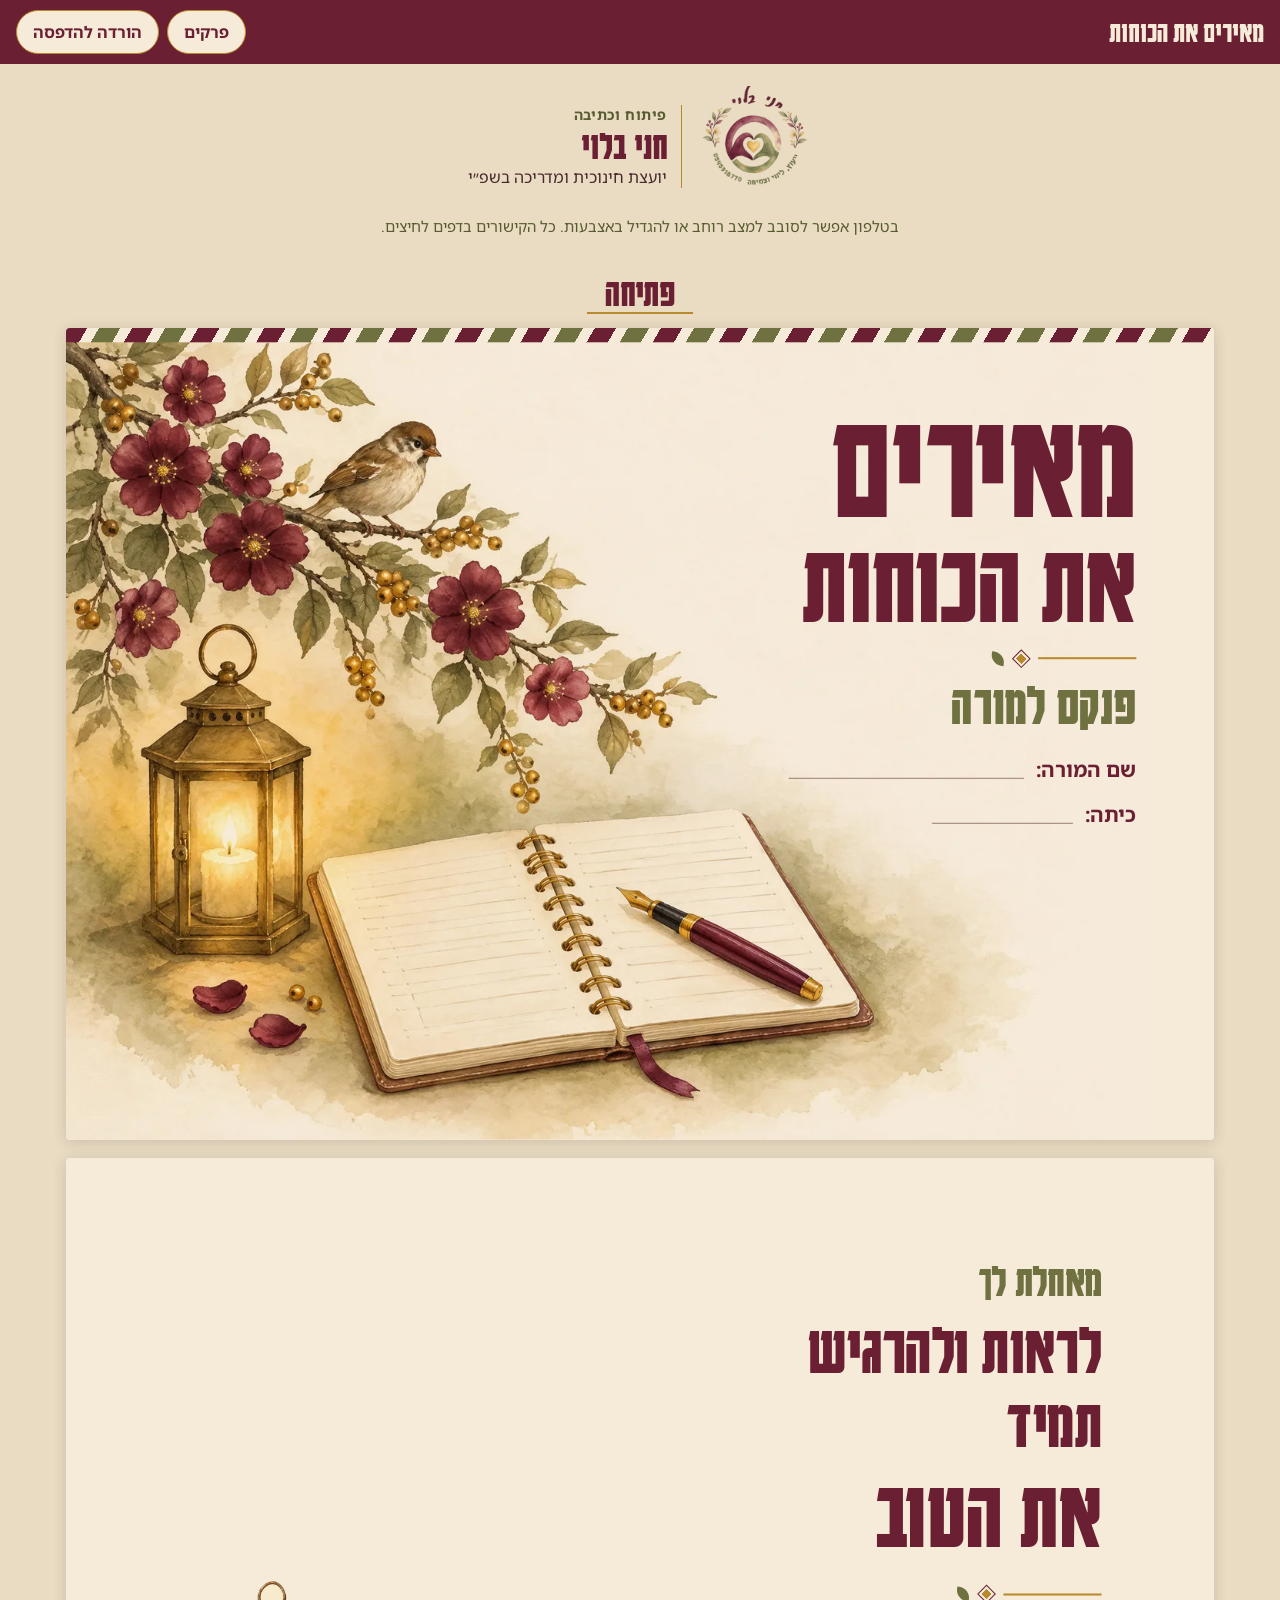
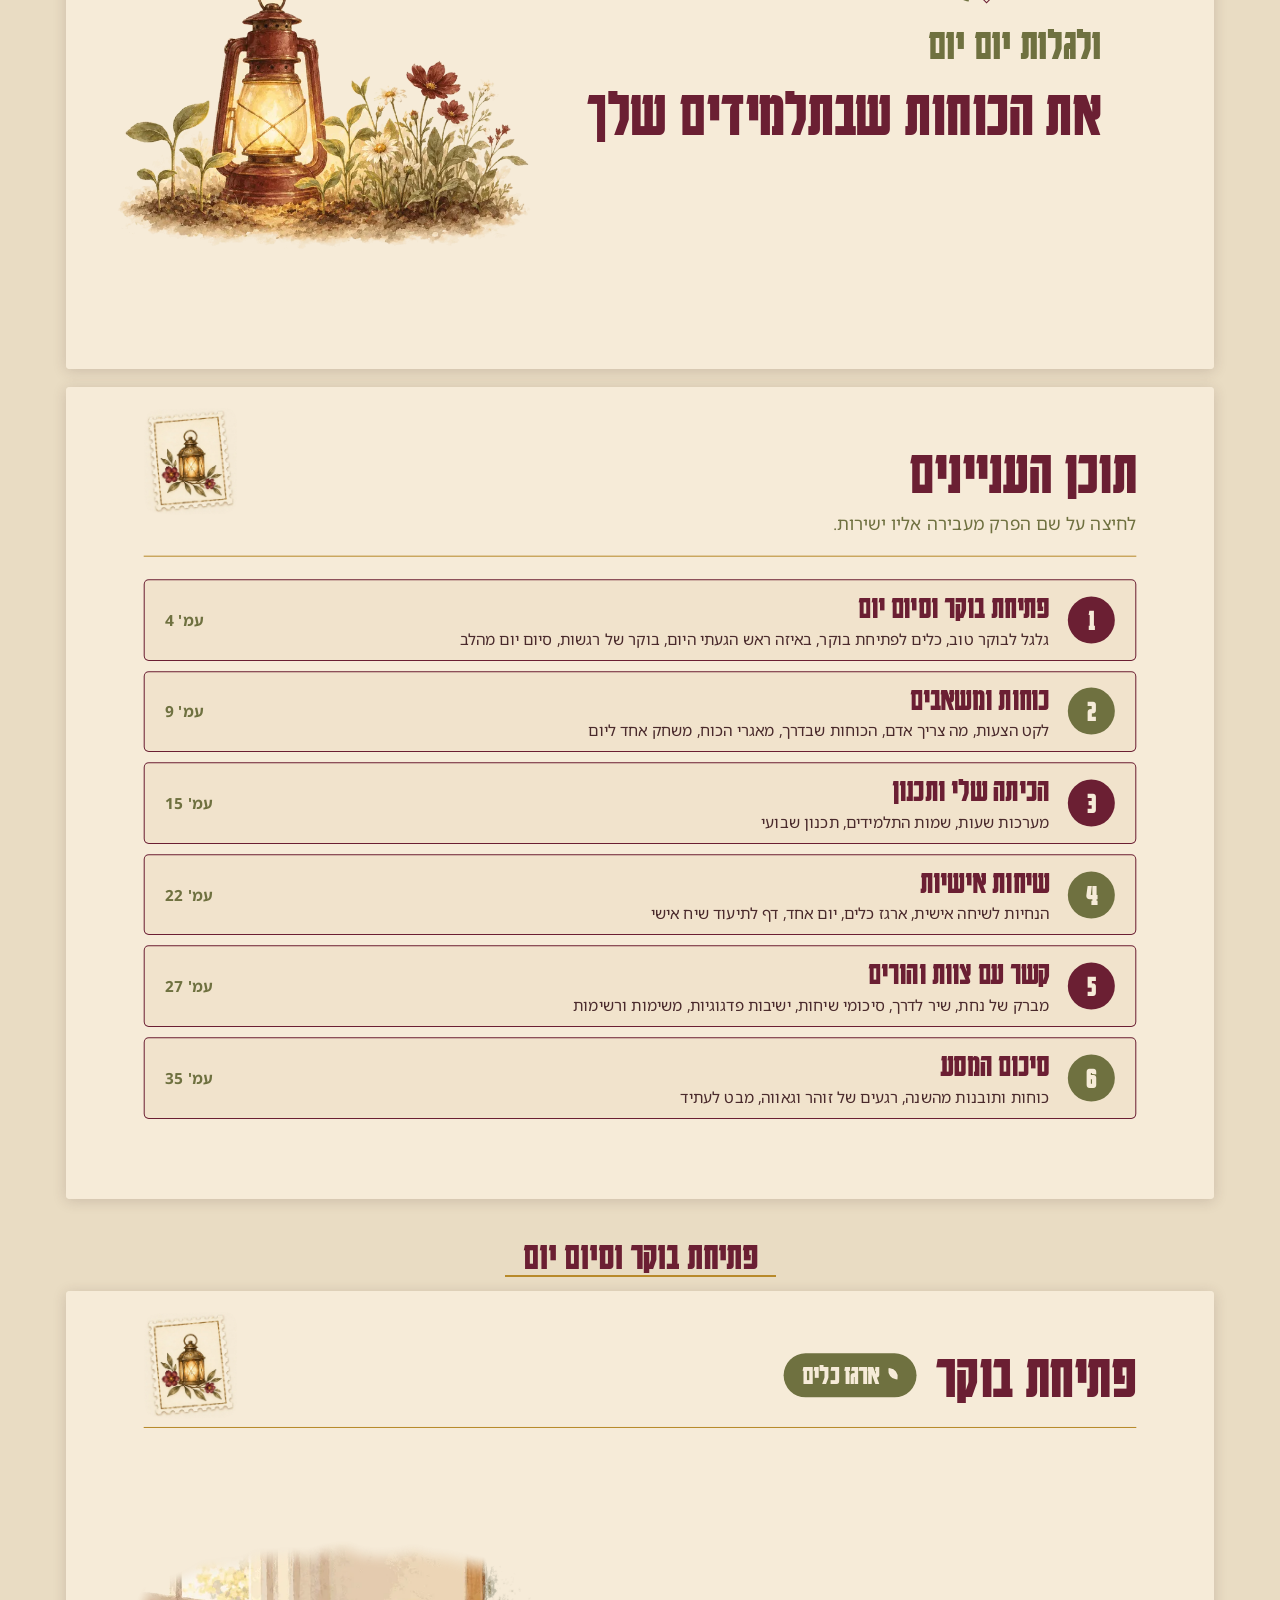
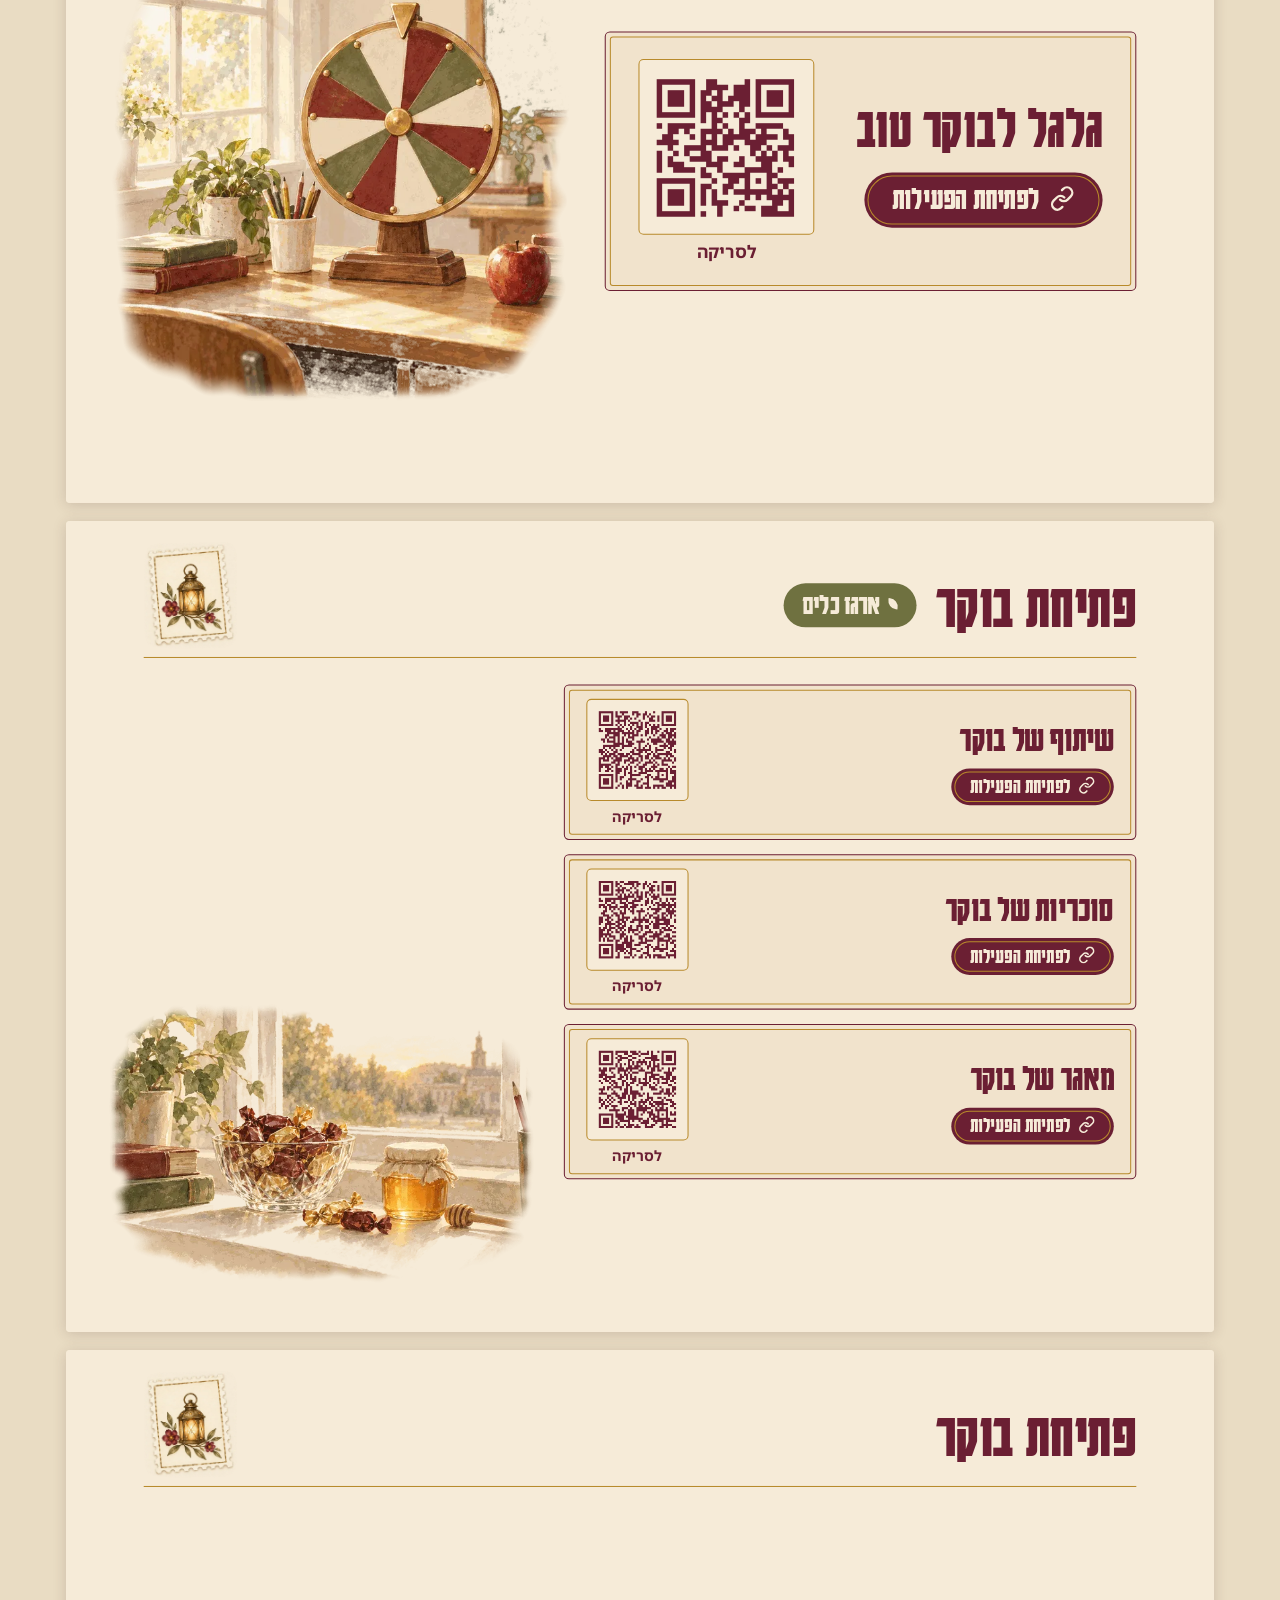
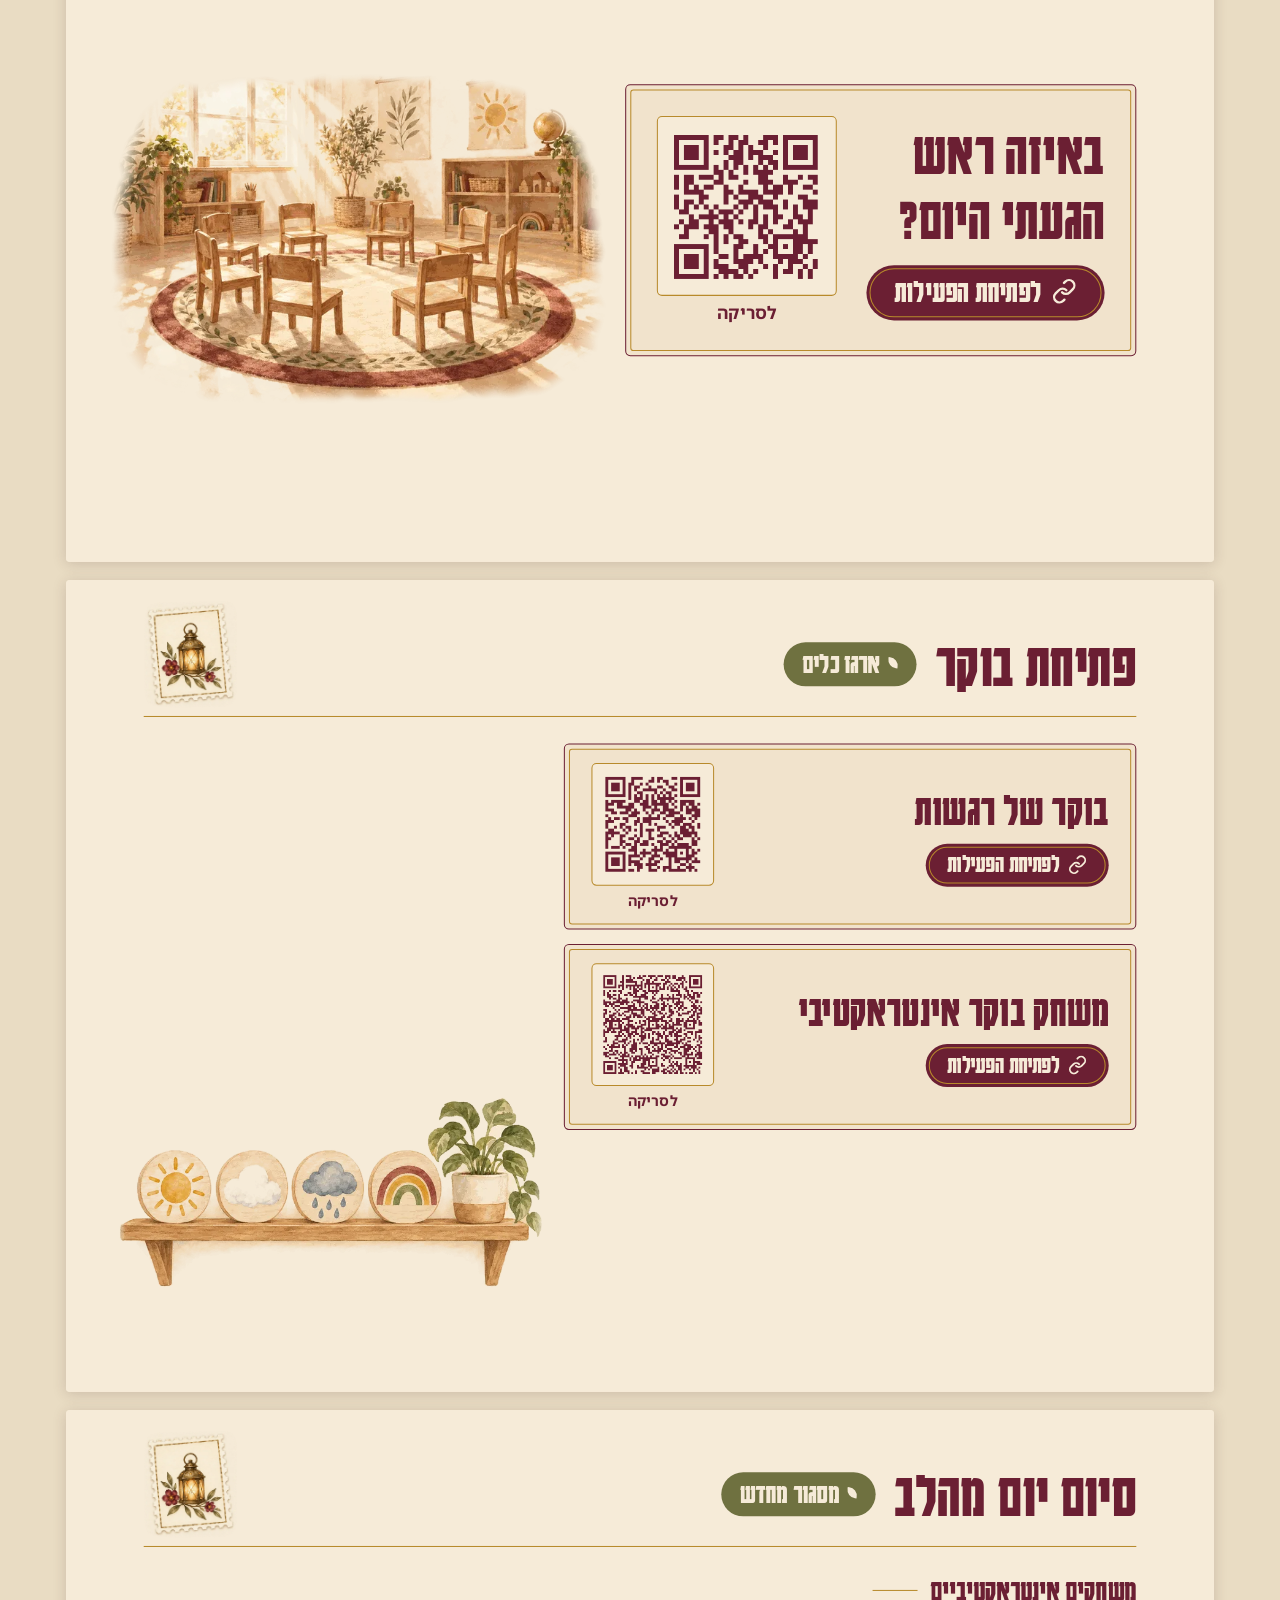
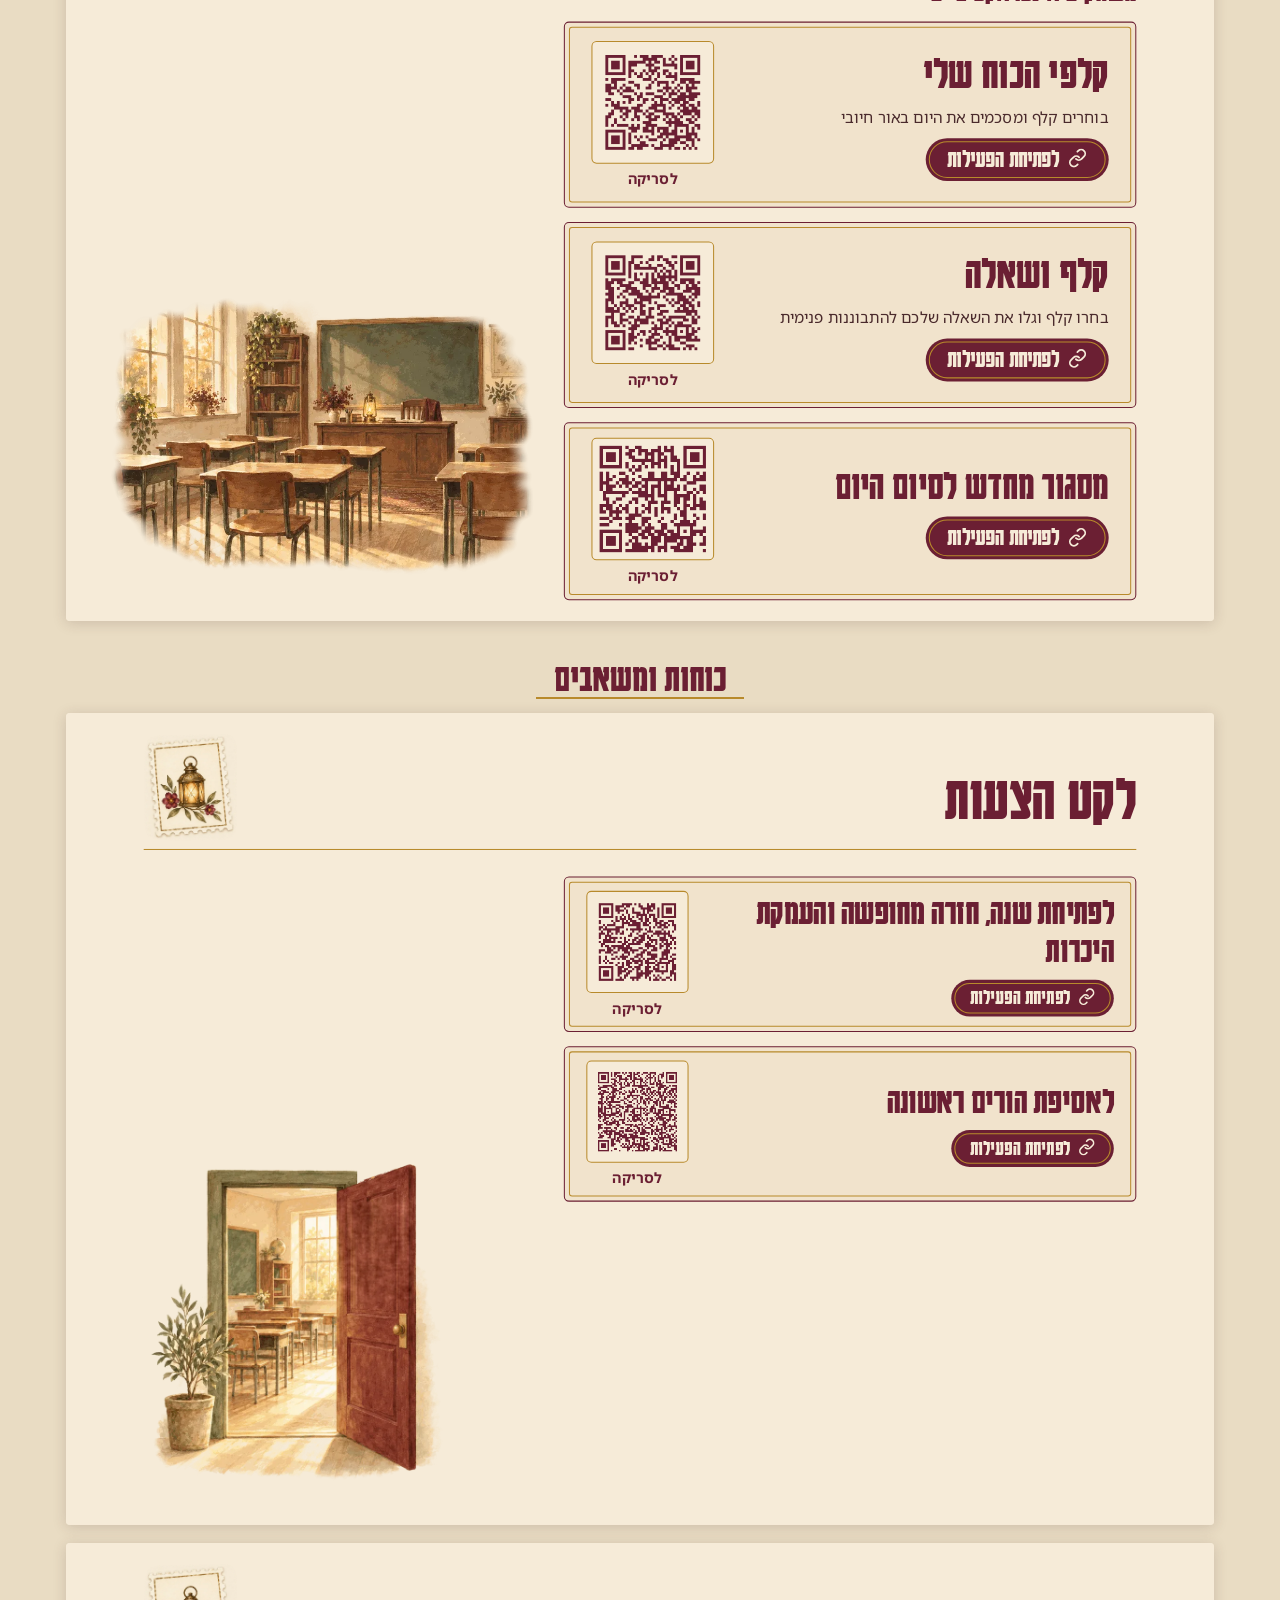
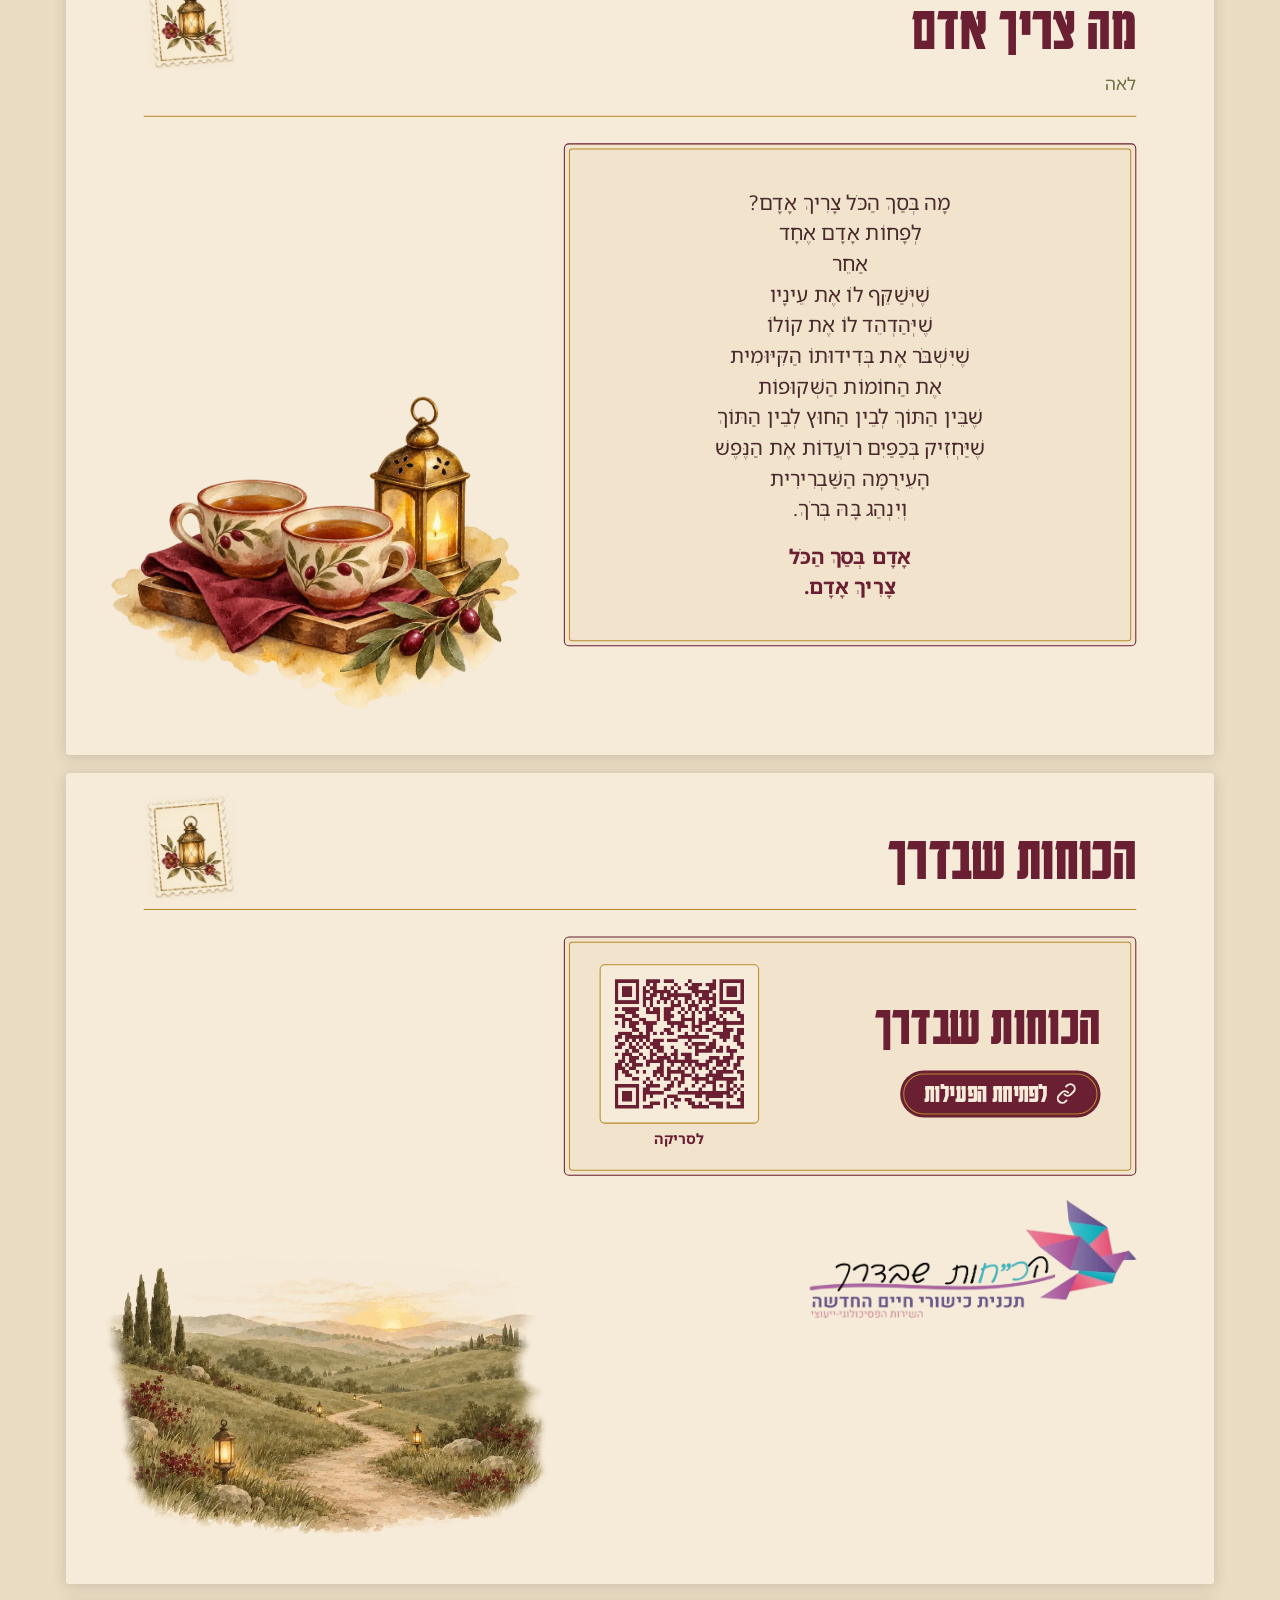
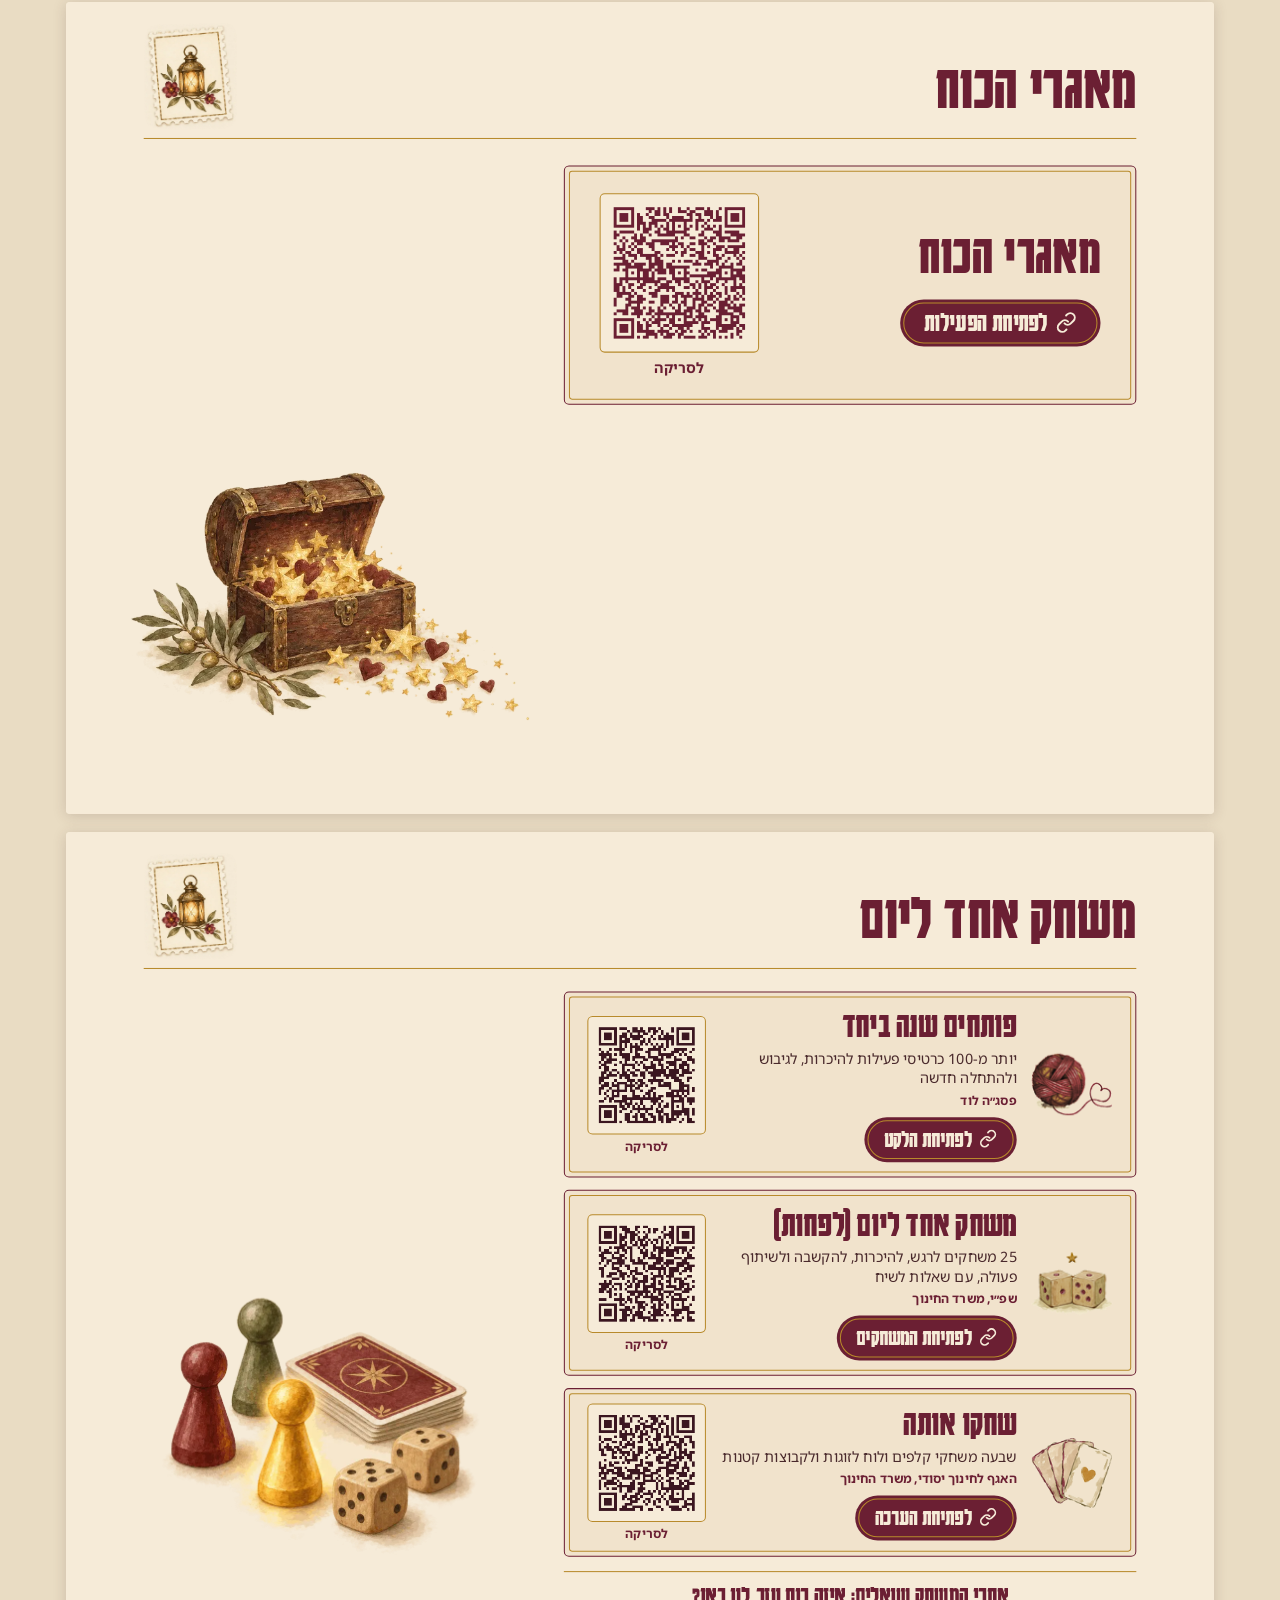
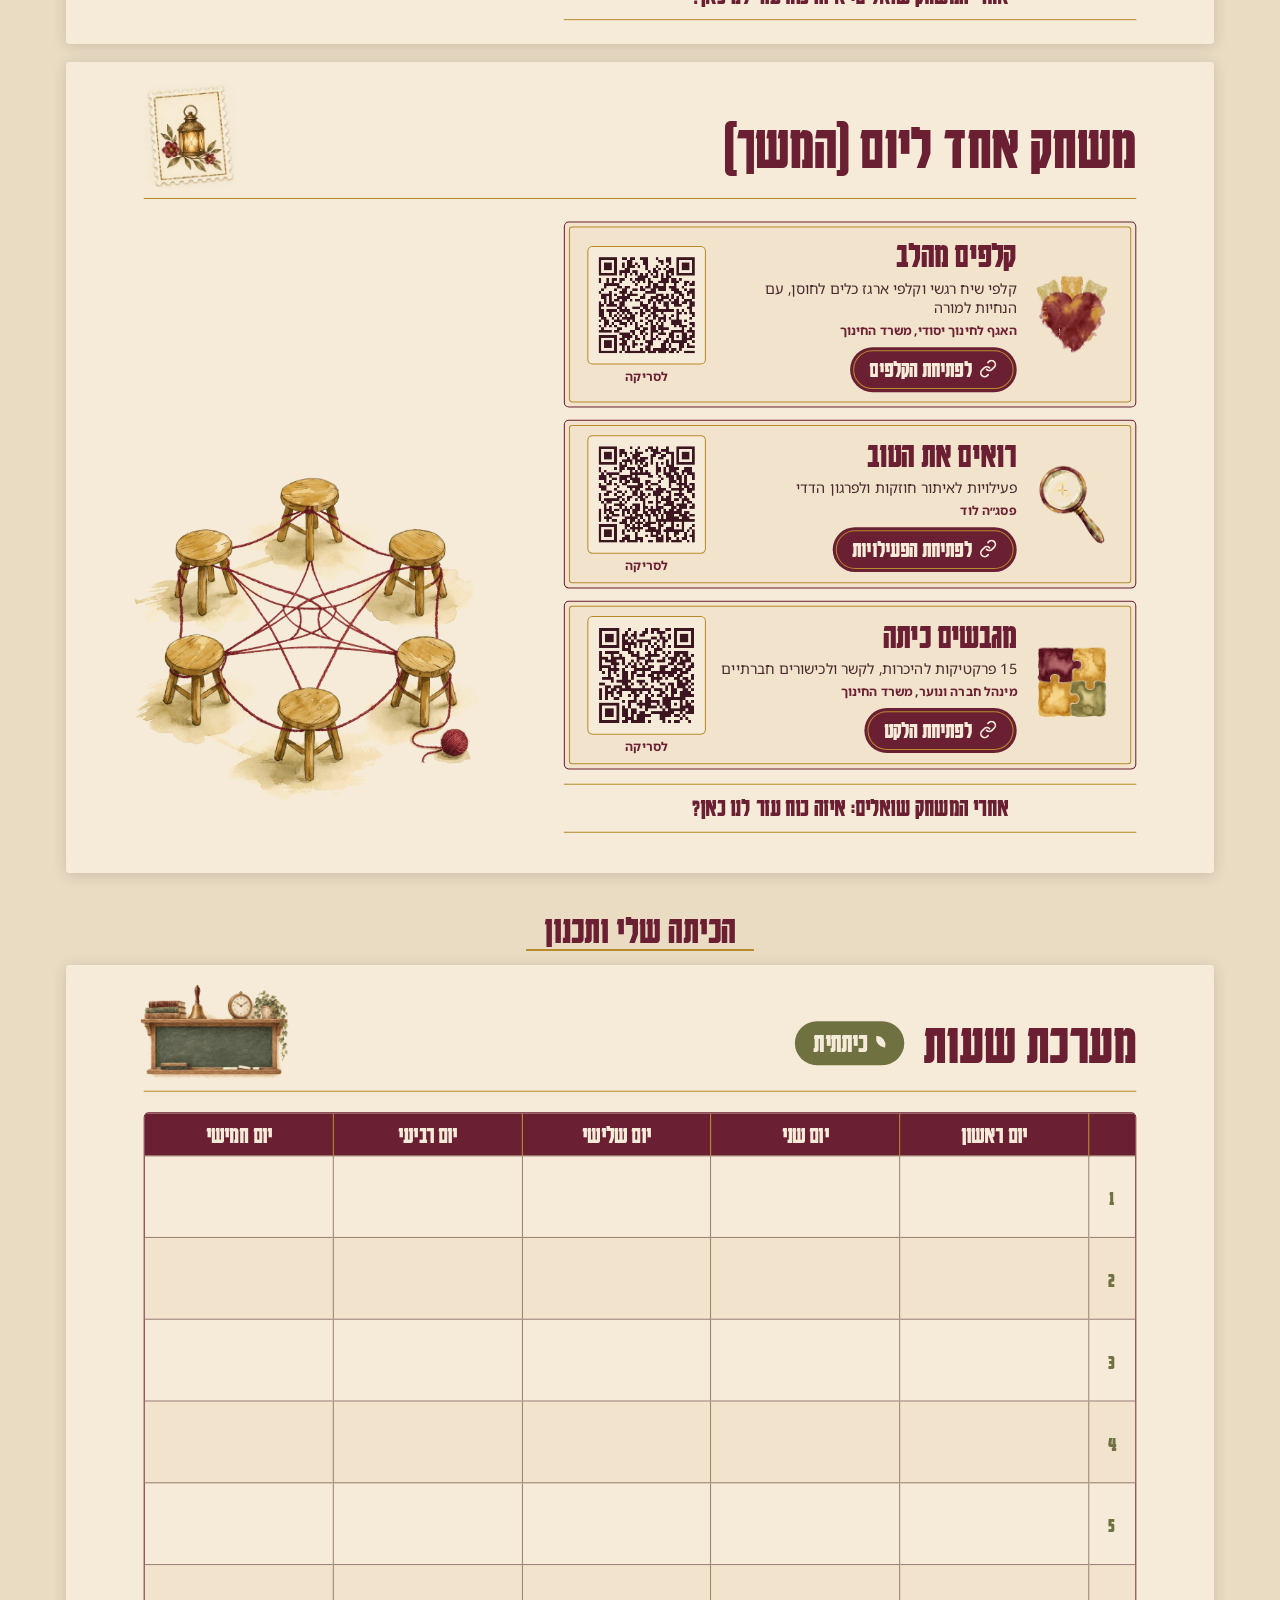
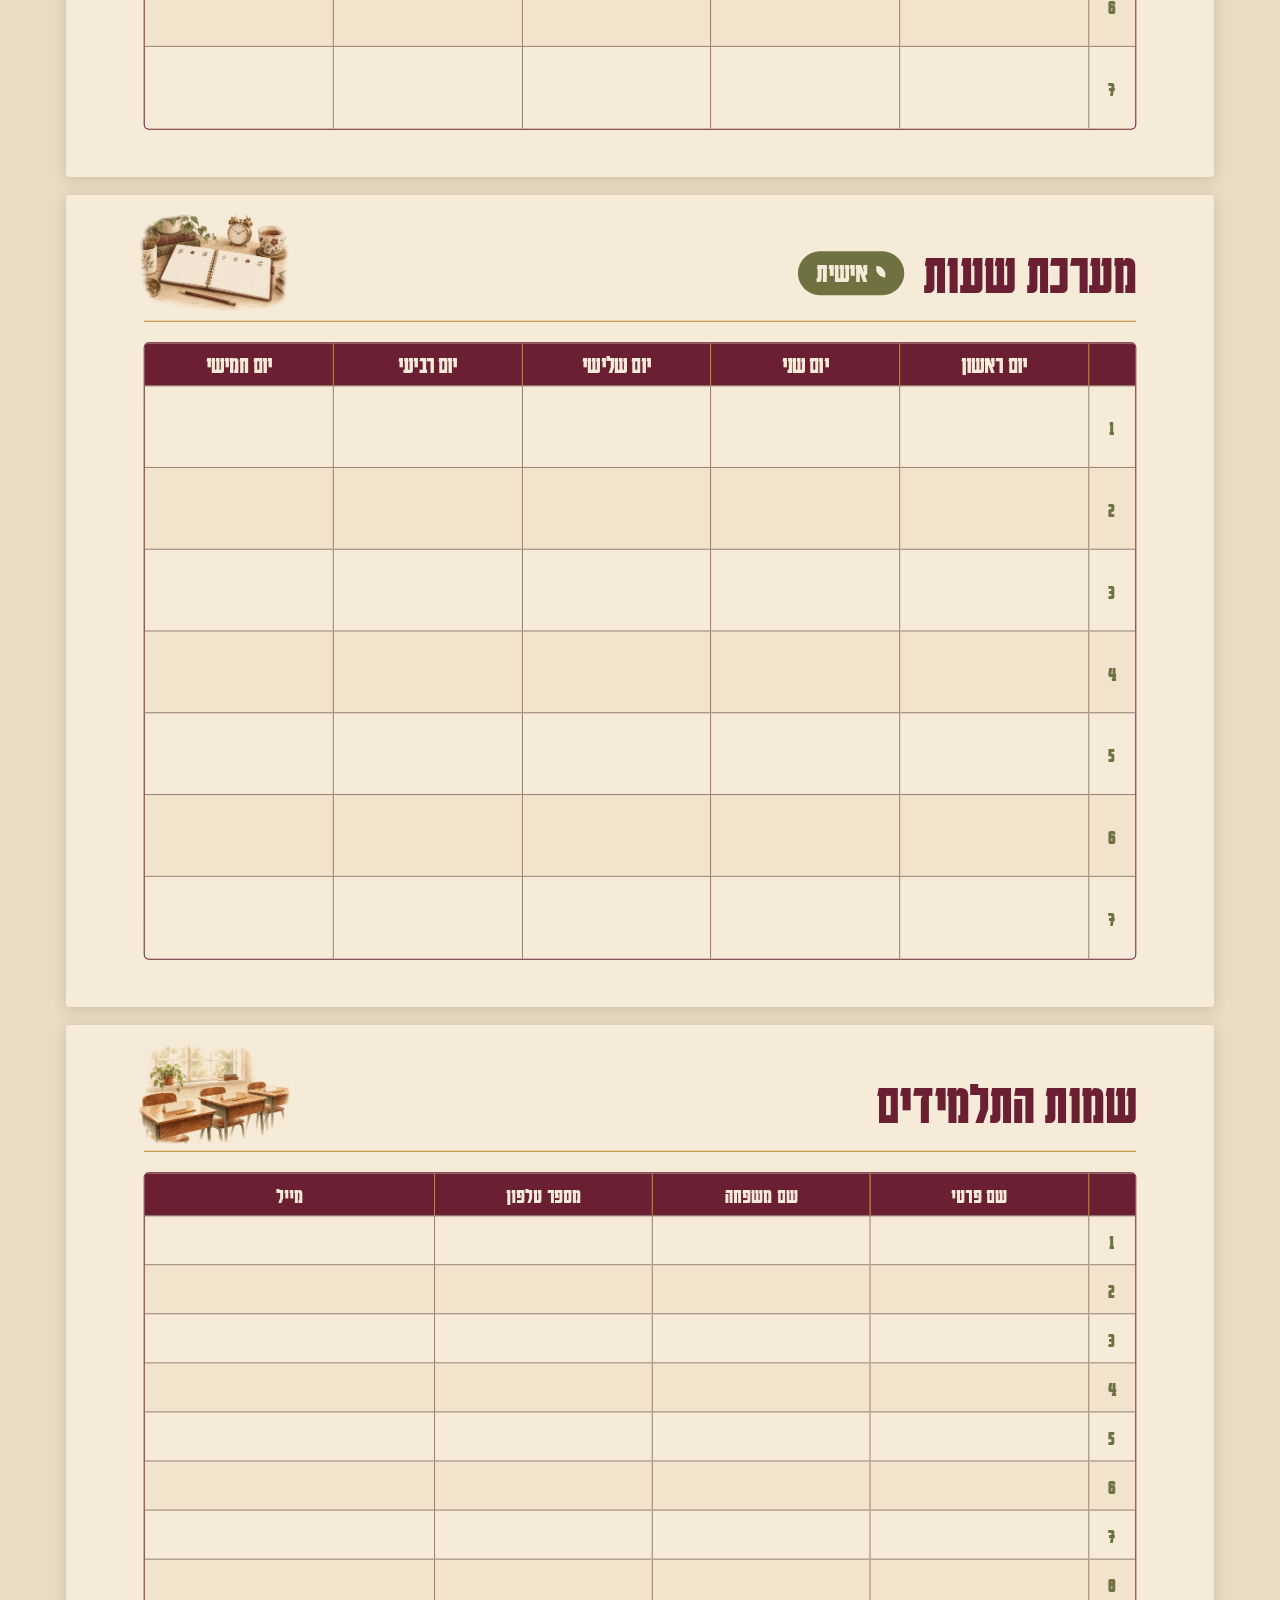
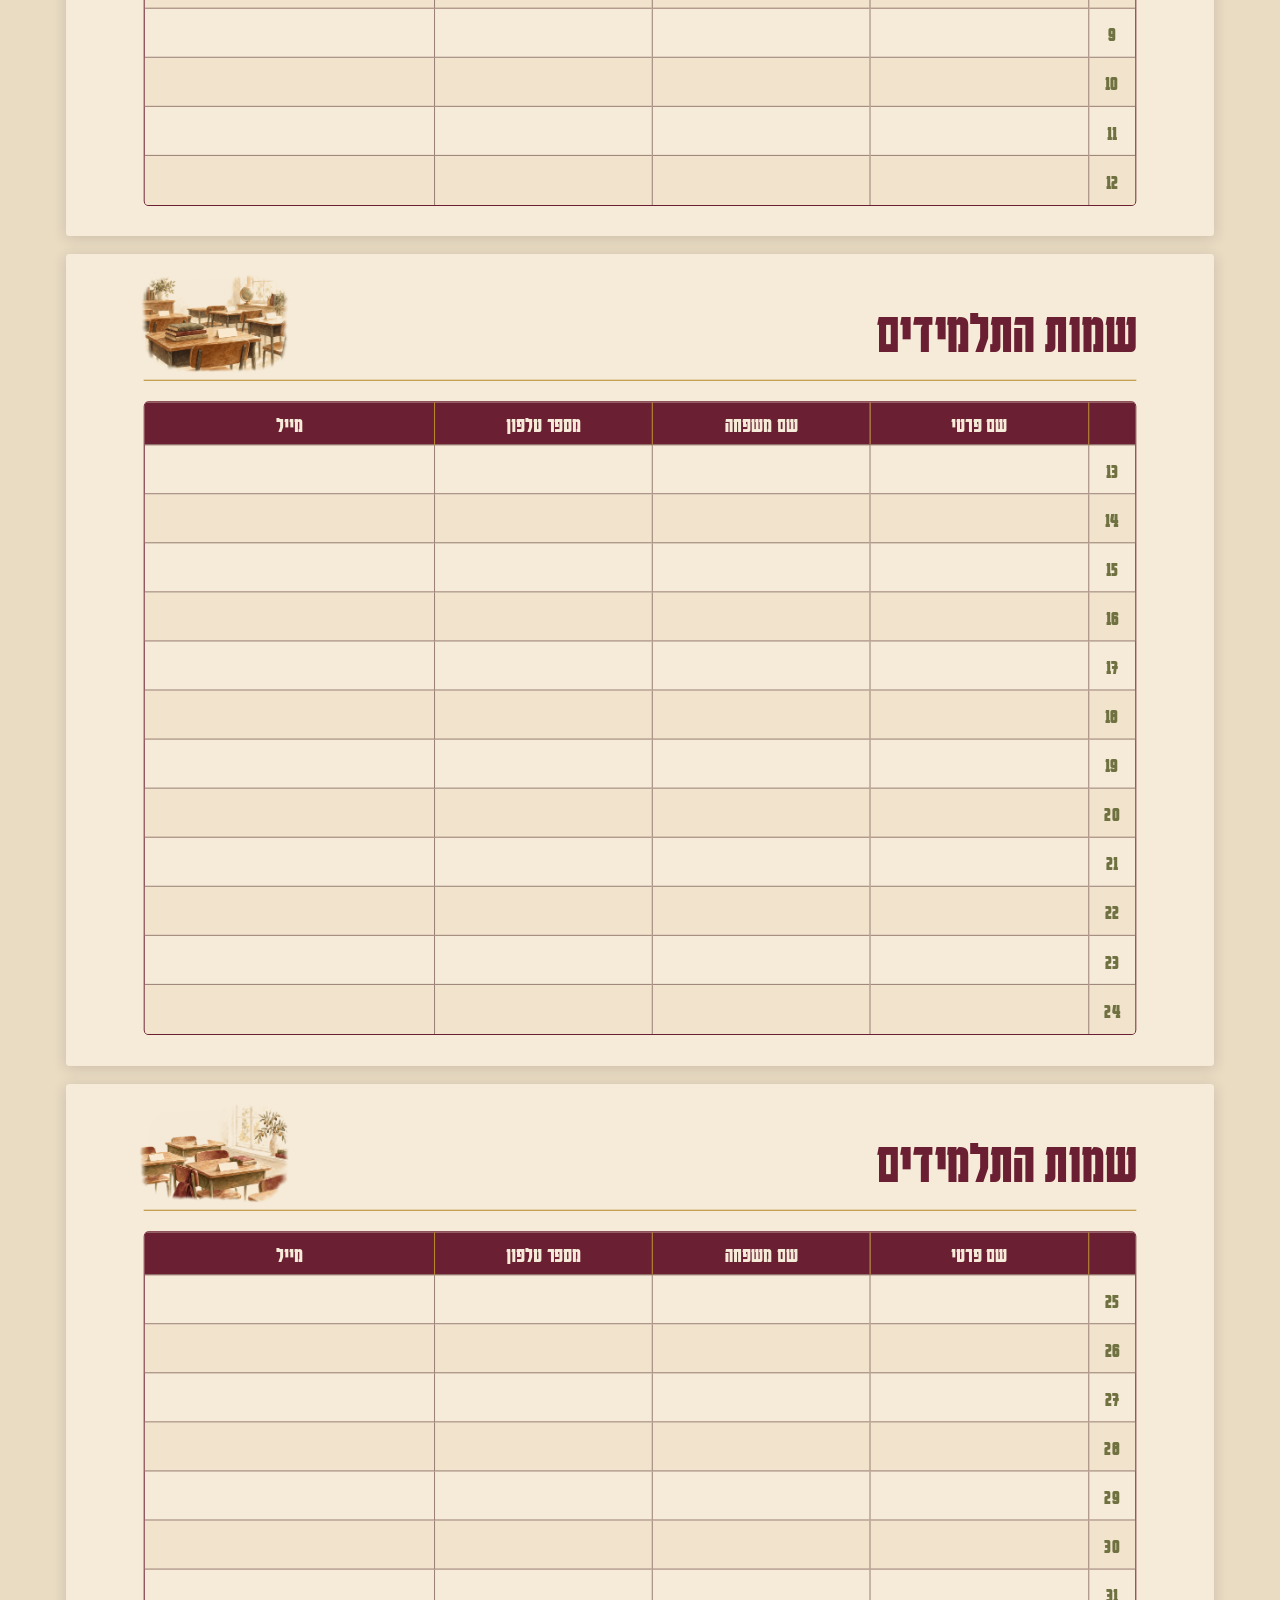
<file: index.html>
<!doctype html>
<html lang="he" dir="rtl">
<head>
<meta charset="utf-8">
<meta name="viewport" content="width=device-width, initial-scale=1">
<title>מאירים את הכוחות: פנקס למורה</title>
<meta name="description" content="פנקס למורה מאת חני בלוי, יועצת חינוכית ומדריכה בשפ״י: פתיחות בוקר, שיחות אישיות, כלים, שירים ודפי תיעוד לאורך השנה.">
<meta property="og:type" content="website">
<meta property="og:locale" content="he_IL">
<meta property="og:title" content="מאירים את הכוחות: פנקס למורה">
<meta property="og:description" content="פנקס למורה מאת חני בלוי, יועצת חינוכית ומדריכה בשפ״י: פתיחות בוקר, שיחות אישיות, כלים, שירים ודפי תיעוד לאורך השנה.">
<meta property="og:image" content="https://meirim-et-hakochot.vercel.app/og.jpg">
<meta property="og:image:secure_url" content="https://meirim-et-hakochot.vercel.app/og.jpg">
<meta property="og:image:type" content="image/jpeg">
<meta property="og:image:width" content="1200">
<meta property="og:image:height" content="630">
<meta property="og:url" content="https://meirim-et-hakochot.vercel.app/">
<meta property="og:site_name" content="מאירים את הכוחות">
<meta name="twitter:card" content="summary_large_image">
<meta name="twitter:image" content="https://meirim-et-hakochot.vercel.app/og.jpg">
<meta name="theme-color" content="#6b1f33">
<link rel="icon" href="img/c4fcf6742540a62b8436416627c393c3.webp">
<link rel="stylesheet" href="fonts/fonts.css">
<style>
*{box-sizing:border-box}
body{margin:0}
a{color:#6b1f33}a:hover{color:#7d1e18}

html{scroll-behavior:smooth;scroll-padding-top:72px}
body{background:#e9dcc3;color:#4a2a2c;font-family:'Noto Sans Hebrew',sans-serif}
.bar{position:sticky;top:0;z-index:10;display:flex;align-items:center;justify-content:space-between;gap:12px;padding:10px 16px;background:#6b1f33;color:#f6ebd8}
.bar h1{margin:0;font-family:'Karantina','Noto Sans Hebrew',sans-serif;font-weight:700;font-size:30px;line-height:1}
.bar .acts{display:flex;gap:8px}
.btn{display:inline-flex;align-items:center;gap:6px;min-height:44px;padding:0 16px;border-radius:999px;border:1px solid #b88a2b;background:#f6ebd8;color:#6b1f33;font:700 16px 'Noto Sans Hebrew',sans-serif;text-decoration:none;cursor:pointer}
.btn:hover{background:#fff7e8;color:#6b1f33}
nav.toc{display:none;position:fixed;top:64px;inset-inline-end:16px;z-index:11;background:#f6ebd8;border:1px solid #6b1f33;border-radius:5px;padding:8px 0;box-shadow:0 8px 24px rgba(74,42,44,.25)}
nav.toc.open{display:block}
nav.toc ul{margin:0;padding:0;list-style:none}
nav.toc a{display:block;padding:10px 20px;font-size:17px;font-weight:700;text-decoration:none;color:#6b1f33}
nav.toc a:hover{background:#f1e3cc}
main{max-width:1180px;margin:0 auto;padding:20px 16px 48px}
.credit{display:flex;align-items:center;justify-content:center;gap:10px;margin:2px auto 10px}
.credit img{flex:none;width:120px;height:120px}
.credit p{margin:0;display:flex;flex-direction:column;align-items:flex-start;padding-inline-start:14px;border-inline-start:1.5px solid #b88a2b}
.credit .k{font-size:14px;font-weight:700;letter-spacing:.6px;color:#595b30}
.credit strong{font-family:'Karantina','Noto Sans Hebrew',sans-serif;font-weight:700;font-size:40px;line-height:1.05;color:#6b1f33}
.credit .r{font-size:16px;color:#4a2a2c}
.hint{margin:0 0 12px;font-size:15px;color:#595b30;text-align:center}
.ch{margin:36px 0 14px;text-align:center;font-family:'Karantina','Noto Sans Hebrew',sans-serif;font-weight:700;font-size:40px;color:#6b1f33}
.ch span{display:inline-block;padding:0 18px;border-bottom:2px solid #b88a2b}
.sheet{margin:0 0 18px}
.frame{position:relative;width:100%;aspect-ratio:1123/794;overflow:hidden;border-radius:4px;box-shadow:0 2px 14px rgba(74,42,44,.18);background:#f6ebd8}
.scaler{position:absolute;top:0;right:0;width:1123px;height:794px;transform-origin:top right}
footer{text-align:center;padding:24px 16px 40px;font-size:14px;color:#595b30}
@media screen{.print-only{display:none}}
@page{size:1123px 794px;margin:0}
@media print{html,body{background:#fff}.bar,nav.toc,.hint,.credit,.ch,footer{display:none!important}main{max-width:none;margin:0;padding:0}.sheet{margin:0;break-after:page;break-inside:avoid}.sheet:last-of-type{break-after:auto}.frame{width:1123px;height:794px;aspect-ratio:auto;border-radius:0;box-shadow:none}.scaler{transform:none!important}*{-webkit-print-color-adjust:exact;print-color-adjust:exact}}
@media (max-width:600px){.bar h1{font-size:24px} .btn{padding:0 12px;font-size:14px} .ch{font-size:32px}}
</style>
</head>
<body>
<header class="bar">
<h1>מאירים את הכוחות</h1>
<div class="acts">
<button class="btn" id="tocBtn" aria-expanded="false" aria-controls="toc">פרקים</button>
<a class="btn" href="meirim-et-hakochot.pdf" download>הורדה להדפסה</a>
</div>
</header>
<nav class="toc" id="toc" aria-label="פרקי הפנקס"><ul><li><a href="#ch0">פתיחה</a></li><li><a href="#pg2">תוכן העניינים</a></li><li><a href="#ch1">פתיחת בוקר וסיום יום</a></li><li><a href="#ch2">כוחות ומשאבים</a></li><li><a href="#ch3">הכיתה שלי ותכנון</a></li><li><a href="#ch4">שיחות אישיות</a></li><li><a href="#ch5">קשר עם צוות והורים</a></li><li><a href="#ch6">סיכום המסע</a></li></ul></nav>
<main>
<div class="credit"><img src="img/logo-chani-palette.png" alt="הלוגו של חני בלוי: ייעוץ, ליווי וצמיחה" width="120" height="120"><p><span class="k">פיתוח וכתיבה</span><strong>חני בלוי</strong><span class="r">יועצת חינוכית ומדריכה בשפ״י</span></p></div>
<p class="hint">בטלפון אפשר לסובב למצב רוחב או להגדיל באצבעות. כל הקישורים בדפים לחיצים.</p>
<h2 class="ch" id="ch0"><span>פתיחה</span></h2><section class="sheet" id="pg0" aria-label="שער"><div class="frame"><div class="scaler"><div dir="rtl" style="direction: rtl; position: relative; width: 1123px; height: 794px; box-sizing: border-box; background: #f6ebd8; color: #4a2a2c; font-family: 'Noto Sans Hebrew','Rubik',sans-serif; overflow: hidden">
<img src="img/a8a3c71fea267fa14e63f6dec1b5bc2f.webp" alt="איור בצבעי מים: פנקס פתוח ועט, פנס דולק, ודרור על ענף פורח" style="position: absolute; left: 0; top: 0; width: 1054px; height: 794px">
<div aria-hidden="true" style="position: absolute; left: 0; right: 0; top: 0; height: 14px; background: repeating-linear-gradient(120deg, #6b1f33 0 18px, #f6ebd8 18px 28px, #6f7140 28px 46px, #f6ebd8 46px 56px)"></div>
<div style="position: absolute; right: 76px; top: 66px; width: 500px; display: flex; flex-direction: column; align-items: flex-start">
<h1 style="margin: 0; font-family: 'Karantina','Noto Sans Hebrew',sans-serif; font-weight: 700; color: #6b1f33; line-height: 0.88; white-space: nowrap">
<span style="display: block; font-size: 150px">מאירים</span>
<span style="display: block; font-size: 112px; margin-top: 2px">את הכוחות</span>
</h1>
<div aria-hidden="true" style="display: flex; align-items: center; gap: 10px; margin: 18px 0 10px">
<span style="width: 96px; border-top: 2px solid #b88a2b"></span>
<span aria-hidden="true" style="flex: none; box-sizing: border-box; width: 13px; height: 13px; padding: 2px; border: 1px solid #6b1f33; background: #b88a2b; background-clip: content-box; transform: rotate(45deg)"></span>
<span aria-hidden="true" style="flex: none; display: inline-block; width: 13px; height: 13px; background: #6f7140; border-radius: 0 85% 0 85%; transform: rotate(8deg)"></span>
</div>
<p style="margin: 0 0 22px; font-family: 'Karantina','Noto Sans Hebrew',sans-serif; font-weight: 700; font-size: 56px; line-height: 1; color: #6f7140">פנקס למורה</p>
<div style="display: flex; flex-direction: column; gap: 16px">
<div style="display: flex; align-items: flex-end; gap: 12px; width: 340px">
<span style="font-size: 20px; line-height: 28px; font-weight: 700; color: #6b1f33">שם המורה:</span>
<span aria-hidden="true" style="flex: 1; margin-bottom: 5px; border-bottom: 1px solid #9a8076"></span>
</div>
<div style="display: flex; align-items: flex-end; gap: 12px; width: 200px">
<span style="font-size: 20px; line-height: 28px; font-weight: 700; color: #6b1f33">כיתה:</span>
<span aria-hidden="true" style="flex: 1; margin-bottom: 5px; border-bottom: 1px solid #9a8076"></span>
</div>
</div>
</div>
<img class="print-only" src="img/0325bfbca5e617ce3c45b16af20805c5.webp" alt="חני בלוי: ייעוץ, ליווי וצמיחה" style="position: absolute; right: 70px; bottom: 30px; width: 160px; height: 152px">
</div></div></div></section><section class="sheet" id="pg1" aria-label="פתיחה אישית"><div class="frame"><div class="scaler"><div dir="rtl" style="direction: rtl; position: relative; width: 1123px; height: 794px; box-sizing: border-box; background: #f6ebd8; color: #4a2a2c; font-family: 'Noto Sans Hebrew','Rubik',sans-serif; overflow: hidden">
<img src="img/b7ec17ec30d6bbbf7b0265966126eb94.webp" alt="" aria-hidden="true" style="position: absolute; left: 44px; bottom: 110px; width: 420px; height: 280px">
<div style="position: absolute; right: 110px; top: 96px; width: 560px">
<p style="margin: 0px 0 0; font-family: 'Karantina','Noto Sans Hebrew',sans-serif; font-weight: 700; font-size: 44px; line-height: 1.08; color: #6f7140">מאחלת לך</p>
<p style="margin: 6px 0 0; font-family: 'Karantina','Noto Sans Hebrew',sans-serif; font-weight: 700; font-size: 68px; line-height: 1.08; color: #6b1f33">לראות ולהרגיש</p>
<p style="margin: 0px 0 0; font-family: 'Karantina','Noto Sans Hebrew',sans-serif; font-weight: 700; font-size: 68px; line-height: 1.08; color: #6b1f33">תמיד</p>
<p style="margin: 0px 0 0; font-family: 'Karantina','Noto Sans Hebrew',sans-serif; font-weight: 700; font-size: 96px; line-height: 1.08; color: #6b1f33">את הטוב</p>
<div aria-hidden="true" style="display: flex; align-items: center; gap: 10px; margin: 20px 0 18px">
<span style="width: 96px; border-top: 2px solid #b88a2b"></span>
<span aria-hidden="true" style="flex: none; box-sizing: border-box; width: 13px; height: 13px; padding: 2px; border: 1px solid #6b1f33; background: #b88a2b; background-clip: content-box; transform: rotate(45deg)"></span>
<span aria-hidden="true" style="flex: none; display: inline-block; width: 13px; height: 13px; background: #6f7140; border-radius: 0 85% 0 85%; transform: rotate(8deg)"></span>
</div>
<p style="margin: 0px 0 0; font-family: 'Karantina','Noto Sans Hebrew',sans-serif; font-weight: 700; font-size: 44px; line-height: 1.08; color: #6f7140">ולגלות יום יום</p>
<p style="margin: 6px 0 0; font-family: 'Karantina','Noto Sans Hebrew',sans-serif; font-weight: 700; font-size: 66px; line-height: 1.08; color: #6b1f33">את הכוחות שבתלמידים שלך</p>
</div>
</div></div></div></section><section class="sheet" id="pg2" aria-label="תוכן העניינים"><div class="frame"><div class="scaler"><div dir="rtl" style="direction: rtl; position: relative; width: 1123px; height: 794px; box-sizing: border-box; background: #f6ebd8; color: #4a2a2c; font-family: 'Noto Sans Hebrew','Rubik',sans-serif; overflow: hidden; padding: 0 76px">
<header style="position: relative; padding: 50px 0 18px; border-bottom: 1.5px solid #b88a2b; margin-bottom: 22px">
<div style="display: flex; align-items: center; gap: 18px; padding-inline-end: 110px">
<h1 style="margin: 0; font-family: 'Karantina','Noto Sans Hebrew',sans-serif; font-weight: 700; font-size: 62px; line-height: 1.05; color: #6b1f33">תוכן העניינים</h1>
</div>
<p style="margin: 6px 0 0; font-size: 17px; line-height: 26px; color: #6f7140">לחיצה על שם הפרק מעבירה אליו ישירות.</p>
<img src="img/c4fcf6742540a62b8436416627c393c3.webp" alt="" aria-hidden="true" style="position: absolute; inset-inline-end: 0; top: 20px; width: 92px; height: 106px">
</header>
<nav aria-label="פרקי הפנקס" style="display: flex; flex-direction: column; gap: 10px">
<a href="#pg3" style="display: flex; align-items: center; gap: 18px; box-sizing: border-box; min-height: 78px; padding: 10px 20px; background: #f1e3cc; border: 1px solid #6b1f33; border-radius: 5px; text-decoration: none; color: #4a2a2c">
<span style="flex: none; display: flex; align-items: center; justify-content: center; width: 46px; height: 46px; border-radius: 999px; background: #6b1f33; color: #f6ebd8; font-family: 'Karantina','Noto Sans Hebrew',sans-serif; font-weight: 700; font-size: 30px; line-height: 1">1</span>
<span style="flex: 1; display: flex; flex-direction: column; gap: 2px"><span style="font-family: 'Karantina','Noto Sans Hebrew',sans-serif; font-weight: 700; font-size: 32px; line-height: 1.05; color: #6b1f33">פתיחת בוקר וסיום יום</span><span style="font-size: 15px; line-height: 22px">גלגל לבוקר טוב, כלים לפתיחת בוקר, באיזה ראש הגעתי היום, בוקר של רגשות, סיום יום מהלב</span></span>
<span style="flex: none; font-size: 15px; font-weight: 700; color: #6f7140">עמ' 4</span>
</a>
<a href="#pg8" style="display: flex; align-items: center; gap: 18px; box-sizing: border-box; min-height: 78px; padding: 10px 20px; background: #f1e3cc; border: 1px solid #6b1f33; border-radius: 5px; text-decoration: none; color: #4a2a2c">
<span style="flex: none; display: flex; align-items: center; justify-content: center; width: 46px; height: 46px; border-radius: 999px; background: #6f7140; color: #f6ebd8; font-family: 'Karantina','Noto Sans Hebrew',sans-serif; font-weight: 700; font-size: 30px; line-height: 1">2</span>
<span style="flex: 1; display: flex; flex-direction: column; gap: 2px"><span style="font-family: 'Karantina','Noto Sans Hebrew',sans-serif; font-weight: 700; font-size: 32px; line-height: 1.05; color: #6b1f33">כוחות ומשאבים</span><span style="font-size: 15px; line-height: 22px">לקט הצעות, מה צריך אדם, הכוחות שבדרך, מאגרי הכוח, משחק אחד ליום</span></span>
<span style="flex: none; font-size: 15px; font-weight: 700; color: #6f7140">עמ' 9</span>
</a>
<a href="#pg14" style="display: flex; align-items: center; gap: 18px; box-sizing: border-box; min-height: 78px; padding: 10px 20px; background: #f1e3cc; border: 1px solid #6b1f33; border-radius: 5px; text-decoration: none; color: #4a2a2c">
<span style="flex: none; display: flex; align-items: center; justify-content: center; width: 46px; height: 46px; border-radius: 999px; background: #6b1f33; color: #f6ebd8; font-family: 'Karantina','Noto Sans Hebrew',sans-serif; font-weight: 700; font-size: 30px; line-height: 1">3</span>
<span style="flex: 1; display: flex; flex-direction: column; gap: 2px"><span style="font-family: 'Karantina','Noto Sans Hebrew',sans-serif; font-weight: 700; font-size: 32px; line-height: 1.05; color: #6b1f33">הכיתה שלי ותכנון</span><span style="font-size: 15px; line-height: 22px">מערכות שעות, שמות התלמידים, תכנון שבועי</span></span>
<span style="flex: none; font-size: 15px; font-weight: 700; color: #6f7140">עמ' 15</span>
</a>
<a href="#pg21" style="display: flex; align-items: center; gap: 18px; box-sizing: border-box; min-height: 78px; padding: 10px 20px; background: #f1e3cc; border: 1px solid #6b1f33; border-radius: 5px; text-decoration: none; color: #4a2a2c">
<span style="flex: none; display: flex; align-items: center; justify-content: center; width: 46px; height: 46px; border-radius: 999px; background: #6f7140; color: #f6ebd8; font-family: 'Karantina','Noto Sans Hebrew',sans-serif; font-weight: 700; font-size: 30px; line-height: 1">4</span>
<span style="flex: 1; display: flex; flex-direction: column; gap: 2px"><span style="font-family: 'Karantina','Noto Sans Hebrew',sans-serif; font-weight: 700; font-size: 32px; line-height: 1.05; color: #6b1f33">שיחות אישיות</span><span style="font-size: 15px; line-height: 22px">הנחיות לשיחה אישית, ארגז כלים, יום אחד, דף לתיעוד שיח אישי</span></span>
<span style="flex: none; font-size: 15px; font-weight: 700; color: #6f7140">עמ' 22</span>
</a>
<a href="#pg26" style="display: flex; align-items: center; gap: 18px; box-sizing: border-box; min-height: 78px; padding: 10px 20px; background: #f1e3cc; border: 1px solid #6b1f33; border-radius: 5px; text-decoration: none; color: #4a2a2c">
<span style="flex: none; display: flex; align-items: center; justify-content: center; width: 46px; height: 46px; border-radius: 999px; background: #6b1f33; color: #f6ebd8; font-family: 'Karantina','Noto Sans Hebrew',sans-serif; font-weight: 700; font-size: 30px; line-height: 1">5</span>
<span style="flex: 1; display: flex; flex-direction: column; gap: 2px"><span style="font-family: 'Karantina','Noto Sans Hebrew',sans-serif; font-weight: 700; font-size: 32px; line-height: 1.05; color: #6b1f33">קשר עם צוות והורים</span><span style="font-size: 15px; line-height: 22px">מברק של נחת, שיר לדרך, סיכומי שיחות, ישיבות פדגוגיות, משימות ורשימות</span></span>
<span style="flex: none; font-size: 15px; font-weight: 700; color: #6f7140">עמ' 27</span>
</a>
<a href="#pg34" style="display: flex; align-items: center; gap: 18px; box-sizing: border-box; min-height: 78px; padding: 10px 20px; background: #f1e3cc; border: 1px solid #6b1f33; border-radius: 5px; text-decoration: none; color: #4a2a2c">
<span style="flex: none; display: flex; align-items: center; justify-content: center; width: 46px; height: 46px; border-radius: 999px; background: #6f7140; color: #f6ebd8; font-family: 'Karantina','Noto Sans Hebrew',sans-serif; font-weight: 700; font-size: 30px; line-height: 1">6</span>
<span style="flex: 1; display: flex; flex-direction: column; gap: 2px"><span style="font-family: 'Karantina','Noto Sans Hebrew',sans-serif; font-weight: 700; font-size: 32px; line-height: 1.05; color: #6b1f33">סיכום המסע</span><span style="font-size: 15px; line-height: 22px">כוחות ותובנות מהשנה, רגעים של זוהר וגאווה, מבט לעתיד</span></span>
<span style="flex: none; font-size: 15px; font-weight: 700; color: #6f7140">עמ' 35</span>
</a>
</nav>
</div></div></div></section><h2 class="ch" id="ch1"><span>פתיחת בוקר וסיום יום</span></h2><section class="sheet" id="pg3" aria-label="פתיחת בוקר: גלגל לבוקר טוב"><div class="frame"><div class="scaler"><div dir="rtl" style="direction: rtl; position: relative; width: 1123px; height: 794px; box-sizing: border-box; background: #f6ebd8; color: #4a2a2c; font-family: 'Noto Sans Hebrew','Rubik',sans-serif; overflow: hidden; padding: 0 76px">
<img loading="lazy" decoding="async" src="img/136372c71a0b1f3b0265db7437808643.webp" alt="" aria-hidden="true" style="position: absolute; left: 40px; bottom: 96px; width: 460px; height: 460px">
<header style="position: relative; padding: 50px 0 18px; border-bottom: 1.5px solid #b88a2b; margin-bottom: 26px">
<div style="display: flex; align-items: center; gap: 18px; padding-inline-end: 110px">
<h1 style="margin: 0; font-family: 'Karantina','Noto Sans Hebrew',sans-serif; font-weight: 700; font-size: 62px; line-height: 1.05; color: #6b1f33">פתיחת בוקר</h1>
<span style="display: inline-flex; align-items: center; gap: 8px; padding: 6px 18px 9px; border-radius: 999px; background: #6f7140; color: #f6ebd8; font-family: 'Karantina','Noto Sans Hebrew',sans-serif; font-weight: 700; font-size: 28px; line-height: 1"><span aria-hidden="true" style="flex: none; display: inline-block; width: 10px; height: 10px; background: #f6ebd8; border-radius: 0 85% 0 85%; transform: rotate(8deg)"></span>ארגז כלים</span>
</div>

<img loading="lazy" decoding="async" src="img/c4fcf6742540a62b8436416627c393c3.webp" alt="" aria-hidden="true" style="position: absolute; inset-inline-end: 0; top: 20px; width: 92px; height: 106px">
</header>
<div style="position: relative; width: 520px; min-height: 600px; display: flex; flex-direction: column; justify-content: center; gap: 14px">
<section style="position: relative; box-sizing: border-box; background: #f1e3cc; border: 1px solid #6b1f33; border-radius: 5px; ">
<div aria-hidden="true" style="position: absolute; inset: 4px; border: 1px solid #b88a2b; border-radius: 3px; pointer-events: none"></div>

<div style="position: relative; display: flex; align-items: center; justify-content: space-between; gap: 22px; padding: 26px 32px">
<div style="display: flex; flex-direction: column; align-items: flex-start; gap: 14px">
<h2 style="margin: 0; font-family: 'Karantina','Noto Sans Hebrew',sans-serif; font-weight: 700; font-size: 58px; line-height: 1.05; color: #6b1f33">גלגל לבוקר טוב</h2>

<a target="_blank" rel="noopener" href="https://gamemick.com/game/c/wheel?c=[base64]" style="position: relative; display: inline-flex; align-items: center; gap: 10px; height: 54px; padding: 0 27px 3px; border-radius: 999px; background: #6b1f33; color: #f6ebd8; font-family: 'Karantina','Noto Sans Hebrew',sans-serif; font-weight: 700; font-size: 31px; line-height: 1; text-decoration: none; white-space: nowrap">
<span aria-hidden="true" style="position: absolute; inset: 3px; border: 1px solid #b88a2b; border-radius: 999px"></span>
<svg aria-hidden="true" width="25" height="25" viewBox="0 0 24 24" fill="none" stroke="currentColor" stroke-width="2.2" stroke-linecap="round" stroke-linejoin="round" style="flex: none"><path d="M10 13a5 5 0 0 0 7.07 0l3-3a5 5 0 0 0-7.07-7.07l-1.2 1.2"></path><path d="M14 11a5 5 0 0 0-7.07 0l-3 3a5 5 0 0 0 7.07 7.07l1.2-1.2"></path></svg>
<span style="position: relative">לפתיחת הפעילות</span>
</a>
</div>
<div style="flex: none; display: flex; flex-direction: column; align-items: center; gap: 6px">
<div style="box-sizing: border-box; width: 172px; height: 172px; padding: 8px; background: #f6ebd8; border: 1px solid #b88a2b; border-radius: 5px">
<img loading="lazy" decoding="async" src="img/a3a39fc90bd9e9cdad55adff5a85f441.png" alt="קוד QR" style="display: block; width: 156px; height: 156px">
</div>
<span style="font-size: 17px; line-height: 22px; font-weight: 700; color: #6b1f33">לסריקה</span>
</div>
</div>
</section>
</div>
</div></div></div></section><section class="sheet" id="pg4" aria-label="פתיחת בוקר: ארגז כלים"><div class="frame"><div class="scaler"><div dir="rtl" style="direction: rtl; position: relative; width: 1123px; height: 794px; box-sizing: border-box; background: #f6ebd8; color: #4a2a2c; font-family: 'Noto Sans Hebrew','Rubik',sans-serif; overflow: hidden; padding: 0 76px">
<img loading="lazy" decoding="async" src="img/16d70cd5bd5e468d315e3232b8318e42.webp" alt="" aria-hidden="true" style="position: absolute; left: 40px; bottom: 44px; width: 420px; height: 280px">
<header style="position: relative; padding: 50px 0 18px; border-bottom: 1.5px solid #b88a2b; margin-bottom: 26px">
<div style="display: flex; align-items: center; gap: 18px; padding-inline-end: 110px">
<h1 style="margin: 0; font-family: 'Karantina','Noto Sans Hebrew',sans-serif; font-weight: 700; font-size: 62px; line-height: 1.05; color: #6b1f33">פתיחת בוקר</h1>
<span style="display: inline-flex; align-items: center; gap: 8px; padding: 6px 18px 9px; border-radius: 999px; background: #6f7140; color: #f6ebd8; font-family: 'Karantina','Noto Sans Hebrew',sans-serif; font-weight: 700; font-size: 28px; line-height: 1"><span aria-hidden="true" style="flex: none; display: inline-block; width: 10px; height: 10px; background: #f6ebd8; border-radius: 0 85% 0 85%; transform: rotate(8deg)"></span>ארגז כלים</span>
</div>

<img loading="lazy" decoding="async" src="img/c4fcf6742540a62b8436416627c393c3.webp" alt="" aria-hidden="true" style="position: absolute; inset-inline-end: 0; top: 20px; width: 92px; height: 106px">
</header>
<div style="position: relative; width: 560px; display: flex; flex-direction: column; gap: 14px">
<section style="position: relative; box-sizing: border-box; background: #f1e3cc; border: 1px solid #6b1f33; border-radius: 5px; ">
<div aria-hidden="true" style="position: absolute; inset: 4px; border: 1px solid #b88a2b; border-radius: 3px; pointer-events: none"></div>

<div style="position: relative; display: flex; align-items: center; justify-content: space-between; gap: 18px; padding: 13px 21px">
<div style="display: flex; flex-direction: column; align-items: flex-start; gap: 10px">
<h2 style="margin: 0; font-family: 'Karantina','Noto Sans Hebrew',sans-serif; font-weight: 700; font-size: 36px; line-height: 1.05; color: #6b1f33">שיתוף של בוקר</h2>

<a target="_blank" rel="noopener" href="https://drive.google.com/file/d/1prs7R2acEIyrEB6Q7Tf9AUZl2hTGGuqL/view?usp=sharing" style="position: relative; display: inline-flex; align-items: center; gap: 8px; height: 36px; padding: 0 18px 2px; border-radius: 999px; background: #6b1f33; color: #f6ebd8; font-family: 'Karantina','Noto Sans Hebrew',sans-serif; font-weight: 700; font-size: 21px; line-height: 1; text-decoration: none; white-space: nowrap">
<span aria-hidden="true" style="position: absolute; inset: 3px; border: 1px solid #b88a2b; border-radius: 999px"></span>
<svg aria-hidden="true" width="17" height="17" viewBox="0 0 24 24" fill="none" stroke="currentColor" stroke-width="2.2" stroke-linecap="round" stroke-linejoin="round" style="flex: none"><path d="M10 13a5 5 0 0 0 7.07 0l3-3a5 5 0 0 0-7.07-7.07l-1.2 1.2"></path><path d="M14 11a5 5 0 0 0-7.07 0l-3 3a5 5 0 0 0 7.07 7.07l1.2-1.2"></path></svg>
<span style="position: relative">לפתיחת הפעילות</span>
</a>
</div>
<div style="flex: none; display: flex; flex-direction: column; align-items: center; gap: 6px">
<div style="box-sizing: border-box; width: 100px; height: 100px; padding: 7px; background: #f6ebd8; border: 1px solid #b88a2b; border-radius: 5px">
<img loading="lazy" decoding="async" src="img/qr-shituf.png" alt="קוד QR" style="display: block; width: 84px; height: 84px">
</div>
<span style="font-size: 14px; line-height: 18px; font-weight: 700; color: #6b1f33">לסריקה</span>
</div>
</div>
</section>
<section style="position: relative; box-sizing: border-box; background: #f1e3cc; border: 1px solid #6b1f33; border-radius: 5px; ">
<div aria-hidden="true" style="position: absolute; inset: 4px; border: 1px solid #b88a2b; border-radius: 3px; pointer-events: none"></div>

<div style="position: relative; display: flex; align-items: center; justify-content: space-between; gap: 18px; padding: 13px 21px">
<div style="display: flex; flex-direction: column; align-items: flex-start; gap: 10px">
<h2 style="margin: 0; font-family: 'Karantina','Noto Sans Hebrew',sans-serif; font-weight: 700; font-size: 36px; line-height: 1.05; color: #6b1f33">סוכריות של בוקר</h2>

<a target="_blank" rel="noopener" href="https://drive.google.com/file/d/1PnQMwczxLcwxBfAjpO8V8Xv9RJrpGitG/view?usp=sharing" style="position: relative; display: inline-flex; align-items: center; gap: 8px; height: 36px; padding: 0 18px 2px; border-radius: 999px; background: #6b1f33; color: #f6ebd8; font-family: 'Karantina','Noto Sans Hebrew',sans-serif; font-weight: 700; font-size: 21px; line-height: 1; text-decoration: none; white-space: nowrap">
<span aria-hidden="true" style="position: absolute; inset: 3px; border: 1px solid #b88a2b; border-radius: 999px"></span>
<svg aria-hidden="true" width="17" height="17" viewBox="0 0 24 24" fill="none" stroke="currentColor" stroke-width="2.2" stroke-linecap="round" stroke-linejoin="round" style="flex: none"><path d="M10 13a5 5 0 0 0 7.07 0l3-3a5 5 0 0 0-7.07-7.07l-1.2 1.2"></path><path d="M14 11a5 5 0 0 0-7.07 0l-3 3a5 5 0 0 0 7.07 7.07l1.2-1.2"></path></svg>
<span style="position: relative">לפתיחת הפעילות</span>
</a>
</div>
<div style="flex: none; display: flex; flex-direction: column; align-items: center; gap: 6px">
<div style="box-sizing: border-box; width: 100px; height: 100px; padding: 7px; background: #f6ebd8; border: 1px solid #b88a2b; border-radius: 5px">
<img loading="lazy" decoding="async" src="img/qr-sukariot.png" alt="קוד QR" style="display: block; width: 84px; height: 84px">
</div>
<span style="font-size: 14px; line-height: 18px; font-weight: 700; color: #6b1f33">לסריקה</span>
</div>
</div>
</section>
<section style="position: relative; box-sizing: border-box; background: #f1e3cc; border: 1px solid #6b1f33; border-radius: 5px; ">
<div aria-hidden="true" style="position: absolute; inset: 4px; border: 1px solid #b88a2b; border-radius: 3px; pointer-events: none"></div>

<div style="position: relative; display: flex; align-items: center; justify-content: space-between; gap: 18px; padding: 13px 21px">
<div style="display: flex; flex-direction: column; align-items: flex-start; gap: 10px">
<h2 style="margin: 0; font-family: 'Karantina','Noto Sans Hebrew',sans-serif; font-weight: 700; font-size: 36px; line-height: 1.05; color: #6b1f33">מאגר של בוקר</h2>

<a target="_blank" rel="noopener" href="https://drive.google.com/drive/folders/1diltcHPHYBm0RihxJfnSVVXjkQHjIxJZ?usp=sharing" style="position: relative; display: inline-flex; align-items: center; gap: 8px; height: 36px; padding: 0 18px 2px; border-radius: 999px; background: #6b1f33; color: #f6ebd8; font-family: 'Karantina','Noto Sans Hebrew',sans-serif; font-weight: 700; font-size: 21px; line-height: 1; text-decoration: none; white-space: nowrap">
<span aria-hidden="true" style="position: absolute; inset: 3px; border: 1px solid #b88a2b; border-radius: 999px"></span>
<svg aria-hidden="true" width="17" height="17" viewBox="0 0 24 24" fill="none" stroke="currentColor" stroke-width="2.2" stroke-linecap="round" stroke-linejoin="round" style="flex: none"><path d="M10 13a5 5 0 0 0 7.07 0l3-3a5 5 0 0 0-7.07-7.07l-1.2 1.2"></path><path d="M14 11a5 5 0 0 0-7.07 0l-3 3a5 5 0 0 0 7.07 7.07l1.2-1.2"></path></svg>
<span style="position: relative">לפתיחת הפעילות</span>
</a>
</div>
<div style="flex: none; display: flex; flex-direction: column; align-items: center; gap: 6px">
<div style="box-sizing: border-box; width: 100px; height: 100px; padding: 7px; background: #f6ebd8; border: 1px solid #b88a2b; border-radius: 5px">
<img loading="lazy" decoding="async" src="img/qr-maagar.png" alt="קוד QR" style="display: block; width: 84px; height: 84px">
</div>
<span style="font-size: 14px; line-height: 18px; font-weight: 700; color: #6b1f33">לסריקה</span>
</div>
</div>
</section>
</div>
</div></div></div></section><section class="sheet" id="pg5" aria-label="פתיחת בוקר: באיזה ראש הגעתי היום?"><div class="frame"><div class="scaler"><div dir="rtl" style="direction: rtl; position: relative; width: 1123px; height: 794px; box-sizing: border-box; background: #f6ebd8; color: #4a2a2c; font-family: 'Noto Sans Hebrew','Rubik',sans-serif; overflow: hidden; padding: 0 76px">
<img loading="lazy" decoding="async" src="img/c80ba0ea32e0c0f4a23d6da4df55374d.webp" alt="" aria-hidden="true" style="position: absolute; left: 36px; bottom: 150px; width: 500px; height: 333px">
<header style="position: relative; padding: 50px 0 18px; border-bottom: 1.5px solid #b88a2b; margin-bottom: 26px">
<div style="display: flex; align-items: center; gap: 18px; padding-inline-end: 110px">
<h1 style="margin: 0; font-family: 'Karantina','Noto Sans Hebrew',sans-serif; font-weight: 700; font-size: 62px; line-height: 1.05; color: #6b1f33">פתיחת בוקר</h1>

</div>

<img loading="lazy" decoding="async" src="img/c4fcf6742540a62b8436416627c393c3.webp" alt="" aria-hidden="true" style="position: absolute; inset-inline-end: 0; top: 20px; width: 92px; height: 106px">
</header>
<div style="position: relative; width: 500px; min-height: 600px; display: flex; flex-direction: column; justify-content: center; gap: 14px">
<section style="position: relative; box-sizing: border-box; background: #f1e3cc; border: 1px solid #6b1f33; border-radius: 5px; ">
<div aria-hidden="true" style="position: absolute; inset: 4px; border: 1px solid #b88a2b; border-radius: 3px; pointer-events: none"></div>

<div style="position: relative; display: flex; align-items: center; justify-content: space-between; gap: 18px; padding: 30px 30px">
<div style="display: flex; flex-direction: column; align-items: flex-start; gap: 16px">
<h2 style="margin: 0; font-family: 'Karantina','Noto Sans Hebrew',sans-serif; font-weight: 700; font-size: 60px; line-height: 1.05; color: #6b1f33">באיזה ראש הגעתי היום?</h2>

<a target="_blank" rel="noopener" href="https://wordwall.net/resource/106256287" style="position: relative; display: inline-flex; align-items: center; gap: 10px; height: 54px; padding: 0 27px 3px; border-radius: 999px; background: #6b1f33; color: #f6ebd8; font-family: 'Karantina','Noto Sans Hebrew',sans-serif; font-weight: 700; font-size: 31px; line-height: 1; text-decoration: none; white-space: nowrap">
<span aria-hidden="true" style="position: absolute; inset: 3px; border: 1px solid #b88a2b; border-radius: 999px"></span>
<svg aria-hidden="true" width="25" height="25" viewBox="0 0 24 24" fill="none" stroke="currentColor" stroke-width="2.2" stroke-linecap="round" stroke-linejoin="round" style="flex: none"><path d="M10 13a5 5 0 0 0 7.07 0l3-3a5 5 0 0 0-7.07-7.07l-1.2 1.2"></path><path d="M14 11a5 5 0 0 0-7.07 0l-3 3a5 5 0 0 0 7.07 7.07l1.2-1.2"></path></svg>
<span style="position: relative">לפתיחת הפעילות</span>
</a>
</div>
<div style="flex: none; display: flex; flex-direction: column; align-items: center; gap: 6px">
<div style="box-sizing: border-box; width: 176px; height: 176px; padding: 8px; background: #f6ebd8; border: 1px solid #b88a2b; border-radius: 5px">
<img loading="lazy" decoding="async" src="img/qr-rosh.png" alt="קוד QR" style="display: block; width: 160px; height: 160px">
</div>
<span style="font-size: 17px; line-height: 22px; font-weight: 700; color: #6b1f33">לסריקה</span>
</div>
</div>
</section>
</div>
</div></div></div></section><section class="sheet" id="pg6" aria-label="פתיחת בוקר: בוקר של רגשות"><div class="frame"><div class="scaler"><div dir="rtl" style="direction: rtl; position: relative; width: 1123px; height: 794px; box-sizing: border-box; background: #f6ebd8; color: #4a2a2c; font-family: 'Noto Sans Hebrew','Rubik',sans-serif; overflow: hidden; padding: 0 76px">
<img loading="lazy" decoding="async" src="img/e0b26a605a9a8642108d5d6298e09bd3.webp" alt="" aria-hidden="true" style="position: absolute; left: 48px; bottom: 60px; width: 420px; height: 280px">
<header style="position: relative; padding: 50px 0 18px; border-bottom: 1.5px solid #b88a2b; margin-bottom: 26px">
<div style="display: flex; align-items: center; gap: 18px; padding-inline-end: 110px">
<h1 style="margin: 0; font-family: 'Karantina','Noto Sans Hebrew',sans-serif; font-weight: 700; font-size: 62px; line-height: 1.05; color: #6b1f33">פתיחת בוקר</h1>
<span style="display: inline-flex; align-items: center; gap: 8px; padding: 6px 18px 9px; border-radius: 999px; background: #6f7140; color: #f6ebd8; font-family: 'Karantina','Noto Sans Hebrew',sans-serif; font-weight: 700; font-size: 28px; line-height: 1"><span aria-hidden="true" style="flex: none; display: inline-block; width: 10px; height: 10px; background: #f6ebd8; border-radius: 0 85% 0 85%; transform: rotate(8deg)"></span>ארגז כלים</span>
</div>

<img loading="lazy" decoding="async" src="img/c4fcf6742540a62b8436416627c393c3.webp" alt="" aria-hidden="true" style="position: absolute; inset-inline-end: 0; top: 20px; width: 92px; height: 106px">
</header>
<div style="position: relative; width: 560px; display: flex; flex-direction: column; gap: 14px">
<section style="position: relative; box-sizing: border-box; background: #f1e3cc; border: 1px solid #6b1f33; border-radius: 5px; ">
<div aria-hidden="true" style="position: absolute; inset: 4px; border: 1px solid #b88a2b; border-radius: 3px; pointer-events: none"></div>

<div style="position: relative; display: flex; align-items: center; justify-content: space-between; gap: 18px; padding: 18px 26px">
<div style="display: flex; flex-direction: column; align-items: flex-start; gap: 10px">
<h2 style="margin: 0; font-family: 'Karantina','Noto Sans Hebrew',sans-serif; font-weight: 700; font-size: 44px; line-height: 1.05; color: #6b1f33">בוקר של רגשות</h2>

<a target="_blank" rel="noopener" href="https://chani-bloy.my.canva.site/c03ydzjwnbg8azet" style="position: relative; display: inline-flex; align-items: center; gap: 8px; height: 42px; padding: 0 21px 2px; border-radius: 999px; background: #6b1f33; color: #f6ebd8; font-family: 'Karantina','Noto Sans Hebrew',sans-serif; font-weight: 700; font-size: 24px; line-height: 1; text-decoration: none; white-space: nowrap">
<span aria-hidden="true" style="position: absolute; inset: 3px; border: 1px solid #b88a2b; border-radius: 999px"></span>
<svg aria-hidden="true" width="19" height="19" viewBox="0 0 24 24" fill="none" stroke="currentColor" stroke-width="2.2" stroke-linecap="round" stroke-linejoin="round" style="flex: none"><path d="M10 13a5 5 0 0 0 7.07 0l3-3a5 5 0 0 0-7.07-7.07l-1.2 1.2"></path><path d="M14 11a5 5 0 0 0-7.07 0l-3 3a5 5 0 0 0 7.07 7.07l1.2-1.2"></path></svg>
<span style="position: relative">לפתיחת הפעילות</span>
</a>
</div>
<div style="flex: none; display: flex; flex-direction: column; align-items: center; gap: 6px">
<div style="box-sizing: border-box; width: 120px; height: 120px; padding: 7px; background: #f6ebd8; border: 1px solid #b88a2b; border-radius: 5px">
<img loading="lazy" decoding="async" src="img/qr-regashot.png" alt="קוד QR" style="display: block; width: 104px; height: 104px">
</div>
<span style="font-size: 14px; line-height: 18px; font-weight: 700; color: #6b1f33">לסריקה</span>
</div>
</div>
</section>
<section style="position: relative; box-sizing: border-box; background: #f1e3cc; border: 1px solid #6b1f33; border-radius: 5px; ">
<div aria-hidden="true" style="position: absolute; inset: 4px; border: 1px solid #b88a2b; border-radius: 3px; pointer-events: none"></div>

<div style="position: relative; display: flex; align-items: center; justify-content: space-between; gap: 18px; padding: 18px 26px">
<div style="display: flex; flex-direction: column; align-items: flex-start; gap: 10px">
<h2 style="margin: 0; font-family: 'Karantina','Noto Sans Hebrew',sans-serif; font-weight: 700; font-size: 44px; line-height: 1.05; color: #6b1f33">משחק בוקר אינטראקטיבי</h2>

<a target="_blank" rel="noopener" href="https://www.canva.com/design/DAG_iZQImVc/hhB6FQDeWb7nuRW1GCCYig/view?utm_content=DAG_iZQImVc&amp;utm_campaign=designshare&amp;utm_medium=link2&amp;utm_source=uniquelinks&amp;utlId=h8c9082fe24" style="position: relative; display: inline-flex; align-items: center; gap: 8px; height: 42px; padding: 0 21px 2px; border-radius: 999px; background: #6b1f33; color: #f6ebd8; font-family: 'Karantina','Noto Sans Hebrew',sans-serif; font-weight: 700; font-size: 24px; line-height: 1; text-decoration: none; white-space: nowrap">
<span aria-hidden="true" style="position: absolute; inset: 3px; border: 1px solid #b88a2b; border-radius: 999px"></span>
<svg aria-hidden="true" width="19" height="19" viewBox="0 0 24 24" fill="none" stroke="currentColor" stroke-width="2.2" stroke-linecap="round" stroke-linejoin="round" style="flex: none"><path d="M10 13a5 5 0 0 0 7.07 0l3-3a5 5 0 0 0-7.07-7.07l-1.2 1.2"></path><path d="M14 11a5 5 0 0 0-7.07 0l-3 3a5 5 0 0 0 7.07 7.07l1.2-1.2"></path></svg>
<span style="position: relative">לפתיחת הפעילות</span>
</a>
</div>
<div style="flex: none; display: flex; flex-direction: column; align-items: center; gap: 6px">
<div style="box-sizing: border-box; width: 120px; height: 120px; padding: 7px; background: #f6ebd8; border: 1px solid #b88a2b; border-radius: 5px">
<img loading="lazy" decoding="async" src="img/a316255d264f0781ca45ad6c359d128e.png" alt="קוד QR" style="display: block; width: 104px; height: 104px">
</div>
<span style="font-size: 14px; line-height: 18px; font-weight: 700; color: #6b1f33">לסריקה</span>
</div>
</div>
</section>
</div>
</div></div></div></section><section class="sheet" id="pg7" aria-label="סיום יום מהלב"><div class="frame"><div class="scaler"><div dir="rtl" style="direction: rtl; position: relative; width: 1123px; height: 794px; box-sizing: border-box; background: #f6ebd8; color: #4a2a2c; font-family: 'Noto Sans Hebrew','Rubik',sans-serif; overflow: hidden; padding: 0 76px">
<img loading="lazy" decoding="async" src="img/35a901f867b961879f9710ddf1b25be2.webp" alt="" aria-hidden="true" style="position: absolute; left: 40px; bottom: 44px; width: 420px; height: 280px">
<header style="position: relative; padding: 50px 0 18px; border-bottom: 1.5px solid #b88a2b; margin-bottom: 26px">
<div style="display: flex; align-items: center; gap: 18px; padding-inline-end: 110px">
<h1 style="margin: 0; font-family: 'Karantina','Noto Sans Hebrew',sans-serif; font-weight: 700; font-size: 62px; line-height: 1.05; color: #6b1f33">סיום יום מהלב</h1>
<span style="display: inline-flex; align-items: center; gap: 8px; padding: 6px 18px 9px; border-radius: 999px; background: #6f7140; color: #f6ebd8; font-family: 'Karantina','Noto Sans Hebrew',sans-serif; font-weight: 700; font-size: 28px; line-height: 1"><span aria-hidden="true" style="flex: none; display: inline-block; width: 10px; height: 10px; background: #f6ebd8; border-radius: 0 85% 0 85%; transform: rotate(8deg)"></span>מסגור מחדש</span>
</div>

<img loading="lazy" decoding="async" src="img/c4fcf6742540a62b8436416627c393c3.webp" alt="" aria-hidden="true" style="position: absolute; inset-inline-end: 0; top: 20px; width: 92px; height: 106px">
</header>
<div style="position: relative; width: 560px; display: flex; flex-direction: column; gap: 14px">
<div style="display: flex; align-items: center; gap: 12px"><h2 style="margin: 0; font-family: 'Karantina','Noto Sans Hebrew',sans-serif; font-weight: 700; font-size: 30px; line-height: 1.1; color: #6b1f33">משחקים אינטראקטיביים</h2><span aria-hidden="true" style="width: 44px; border-top: 1.5px solid #b88a2b"></span></div>
<section style="position: relative; box-sizing: border-box; background: #f1e3cc; border: 1px solid #6b1f33; border-radius: 5px; ">
<div aria-hidden="true" style="position: absolute; inset: 4px; border: 1px solid #b88a2b; border-radius: 3px; pointer-events: none"></div>

<div style="position: relative; display: flex; align-items: center; justify-content: space-between; gap: 18px; padding: 18px 26px">
<div style="display: flex; flex-direction: column; align-items: flex-start; gap: 10px">
<h2 style="margin: 0; font-family: 'Karantina','Noto Sans Hebrew',sans-serif; font-weight: 700; font-size: 44px; line-height: 1.05; color: #6b1f33">קלפי הכוח שלי</h2>
<p style="margin: 0; font-size: 15px; line-height: 21px; color: #4a2a2c">בוחרים קלף ומסכמים את היום באור חיובי</p>
<a target="_blank" rel="noopener" href="https://gemini.google.com/share/a5cd7b6fa233" style="position: relative; display: inline-flex; align-items: center; gap: 8px; height: 42px; padding: 0 21px 2px; border-radius: 999px; background: #6b1f33; color: #f6ebd8; font-family: 'Karantina','Noto Sans Hebrew',sans-serif; font-weight: 700; font-size: 24px; line-height: 1; text-decoration: none; white-space: nowrap">
<span aria-hidden="true" style="position: absolute; inset: 3px; border: 1px solid #b88a2b; border-radius: 999px"></span>
<svg aria-hidden="true" width="19" height="19" viewBox="0 0 24 24" fill="none" stroke="currentColor" stroke-width="2.2" stroke-linecap="round" stroke-linejoin="round" style="flex: none"><path d="M10 13a5 5 0 0 0 7.07 0l3-3a5 5 0 0 0-7.07-7.07l-1.2 1.2"></path><path d="M14 11a5 5 0 0 0-7.07 0l-3 3a5 5 0 0 0 7.07 7.07l1.2-1.2"></path></svg>
<span style="position: relative">לפתיחת הפעילות</span>
</a>
</div>
<div style="flex: none; display: flex; flex-direction: column; align-items: center; gap: 6px">
<div style="box-sizing: border-box; width: 120px; height: 120px; padding: 7px; background: #f6ebd8; border: 1px solid #b88a2b; border-radius: 5px">
<img loading="lazy" decoding="async" src="img/qr-klafim1.png" alt="קוד QR" style="display: block; width: 104px; height: 104px">
</div>
<span style="font-size: 14px; line-height: 18px; font-weight: 700; color: #6b1f33">לסריקה</span>
</div>
</div>
</section>
<section style="position: relative; box-sizing: border-box; background: #f1e3cc; border: 1px solid #6b1f33; border-radius: 5px; ">
<div aria-hidden="true" style="position: absolute; inset: 4px; border: 1px solid #b88a2b; border-radius: 3px; pointer-events: none"></div>

<div style="position: relative; display: flex; align-items: center; justify-content: space-between; gap: 18px; padding: 18px 26px">
<div style="display: flex; flex-direction: column; align-items: flex-start; gap: 10px">
<h2 style="margin: 0; font-family: 'Karantina','Noto Sans Hebrew',sans-serif; font-weight: 700; font-size: 44px; line-height: 1.05; color: #6b1f33">קלף ושאלה</h2>
<p style="margin: 0; font-size: 15px; line-height: 21px; color: #4a2a2c">בחרו קלף וגלו את השאלה שלכם להתבוננות פנימית</p>
<a target="_blank" rel="noopener" href="https://chani-bloy.my.canva.site/c06v8e71w72yaz4s" style="position: relative; display: inline-flex; align-items: center; gap: 8px; height: 42px; padding: 0 21px 2px; border-radius: 999px; background: #6b1f33; color: #f6ebd8; font-family: 'Karantina','Noto Sans Hebrew',sans-serif; font-weight: 700; font-size: 24px; line-height: 1; text-decoration: none; white-space: nowrap">
<span aria-hidden="true" style="position: absolute; inset: 3px; border: 1px solid #b88a2b; border-radius: 999px"></span>
<svg aria-hidden="true" width="19" height="19" viewBox="0 0 24 24" fill="none" stroke="currentColor" stroke-width="2.2" stroke-linecap="round" stroke-linejoin="round" style="flex: none"><path d="M10 13a5 5 0 0 0 7.07 0l3-3a5 5 0 0 0-7.07-7.07l-1.2 1.2"></path><path d="M14 11a5 5 0 0 0-7.07 0l-3 3a5 5 0 0 0 7.07 7.07l1.2-1.2"></path></svg>
<span style="position: relative">לפתיחת הפעילות</span>
</a>
</div>
<div style="flex: none; display: flex; flex-direction: column; align-items: center; gap: 6px">
<div style="box-sizing: border-box; width: 120px; height: 120px; padding: 7px; background: #f6ebd8; border: 1px solid #b88a2b; border-radius: 5px">
<img loading="lazy" decoding="async" src="img/qr-klafim2.png" alt="קוד QR" style="display: block; width: 104px; height: 104px">
</div>
<span style="font-size: 14px; line-height: 18px; font-weight: 700; color: #6b1f33">לסריקה</span>
</div>
</div>
</section>
<section style="position: relative; box-sizing: border-box; background: #f1e3cc; border: 1px solid #6b1f33; border-radius: 5px; ">
<div aria-hidden="true" style="position: absolute; inset: 4px; border: 1px solid #b88a2b; border-radius: 3px; pointer-events: none"></div>
<div style="position: relative; display: flex; align-items: center; justify-content: space-between; gap: 18px; padding: 14px 26px">
<div style="display: flex; flex-direction: column; align-items: flex-start; gap: 10px">
<h2 style="margin: 0; font-family: 'Karantina','Noto Sans Hebrew',sans-serif; font-weight: 700; font-size: 40px; line-height: 1.05; color: #6b1f33">מסגור מחדש לסיום היום</h2>
<a target="_blank" rel="noopener" href="https://gemini.google.com/share/05eb740f817e" style="position: relative; display: inline-flex; align-items: center; gap: 8px; height: 42px; padding: 0 21px 2px; border-radius: 999px; background: #6b1f33; color: #f6ebd8; font-family: 'Karantina','Noto Sans Hebrew',sans-serif; font-weight: 700; font-size: 24px; line-height: 1; text-decoration: none; white-space: nowrap">
<span aria-hidden="true" style="position: absolute; inset: 3px; border: 1px solid #b88a2b; border-radius: 999px"></span>
<svg aria-hidden="true" width="19" height="19" viewBox="0 0 24 24" fill="none" stroke="currentColor" stroke-width="2.2" stroke-linecap="round" stroke-linejoin="round" style="flex: none"><path d="M10 13a5 5 0 0 0 7.07 0l3-3a5 5 0 0 0-7.07-7.07l-1.2 1.2"></path><path d="M14 11a5 5 0 0 0-7.07 0l-3 3a5 5 0 0 0 7.07 7.07l1.2-1.2"></path></svg>
<span style="position: relative">לפתיחת הפעילות</span>
</a>
</div>
<div style="flex: none; display: flex; flex-direction: column; align-items: center; gap: 6px">
<div style="box-sizing: border-box; width: 120px; height: 120px; padding: 7px; background: #f6ebd8; border: 1px solid #b88a2b; border-radius: 5px">
<img loading="lazy" decoding="async" src="img/89972c3f1cc1f64277f696722b21f093.png" alt="קוד QR" style="display: block; width: 104px; height: 104px">
</div>
<span style="font-size: 14px; line-height: 18px; font-weight: 700; color: #6b1f33">לסריקה</span>
</div>
</div>
</section>
</div>
</div></div></div></section><h2 class="ch" id="ch2"><span>כוחות ומשאבים</span></h2><section class="sheet" id="pg8" aria-label="לקט הצעות"><div class="frame"><div class="scaler"><div dir="rtl" style="direction: rtl; position: relative; width: 1123px; height: 794px; box-sizing: border-box; background: #f6ebd8; color: #4a2a2c; font-family: 'Noto Sans Hebrew','Rubik',sans-serif; overflow: hidden; padding: 0 76px">
<img loading="lazy" decoding="async" src="img/ad56408295d2b308f62154248e9060f4.webp" alt="" aria-hidden="true" style="position: absolute; left: 70px; bottom: 40px; width: 320px; height: 320px">
<header style="position: relative; padding: 50px 0 18px; border-bottom: 1.5px solid #b88a2b; margin-bottom: 26px">
<div style="display: flex; align-items: center; gap: 18px; padding-inline-end: 110px">
<h1 style="margin: 0; font-family: 'Karantina','Noto Sans Hebrew',sans-serif; font-weight: 700; font-size: 62px; line-height: 1.05; color: #6b1f33">לקט הצעות</h1>

</div>

<img loading="lazy" decoding="async" src="img/c4fcf6742540a62b8436416627c393c3.webp" alt="" aria-hidden="true" style="position: absolute; inset-inline-end: 0; top: 20px; width: 92px; height: 106px">
</header>
<div style="position: relative; width: 560px; display: flex; flex-direction: column; gap: 14px">
<section style="position: relative; box-sizing: border-box; background: #f1e3cc; border: 1px solid #6b1f33; border-radius: 5px; ">
<div aria-hidden="true" style="position: absolute; inset: 4px; border: 1px solid #b88a2b; border-radius: 3px; pointer-events: none"></div>

<div style="position: relative; display: flex; align-items: center; justify-content: space-between; gap: 18px; padding: 13px 21px">
<div style="display: flex; flex-direction: column; align-items: flex-start; gap: 10px">
<h2 style="margin: 0; font-family: 'Karantina','Noto Sans Hebrew',sans-serif; font-weight: 700; font-size: 36px; line-height: 1.05; color: #6b1f33">לפתיחת שנה, חזרה מחופשה והעמקת היכרות</h2>

<a target="_blank" rel="noopener" href="https://www.pisgalod.co.il/post/%D7%97%D7%96%D7%A8%D7%94-%D7%9E%D7%94%D7%97%D7%95%D7%A4%D7%A9%D7%94" style="position: relative; display: inline-flex; align-items: center; gap: 8px; height: 36px; padding: 0 18px 2px; border-radius: 999px; background: #6b1f33; color: #f6ebd8; font-family: 'Karantina','Noto Sans Hebrew',sans-serif; font-weight: 700; font-size: 21px; line-height: 1; text-decoration: none; white-space: nowrap">
<span aria-hidden="true" style="position: absolute; inset: 3px; border: 1px solid #b88a2b; border-radius: 999px"></span>
<svg aria-hidden="true" width="17" height="17" viewBox="0 0 24 24" fill="none" stroke="currentColor" stroke-width="2.2" stroke-linecap="round" stroke-linejoin="round" style="flex: none"><path d="M10 13a5 5 0 0 0 7.07 0l3-3a5 5 0 0 0-7.07-7.07l-1.2 1.2"></path><path d="M14 11a5 5 0 0 0-7.07 0l-3 3a5 5 0 0 0 7.07 7.07l1.2-1.2"></path></svg>
<span style="position: relative">לפתיחת הפעילות</span>
</a>
</div>
<div style="flex: none; display: flex; flex-direction: column; align-items: center; gap: 6px">
<div style="box-sizing: border-box; width: 100px; height: 100px; padding: 7px; background: #f6ebd8; border: 1px solid #b88a2b; border-radius: 5px">
<img loading="lazy" decoding="async" src="img/3d3c804751ee57d18317712ad6427340.png" alt="קוד QR" style="display: block; width: 84px; height: 84px">
</div>
<span style="font-size: 14px; line-height: 18px; font-weight: 700; color: #6b1f33">לסריקה</span>
</div>
</div>
</section>
<section style="position: relative; box-sizing: border-box; background: #f1e3cc; border: 1px solid #6b1f33; border-radius: 5px; ">
<div aria-hidden="true" style="position: absolute; inset: 4px; border: 1px solid #b88a2b; border-radius: 3px; pointer-events: none"></div>

<div style="position: relative; display: flex; align-items: center; justify-content: space-between; gap: 18px; padding: 13px 21px">
<div style="display: flex; flex-direction: column; align-items: flex-start; gap: 10px">
<h2 style="margin: 0; font-family: 'Karantina','Noto Sans Hebrew',sans-serif; font-weight: 700; font-size: 36px; line-height: 1.05; color: #6b1f33">לאסיפת הורים ראשונה</h2>

<a target="_blank" rel="noopener" href="https://www.pisgalod.co.il/post/%D7%90%D7%A1%D7%99%D7%A4%D7%AA-%D7%94%D7%95%D7%A8%D7%99%D7%9D-%D7%9E%D7%A0%D7%95%D7%A3-%D7%9C%D7%93%D7%99%D7%90%D7%9C%D7%95%D7%92-%D7%9E%D7%A9%D7%9E%D7%A2%D7%95%D7%AA%D7%99" style="position: relative; display: inline-flex; align-items: center; gap: 8px; height: 36px; padding: 0 18px 2px; border-radius: 999px; background: #6b1f33; color: #f6ebd8; font-family: 'Karantina','Noto Sans Hebrew',sans-serif; font-weight: 700; font-size: 21px; line-height: 1; text-decoration: none; white-space: nowrap">
<span aria-hidden="true" style="position: absolute; inset: 3px; border: 1px solid #b88a2b; border-radius: 999px"></span>
<svg aria-hidden="true" width="17" height="17" viewBox="0 0 24 24" fill="none" stroke="currentColor" stroke-width="2.2" stroke-linecap="round" stroke-linejoin="round" style="flex: none"><path d="M10 13a5 5 0 0 0 7.07 0l3-3a5 5 0 0 0-7.07-7.07l-1.2 1.2"></path><path d="M14 11a5 5 0 0 0-7.07 0l-3 3a5 5 0 0 0 7.07 7.07l1.2-1.2"></path></svg>
<span style="position: relative">לפתיחת הפעילות</span>
</a>
</div>
<div style="flex: none; display: flex; flex-direction: column; align-items: center; gap: 6px">
<div style="box-sizing: border-box; width: 100px; height: 100px; padding: 7px; background: #f6ebd8; border: 1px solid #b88a2b; border-radius: 5px">
<img loading="lazy" decoding="async" src="img/b538020c494a10f2be5f6ad0d27fcb2e.png" alt="קוד QR" style="display: block; width: 84px; height: 84px">
</div>
<span style="font-size: 14px; line-height: 18px; font-weight: 700; color: #6b1f33">לסריקה</span>
</div>
</div>
</section>
</div>
</div></div></div></section><section class="sheet" id="pg9" aria-label="מה צריך אדם"><div class="frame"><div class="scaler"><div dir="rtl" style="direction: rtl; position: relative; width: 1123px; height: 794px; box-sizing: border-box; background: #f6ebd8; color: #4a2a2c; font-family: 'Noto Sans Hebrew','Rubik',sans-serif; overflow: hidden; padding: 0 76px">
<img loading="lazy" decoding="async" src="img/957f0b8d21ffce2a95023239de5c709c.webp" alt="" aria-hidden="true" style="position: absolute; left: 44px; bottom: 44px; width: 400px; height: 306px">
<header style="position: relative; padding: 50px 0 18px; border-bottom: 1.5px solid #b88a2b; margin-bottom: 26px">
<div style="display: flex; align-items: center; gap: 18px; padding-inline-end: 110px">
<h1 style="margin: 0; font-family: 'Karantina','Noto Sans Hebrew',sans-serif; font-weight: 700; font-size: 62px; line-height: 1.05; color: #6b1f33">מה צריך אדם</h1>

</div>
<p style="margin: 10px 0 0; font-size: 17px; line-height: 26px; color: #6f7140">לאה</p>
<img loading="lazy" decoding="async" src="img/c4fcf6742540a62b8436416627c393c3.webp" alt="" aria-hidden="true" style="position: absolute; inset-inline-end: 0; top: 20px; width: 92px; height: 106px">
</header>
<div style="position: relative; width: 560px; display: flex; flex-direction: column; gap: 14px">
<section style="position: relative; box-sizing: border-box; background: #f1e3cc; border: 1px solid #6b1f33; border-radius: 5px; ">
<div aria-hidden="true" style="position: absolute; inset: 4px; border: 1px solid #b88a2b; border-radius: 3px; pointer-events: none"></div>

<div style="position: relative; box-sizing: border-box; margin: 22px; padding: 20px 28px; display: flex; flex-direction: column; align-items: center; gap: 16px; text-align: center">
<p style="margin: 0; font-size: 20px; line-height: 30px; color: #4a2a2c">מָה בְּסַךְ הַכֹּל צָרִיךְ אָדָם?<br>לְפָחוֹת אָדָם אֶחָד<br>אַחֵר<br>שֶׁיְּשַׁקֵּף לוֹ אֶת עֵינָיו<br>שֶׁיְּהַדְהֵד לוֹ אֶת קוֹלוֹ<br>שֶׁיִּשְׁבֹּר אֶת בְּדִידוּתוֹ הַקִּיּוּמִית<br>אֶת הַחוֹמוֹת הַשְּׁקוּפוֹת<br>שֶׁבֵּין הַתּוֹךְ לְבֵין הַחוּץ לְבֵין הַתּוֹךְ<br>שֶׁיַּחְזִיק בְּכַפַּיִם רוֹעֲדוֹת אֶת הַנֶּפֶשׁ<br>הָעֵירֻמָּה הַשַּׁבְרִירִית<br>וְיִנְהַג בָּהּ בְּרֹךְ.</p>
<p style="margin: 0; font-size: 20px; line-height: 30px; font-weight: 700; color: #6b1f33">אָדָם בְּסַךְ הַכֹּל<br>צָרִיךְ אָדָם.</p>
</div>
</section>
</div>
</div></div></div></section><section class="sheet" id="pg10" aria-label="הכוחות שבדרך"><div class="frame"><div class="scaler"><div dir="rtl" style="direction: rtl; position: relative; width: 1123px; height: 794px; box-sizing: border-box; background: #f6ebd8; color: #4a2a2c; font-family: 'Noto Sans Hebrew','Rubik',sans-serif; overflow: hidden; padding: 0 76px">
<img loading="lazy" decoding="async" src="img/e1d4a73b7e5e31a9a43382aa7c784936.webp" alt="" aria-hidden="true" style="position: absolute; left: 34px; bottom: 40px; width: 440px; height: 293px">
<header style="position: relative; padding: 50px 0 18px; border-bottom: 1.5px solid #b88a2b; margin-bottom: 26px">
<div style="display: flex; align-items: center; gap: 18px; padding-inline-end: 110px">
<h1 style="margin: 0; font-family: 'Karantina','Noto Sans Hebrew',sans-serif; font-weight: 700; font-size: 62px; line-height: 1.05; color: #6b1f33">הכוחות שבדרך</h1>

</div>

<img loading="lazy" decoding="async" src="img/c4fcf6742540a62b8436416627c393c3.webp" alt="" aria-hidden="true" style="position: absolute; inset-inline-end: 0; top: 20px; width: 92px; height: 106px">
</header>
<div style="position: relative; width: 560px; display: flex; flex-direction: column; gap: 14px">
<section style="position: relative; box-sizing: border-box; background: #f1e3cc; border: 1px solid #6b1f33; border-radius: 5px; ">
<div aria-hidden="true" style="position: absolute; inset: 4px; border: 1px solid #b88a2b; border-radius: 3px; pointer-events: none"></div>

<div style="position: relative; display: flex; align-items: center; justify-content: space-between; gap: 18px; padding: 26px 34px">
<div style="display: flex; flex-direction: column; align-items: flex-start; gap: 16px">
<h2 style="margin: 0; font-family: 'Karantina','Noto Sans Hebrew',sans-serif; font-weight: 700; font-size: 56px; line-height: 1.05; color: #6b1f33">הכוחות שבדרך</h2>

<a target="_blank" rel="noopener" href="https://shefi.education.gov.il/life-skills/mamlachti-elementary/" style="position: relative; display: inline-flex; align-items: center; gap: 8px; height: 46px; padding: 0 23px 2px; border-radius: 999px; background: #6b1f33; color: #f6ebd8; font-family: 'Karantina','Noto Sans Hebrew',sans-serif; font-weight: 700; font-size: 26px; line-height: 1; text-decoration: none; white-space: nowrap">
<span aria-hidden="true" style="position: absolute; inset: 3px; border: 1px solid #b88a2b; border-radius: 999px"></span>
<svg aria-hidden="true" width="21" height="21" viewBox="0 0 24 24" fill="none" stroke="currentColor" stroke-width="2.2" stroke-linecap="round" stroke-linejoin="round" style="flex: none"><path d="M10 13a5 5 0 0 0 7.07 0l3-3a5 5 0 0 0-7.07-7.07l-1.2 1.2"></path><path d="M14 11a5 5 0 0 0-7.07 0l-3 3a5 5 0 0 0 7.07 7.07l1.2-1.2"></path></svg>
<span style="position: relative">לפתיחת הפעילות</span>
</a>
</div>
<div style="flex: none; display: flex; flex-direction: column; align-items: center; gap: 6px">
<div style="box-sizing: border-box; width: 156px; height: 156px; padding: 7px; background: #f6ebd8; border: 1px solid #b88a2b; border-radius: 5px">
<img loading="lazy" decoding="async" src="img/qr-kochot.png" alt="קוד QR" style="display: block; width: 140px; height: 140px">
</div>
<span style="font-size: 14px; line-height: 18px; font-weight: 700; color: #6b1f33">לסריקה</span>
</div>
</div>
</section>
<img loading="lazy" decoding="async" src="img/d96ef4887d5cb2e95d39ca1d6f1657d3.webp" alt="הכוחות שבדרך, תכנית כישורי חיים החדשה" style="align-self: flex-start; width: 320px; height: 115px; margin-top: 10px">
</div>
</div></div></div></section><section class="sheet" id="pg11" aria-label="מאגרי הכוח"><div class="frame"><div class="scaler"><div dir="rtl" style="direction: rtl; position: relative; width: 1123px; height: 794px; box-sizing: border-box; background: #f6ebd8; color: #4a2a2c; font-family: 'Noto Sans Hebrew','Rubik',sans-serif; overflow: hidden; padding: 0 76px">
<img loading="lazy" decoding="async" src="img/204ff8eaa942a7293b5c087d780236dd.webp" alt="" aria-hidden="true" style="position: absolute; left: 40px; bottom: 60px; width: 440px; height: 293px">
<header style="position: relative; padding: 50px 0 18px; border-bottom: 1.5px solid #b88a2b; margin-bottom: 26px">
<div style="display: flex; align-items: center; gap: 18px; padding-inline-end: 110px">
<h1 style="margin: 0; font-family: 'Karantina','Noto Sans Hebrew',sans-serif; font-weight: 700; font-size: 62px; line-height: 1.05; color: #6b1f33">מאגרי הכוח</h1>

</div>

<img loading="lazy" decoding="async" src="img/c4fcf6742540a62b8436416627c393c3.webp" alt="" aria-hidden="true" style="position: absolute; inset-inline-end: 0; top: 20px; width: 92px; height: 106px">
</header>
<div style="position: relative; width: 560px; display: flex; flex-direction: column; gap: 14px">
<section style="position: relative; box-sizing: border-box; background: #f1e3cc; border: 1px solid #6b1f33; border-radius: 5px; ">
<div aria-hidden="true" style="position: absolute; inset: 4px; border: 1px solid #b88a2b; border-radius: 3px; pointer-events: none"></div>

<div style="position: relative; display: flex; align-items: center; justify-content: space-between; gap: 18px; padding: 26px 34px">
<div style="display: flex; flex-direction: column; align-items: flex-start; gap: 16px">
<h2 style="margin: 0; font-family: 'Karantina','Noto Sans Hebrew',sans-serif; font-weight: 700; font-size: 56px; line-height: 1.05; color: #6b1f33">מאגרי הכוח</h2>

<a target="_blank" rel="noopener" href="https://shefi.education.gov.il/top-topics/iron-swords2/magar-yesodi/#p_c7748d00-3b07-4093-82f2-f6fb7b0ee965" style="position: relative; display: inline-flex; align-items: center; gap: 8px; height: 46px; padding: 0 23px 2px; border-radius: 999px; background: #6b1f33; color: #f6ebd8; font-family: 'Karantina','Noto Sans Hebrew',sans-serif; font-weight: 700; font-size: 26px; line-height: 1; text-decoration: none; white-space: nowrap">
<span aria-hidden="true" style="position: absolute; inset: 3px; border: 1px solid #b88a2b; border-radius: 999px"></span>
<svg aria-hidden="true" width="21" height="21" viewBox="0 0 24 24" fill="none" stroke="currentColor" stroke-width="2.2" stroke-linecap="round" stroke-linejoin="round" style="flex: none"><path d="M10 13a5 5 0 0 0 7.07 0l3-3a5 5 0 0 0-7.07-7.07l-1.2 1.2"></path><path d="M14 11a5 5 0 0 0-7.07 0l-3 3a5 5 0 0 0 7.07 7.07l1.2-1.2"></path></svg>
<span style="position: relative">לפתיחת הפעילות</span>
</a>
</div>
<div style="flex: none; display: flex; flex-direction: column; align-items: center; gap: 6px">
<div style="box-sizing: border-box; width: 156px; height: 156px; padding: 7px; background: #f6ebd8; border: 1px solid #b88a2b; border-radius: 5px">
<img loading="lazy" decoding="async" src="img/qr-maagarim.png" alt="קוד QR" style="display: block; width: 140px; height: 140px">
</div>
<span style="font-size: 14px; line-height: 18px; font-weight: 700; color: #6b1f33">לסריקה</span>
</div>
</div>
</section>
</div>
</div></div></div></section><section class="sheet" id="pg12" aria-label="משחק אחד ליום"><div class="frame"><div class="scaler"><div dir="rtl" style="direction: rtl; position: relative; width: 1123px; height: 794px; box-sizing: border-box; background: #f6ebd8; color: #4a2a2c; font-family: 'Noto Sans Hebrew','Rubik',sans-serif; overflow: hidden; padding: 0 76px">
<img loading="lazy" decoding="async" src="img/905d92c9c2f33c537f57100cf28aaa92.webp" alt="" aria-hidden="true" style="position: absolute; left: 70px; bottom: 50px; width: 340px; height: 340px">
<header style="position: relative; padding: 50px 0 18px; border-bottom: 1.5px solid #b88a2b; margin-bottom: 22px">
<div style="display: flex; align-items: center; gap: 18px; padding-inline-end: 110px">
<h1 style="margin: 0; font-family: 'Karantina','Noto Sans Hebrew',sans-serif; font-weight: 700; font-size: 62px; line-height: 1.05; color: #6b1f33">משחק אחד ליום</h1>
</div>
<img loading="lazy" decoding="async" src="img/c4fcf6742540a62b8436416627c393c3.webp" alt="" aria-hidden="true" style="position: absolute; inset-inline-end: 0; top: 20px; width: 92px; height: 106px">
</header>
<div style="position: relative; width: 560px; display: flex; flex-direction: column; gap: 12px">

<section style="position: relative; box-sizing: border-box; background: #f1e3cc; border: 1px solid #6b1f33; border-radius: 5px">
<div aria-hidden="true" style="position: absolute; inset: 4px; border: 1px solid #b88a2b; border-radius: 3px; pointer-events: none"></div>
<div style="position: relative; display: flex; align-items: center; gap: 14px; padding: 14px 22px">
<img loading="lazy" decoding="async" src="img/ee8f2e3f73e8350edcafba62460dcb5f.png" alt="" aria-hidden="true" style="flex: none; width: 80px; height: 63px; object-fit: contain">
<div style="flex: 1; min-width: 0; display: flex; flex-direction: column; align-items: flex-start; gap: 5px">
<h2 style="margin: 0; font-family: 'Karantina','Noto Sans Hebrew',sans-serif; font-weight: 700; font-size: 36px; line-height: 1; color: #6b1f33">פותחים שנה ביחד</h2>
<p style="margin: 0; font-size: 14px; line-height: 19px">יותר מ-100 כרטיסי פעילות להיכרות, לגיבוש ולהתחלה חדשה</p>
<p style="margin: 0; font-size: 12px; line-height: 16px; font-weight: 700; color: #6b1f33">פסג״ה לוד</p>
<a href="https://drive.google.com/file/d/1W28QY9T_CsaBojmmCQPUBBrtGSYVneaZ/view" style="position: relative; display: inline-flex; align-items: center; gap: 7px; height: 44px; margin-top: 3px; padding: 0 19px 2px; border-radius: 999px; background: #6b1f33; color: #f6ebd8; font-family: 'Karantina','Noto Sans Hebrew',sans-serif; font-weight: 700; font-size: 23px; line-height: 1; text-decoration: none; white-space: nowrap">
<span aria-hidden="true" style="position: absolute; inset: 3px; border: 1px solid #b88a2b; border-radius: 999px"></span>
<svg aria-hidden="true" width="18" height="18" viewBox="0 0 24 24" fill="none" stroke="currentColor" stroke-width="2.2" stroke-linecap="round" stroke-linejoin="round" style="flex: none"><path d="M10 13a5 5 0 0 0 7.07 0l3-3a5 5 0 0 0-7.07-7.07l-1.2 1.2"></path><path d="M14 11a5 5 0 0 0-7.07 0l-3 3a5 5 0 0 0 7.07 7.07l1.2-1.2"></path></svg>
<span style="position: relative">לפתיחת הלקט</span>
</a>
</div>
<div style="flex: none; display: flex; flex-direction: column; align-items: center; gap: 4px">
<div style="box-sizing: border-box; width: 116px; height: 116px; padding: 5px; background: #f6ebd8; border: 1px solid #b88a2b; border-radius: 5px">
<img loading="lazy" decoding="async" src="img/6ea094c10a9476d543f1a1785ba870ee.png" alt="קוד QR" style="display: block; width: 104px; height: 104px">
</div>
<span style="font-size: 12px; line-height: 15px; font-weight: 700; color: #6b1f33">לסריקה</span>
</div>
</div>
</section>

<section style="position: relative; box-sizing: border-box; background: #f1e3cc; border: 1px solid #6b1f33; border-radius: 5px">
<div aria-hidden="true" style="position: absolute; inset: 4px; border: 1px solid #b88a2b; border-radius: 3px; pointer-events: none"></div>
<div style="position: relative; display: flex; align-items: center; gap: 14px; padding: 14px 22px">
<img loading="lazy" decoding="async" src="img/897998a668407ec1a01a7670bd4390ad.png" alt="" aria-hidden="true" style="flex: none; width: 80px; height: 63px; object-fit: contain">
<div style="flex: 1; min-width: 0; display: flex; flex-direction: column; align-items: flex-start; gap: 5px">
<h2 style="margin: 0; font-family: 'Karantina','Noto Sans Hebrew',sans-serif; font-weight: 700; font-size: 36px; line-height: 1; color: #6b1f33">משחק אחד ליום (לפחות)</h2>
<p style="margin: 0; font-size: 14px; line-height: 19px">25 משחקים לרגש, להיכרות, להקשבה ולשיתוף פעולה, עם שאלות לשיח</p>
<p style="margin: 0; font-size: 12px; line-height: 16px; font-weight: 700; color: #6b1f33">שפ״י, משרד החינוך</p>
<a href="https://meyda.education.gov.il/files/Shefi/New_Year_Tashpav/Yesodi/Games_Yesodi.pdf" style="position: relative; display: inline-flex; align-items: center; gap: 7px; height: 44px; margin-top: 3px; padding: 0 19px 2px; border-radius: 999px; background: #6b1f33; color: #f6ebd8; font-family: 'Karantina','Noto Sans Hebrew',sans-serif; font-weight: 700; font-size: 23px; line-height: 1; text-decoration: none; white-space: nowrap">
<span aria-hidden="true" style="position: absolute; inset: 3px; border: 1px solid #b88a2b; border-radius: 999px"></span>
<svg aria-hidden="true" width="18" height="18" viewBox="0 0 24 24" fill="none" stroke="currentColor" stroke-width="2.2" stroke-linecap="round" stroke-linejoin="round" style="flex: none"><path d="M10 13a5 5 0 0 0 7.07 0l3-3a5 5 0 0 0-7.07-7.07l-1.2 1.2"></path><path d="M14 11a5 5 0 0 0-7.07 0l-3 3a5 5 0 0 0 7.07 7.07l1.2-1.2"></path></svg>
<span style="position: relative">לפתיחת המשחקים</span>
</a>
</div>
<div style="flex: none; display: flex; flex-direction: column; align-items: center; gap: 4px">
<div style="box-sizing: border-box; width: 116px; height: 116px; padding: 5px; background: #f6ebd8; border: 1px solid #b88a2b; border-radius: 5px">
<img loading="lazy" decoding="async" src="img/928886558e5b819f5b20d49d44bd211d.png" alt="קוד QR" style="display: block; width: 104px; height: 104px">
</div>
<span style="font-size: 12px; line-height: 15px; font-weight: 700; color: #6b1f33">לסריקה</span>
</div>
</div>
</section>

<section style="position: relative; box-sizing: border-box; background: #f1e3cc; border: 1px solid #6b1f33; border-radius: 5px">
<div aria-hidden="true" style="position: absolute; inset: 4px; border: 1px solid #b88a2b; border-radius: 3px; pointer-events: none"></div>
<div style="position: relative; display: flex; align-items: center; gap: 14px; padding: 14px 22px">
<img loading="lazy" decoding="async" src="img/b62d4d2d5ef0d3bd01ff39c95ca675be.png" alt="" aria-hidden="true" style="flex: none; width: 80px; height: 70px; object-fit: contain">
<div style="flex: 1; min-width: 0; display: flex; flex-direction: column; align-items: flex-start; gap: 5px">
<h2 style="margin: 0; font-family: 'Karantina','Noto Sans Hebrew',sans-serif; font-weight: 700; font-size: 36px; line-height: 1; color: #6b1f33">שחקו אותה</h2>
<p style="margin: 0; font-size: 14px; line-height: 19px">שבעה משחקי קלפים ולוח לזוגות ולקבוצות קטנות</p>
<p style="margin: 0; font-size: 12px; line-height: 16px; font-weight: 700; color: #6b1f33">האגף לחינוך יסודי, משרד החינוך</p>
<a href="https://meyda.education.gov.il/files/yesodi/iron_swords/igeret/play_it.pdf" style="position: relative; display: inline-flex; align-items: center; gap: 7px; height: 44px; margin-top: 3px; padding: 0 19px 2px; border-radius: 999px; background: #6b1f33; color: #f6ebd8; font-family: 'Karantina','Noto Sans Hebrew',sans-serif; font-weight: 700; font-size: 23px; line-height: 1; text-decoration: none; white-space: nowrap">
<span aria-hidden="true" style="position: absolute; inset: 3px; border: 1px solid #b88a2b; border-radius: 999px"></span>
<svg aria-hidden="true" width="18" height="18" viewBox="0 0 24 24" fill="none" stroke="currentColor" stroke-width="2.2" stroke-linecap="round" stroke-linejoin="round" style="flex: none"><path d="M10 13a5 5 0 0 0 7.07 0l3-3a5 5 0 0 0-7.07-7.07l-1.2 1.2"></path><path d="M14 11a5 5 0 0 0-7.07 0l-3 3a5 5 0 0 0 7.07 7.07l1.2-1.2"></path></svg>
<span style="position: relative">לפתיחת הערכה</span>
</a>
</div>
<div style="flex: none; display: flex; flex-direction: column; align-items: center; gap: 4px">
<div style="box-sizing: border-box; width: 116px; height: 116px; padding: 5px; background: #f6ebd8; border: 1px solid #b88a2b; border-radius: 5px">
<img loading="lazy" decoding="async" src="img/4da7099eca3fc7b8bffdc9d2ce3e3b99.png" alt="קוד QR" style="display: block; width: 104px; height: 104px">
</div>
<span style="font-size: 12px; line-height: 15px; font-weight: 700; color: #6b1f33">לסריקה</span>
</div>
</div>
</section>

<p style="margin: 2px 0 0; padding: 9px 18px; box-sizing: border-box; border-top: 1.5px solid #b88a2b; border-bottom: 1.5px solid #b88a2b; font-family: 'Karantina','Noto Sans Hebrew',sans-serif; font-weight: 700; font-size: 25px; line-height: 1.1; color: #6b1f33; text-align: center">אחרי המשחק שואלים: איזה כוח עזר לנו כאן?</p>
</div>
</div></div></div></section><section class="sheet" id="pg13" aria-label="משחק אחד ליום (המשך)"><div class="frame"><div class="scaler"><div dir="rtl" style="direction: rtl; position: relative; width: 1123px; height: 794px; box-sizing: border-box; background: #f6ebd8; color: #4a2a2c; font-family: 'Noto Sans Hebrew','Rubik',sans-serif; overflow: hidden; padding: 0 76px">
<img loading="lazy" decoding="async" src="img/608d7bb81b4fe523f9be008921cb03c0.webp" alt="" aria-hidden="true" style="position: absolute; left: 50px; bottom: 40px; width: 380px; height: 380px">
<header style="position: relative; padding: 50px 0 18px; border-bottom: 1.5px solid #b88a2b; margin-bottom: 22px">
<div style="display: flex; align-items: center; gap: 18px; padding-inline-end: 110px">
<h1 style="margin: 0; font-family: 'Karantina','Noto Sans Hebrew',sans-serif; font-weight: 700; font-size: 62px; line-height: 1.05; color: #6b1f33">משחק אחד ליום (המשך)</h1>
</div>
<img loading="lazy" decoding="async" src="img/c4fcf6742540a62b8436416627c393c3.webp" alt="" aria-hidden="true" style="position: absolute; inset-inline-end: 0; top: 20px; width: 92px; height: 106px">
</header>
<div style="position: relative; width: 560px; display: flex; flex-direction: column; gap: 12px">

<section style="position: relative; box-sizing: border-box; background: #f1e3cc; border: 1px solid #6b1f33; border-radius: 5px">
<div aria-hidden="true" style="position: absolute; inset: 4px; border: 1px solid #b88a2b; border-radius: 3px; pointer-events: none"></div>
<div style="position: relative; display: flex; align-items: center; gap: 14px; padding: 14px 22px">
<img loading="lazy" decoding="async" src="img/b8eef143c5a108e33c57aeb8993d1f85.png" alt="" aria-hidden="true" style="flex: none; width: 80px; height: 76px; object-fit: contain">
<div style="flex: 1; min-width: 0; display: flex; flex-direction: column; align-items: flex-start; gap: 5px">
<h2 style="margin: 0; font-family: 'Karantina','Noto Sans Hebrew',sans-serif; font-weight: 700; font-size: 36px; line-height: 1; color: #6b1f33">קלפים מהלב</h2>
<p style="margin: 0; font-size: 14px; line-height: 19px">קלפי שיח רגשי וקלפי ארגז כלים לחוסן, עם הנחיות למורה</p>
<p style="margin: 0; font-size: 12px; line-height: 16px; font-weight: 700; color: #6b1f33">האגף לחינוך יסודי, משרד החינוך</p>
<a href="https://meyda.education.gov.il/files/yesodi/iron_swords/documents/KLAFIM_MEHALEV.pdf" style="position: relative; display: inline-flex; align-items: center; gap: 7px; height: 44px; margin-top: 3px; padding: 0 19px 2px; border-radius: 999px; background: #6b1f33; color: #f6ebd8; font-family: 'Karantina','Noto Sans Hebrew',sans-serif; font-weight: 700; font-size: 23px; line-height: 1; text-decoration: none; white-space: nowrap">
<span aria-hidden="true" style="position: absolute; inset: 3px; border: 1px solid #b88a2b; border-radius: 999px"></span>
<svg aria-hidden="true" width="18" height="18" viewBox="0 0 24 24" fill="none" stroke="currentColor" stroke-width="2.2" stroke-linecap="round" stroke-linejoin="round" style="flex: none"><path d="M10 13a5 5 0 0 0 7.07 0l3-3a5 5 0 0 0-7.07-7.07l-1.2 1.2"></path><path d="M14 11a5 5 0 0 0-7.07 0l-3 3a5 5 0 0 0 7.07 7.07l1.2-1.2"></path></svg>
<span style="position: relative">לפתיחת הקלפים</span>
</a>
</div>
<div style="flex: none; display: flex; flex-direction: column; align-items: center; gap: 4px">
<div style="box-sizing: border-box; width: 116px; height: 116px; padding: 5px; background: #f6ebd8; border: 1px solid #b88a2b; border-radius: 5px">
<img loading="lazy" decoding="async" src="img/a6a50c27d0375e7e3a775f401111f7d5.png" alt="קוד QR" style="display: block; width: 104px; height: 104px">
</div>
<span style="font-size: 12px; line-height: 15px; font-weight: 700; color: #6b1f33">לסריקה</span>
</div>
</div>
</section>

<section style="position: relative; box-sizing: border-box; background: #f1e3cc; border: 1px solid #6b1f33; border-radius: 5px">
<div aria-hidden="true" style="position: absolute; inset: 4px; border: 1px solid #b88a2b; border-radius: 3px; pointer-events: none"></div>
<div style="position: relative; display: flex; align-items: center; gap: 14px; padding: 14px 22px">
<img loading="lazy" decoding="async" src="img/0ad280d96c4a07e23c8d4a3187687189.png" alt="" aria-hidden="true" style="flex: none; width: 80px; height: 76px; object-fit: contain">
<div style="flex: 1; min-width: 0; display: flex; flex-direction: column; align-items: flex-start; gap: 5px">
<h2 style="margin: 0; font-family: 'Karantina','Noto Sans Hebrew',sans-serif; font-weight: 700; font-size: 36px; line-height: 1; color: #6b1f33">רואים את הטוב</h2>
<p style="margin: 0; font-size: 14px; line-height: 19px">פעילויות לאיתור חוזקות ולפרגון הדדי</p>
<p style="margin: 0; font-size: 12px; line-height: 16px; font-weight: 700; color: #6b1f33">פסג״ה לוד</p>
<a href="https://drive.google.com/file/d/1ICdyagbS3m4gkllSdv2cPSc64e16_bxq/view" style="position: relative; display: inline-flex; align-items: center; gap: 7px; height: 44px; margin-top: 3px; padding: 0 19px 2px; border-radius: 999px; background: #6b1f33; color: #f6ebd8; font-family: 'Karantina','Noto Sans Hebrew',sans-serif; font-weight: 700; font-size: 23px; line-height: 1; text-decoration: none; white-space: nowrap">
<span aria-hidden="true" style="position: absolute; inset: 3px; border: 1px solid #b88a2b; border-radius: 999px"></span>
<svg aria-hidden="true" width="18" height="18" viewBox="0 0 24 24" fill="none" stroke="currentColor" stroke-width="2.2" stroke-linecap="round" stroke-linejoin="round" style="flex: none"><path d="M10 13a5 5 0 0 0 7.07 0l3-3a5 5 0 0 0-7.07-7.07l-1.2 1.2"></path><path d="M14 11a5 5 0 0 0-7.07 0l-3 3a5 5 0 0 0 7.07 7.07l1.2-1.2"></path></svg>
<span style="position: relative">לפתיחת הפעילויות</span>
</a>
</div>
<div style="flex: none; display: flex; flex-direction: column; align-items: center; gap: 4px">
<div style="box-sizing: border-box; width: 116px; height: 116px; padding: 5px; background: #f6ebd8; border: 1px solid #b88a2b; border-radius: 5px">
<img loading="lazy" decoding="async" src="img/3549738e0e6b9aa7b1184d12a00a68e9.png" alt="קוד QR" style="display: block; width: 104px; height: 104px">
</div>
<span style="font-size: 12px; line-height: 15px; font-weight: 700; color: #6b1f33">לסריקה</span>
</div>
</div>
</section>

<section style="position: relative; box-sizing: border-box; background: #f1e3cc; border: 1px solid #6b1f33; border-radius: 5px">
<div aria-hidden="true" style="position: absolute; inset: 4px; border: 1px solid #b88a2b; border-radius: 3px; pointer-events: none"></div>
<div style="position: relative; display: flex; align-items: center; gap: 14px; padding: 14px 22px">
<img loading="lazy" decoding="async" src="img/c8eba046228ed6c01d79235d2b052693.png" alt="" aria-hidden="true" style="flex: none; width: 80px; height: 76px; object-fit: contain">
<div style="flex: 1; min-width: 0; display: flex; flex-direction: column; align-items: flex-start; gap: 5px">
<h2 style="margin: 0; font-family: 'Karantina','Noto Sans Hebrew',sans-serif; font-weight: 700; font-size: 36px; line-height: 1; color: #6b1f33">מגבשים כיתה</h2>
<p style="margin: 0; font-size: 14px; line-height: 19px">15 פרקטיקות להיכרות, לקשר ולכישורים חברתיים</p>
<p style="margin: 0; font-size: 12px; line-height: 16px; font-weight: 700; color: #6b1f33">מינהל חברה ונוער, משרד החינוך</p>
<a href="https://meyda.education.gov.il/files/noar/sel_3.pdf" style="position: relative; display: inline-flex; align-items: center; gap: 7px; height: 44px; margin-top: 3px; padding: 0 19px 2px; border-radius: 999px; background: #6b1f33; color: #f6ebd8; font-family: 'Karantina','Noto Sans Hebrew',sans-serif; font-weight: 700; font-size: 23px; line-height: 1; text-decoration: none; white-space: nowrap">
<span aria-hidden="true" style="position: absolute; inset: 3px; border: 1px solid #b88a2b; border-radius: 999px"></span>
<svg aria-hidden="true" width="18" height="18" viewBox="0 0 24 24" fill="none" stroke="currentColor" stroke-width="2.2" stroke-linecap="round" stroke-linejoin="round" style="flex: none"><path d="M10 13a5 5 0 0 0 7.07 0l3-3a5 5 0 0 0-7.07-7.07l-1.2 1.2"></path><path d="M14 11a5 5 0 0 0-7.07 0l-3 3a5 5 0 0 0 7.07 7.07l1.2-1.2"></path></svg>
<span style="position: relative">לפתיחת הלקט</span>
</a>
</div>
<div style="flex: none; display: flex; flex-direction: column; align-items: center; gap: 4px">
<div style="box-sizing: border-box; width: 116px; height: 116px; padding: 5px; background: #f6ebd8; border: 1px solid #b88a2b; border-radius: 5px">
<img loading="lazy" decoding="async" src="img/3e2e0b8483cc85b5b0d1f6eaff1d9331.png" alt="קוד QR" style="display: block; width: 104px; height: 104px">
</div>
<span style="font-size: 12px; line-height: 15px; font-weight: 700; color: #6b1f33">לסריקה</span>
</div>
</div>
</section>

<p style="margin: 2px 0 0; padding: 9px 18px; box-sizing: border-box; border-top: 1.5px solid #b88a2b; border-bottom: 1.5px solid #b88a2b; font-family: 'Karantina','Noto Sans Hebrew',sans-serif; font-weight: 700; font-size: 25px; line-height: 1.1; color: #6b1f33; text-align: center">אחרי המשחק שואלים: איזה כוח עזר לנו כאן?</p>
</div>
</div></div></div></section><h2 class="ch" id="ch3"><span>הכיתה שלי ותכנון</span></h2><section class="sheet" id="pg14" aria-label="מערכת שעות כיתתית"><div class="frame"><div class="scaler"><div dir="rtl" style="direction: rtl; position: relative; width: 1123px; height: 794px; box-sizing: border-box; background: #f6ebd8; color: #4a2a2c; font-family: 'Noto Sans Hebrew','Rubik',sans-serif; overflow: hidden; padding: 0 76px">
<header style="position: relative; padding: 46px 0 16px; border-bottom: 1.5px solid #b88a2b; margin-bottom: 20px">
<div style="display: flex; align-items: center; gap: 18px; padding-inline-end: 160px">
<h1 style="margin: 0; font-family: 'Karantina','Noto Sans Hebrew',sans-serif; font-weight: 700; font-size: 58px; line-height: 1.05; color: #6b1f33">מערכת שעות</h1>
<span style="display: inline-flex; align-items: center; gap: 8px; padding: 6px 18px 9px; border-radius: 999px; background: #6f7140; color: #f6ebd8; font-family: 'Karantina','Noto Sans Hebrew',sans-serif; font-weight: 700; font-size: 28px; line-height: 1"><span aria-hidden="true" style="flex: none; display: inline-block; width: 10px; height: 10px; background: #f6ebd8; border-radius: 0 85% 0 85%; transform: rotate(8deg)"></span>כיתתית</span>

</div>
<img loading="lazy" decoding="async" src="img/e845eb9faa669d07999cd16444969921.webp" alt="" aria-hidden="true" style="position: absolute; inset-inline-end: -6px; bottom: 6px; width: 150px; height: 100px">
</header>
<div style="border: 1px solid #6b1f33; border-radius: 5px; overflow: hidden">
<table style="width: 100%; border-collapse: collapse; table-layout: fixed">
<thead><tr><th scope="col" style="width: 46px; height: 42px; padding: 0; background: #6b1f33"></th><th scope="col" style="height: 42px; padding: 0 10px; background: #6b1f33; color: #f6ebd8; border-inline-start: 1px solid #b88a2b; font-family: 'Karantina','Noto Sans Hebrew',sans-serif; font-weight: 700; font-size: 24px; line-height: 1; text-align: center">יום ראשון</th><th scope="col" style="height: 42px; padding: 0 10px; background: #6b1f33; color: #f6ebd8; border-inline-start: 1px solid #b88a2b; font-family: 'Karantina','Noto Sans Hebrew',sans-serif; font-weight: 700; font-size: 24px; line-height: 1; text-align: center">יום שני</th><th scope="col" style="height: 42px; padding: 0 10px; background: #6b1f33; color: #f6ebd8; border-inline-start: 1px solid #b88a2b; font-family: 'Karantina','Noto Sans Hebrew',sans-serif; font-weight: 700; font-size: 24px; line-height: 1; text-align: center">יום שלישי</th><th scope="col" style="height: 42px; padding: 0 10px; background: #6b1f33; color: #f6ebd8; border-inline-start: 1px solid #b88a2b; font-family: 'Karantina','Noto Sans Hebrew',sans-serif; font-weight: 700; font-size: 24px; line-height: 1; text-align: center">יום רביעי</th><th scope="col" style="height: 42px; padding: 0 10px; background: #6b1f33; color: #f6ebd8; border-inline-start: 1px solid #b88a2b; font-family: 'Karantina','Noto Sans Hebrew',sans-serif; font-weight: 700; font-size: 24px; line-height: 1; text-align: center">יום חמישי</th></tr></thead>
<tbody>
<tr><td style="height: 80px; padding: 0; border-top: 1px solid #9a8076; font-family: 'Karantina','Noto Sans Hebrew',sans-serif; font-weight: 700; font-size: 22px; line-height: 1; color: #6f7140; text-align: center">1</td><td style="height: 80px; padding: 0; border-top: 1px solid #9a8076; border-inline-start: 1px solid #9a8076"></td><td style="height: 80px; padding: 0; border-top: 1px solid #9a8076; border-inline-start: 1px solid #9a8076"></td><td style="height: 80px; padding: 0; border-top: 1px solid #9a8076; border-inline-start: 1px solid #9a8076"></td><td style="height: 80px; padding: 0; border-top: 1px solid #9a8076; border-inline-start: 1px solid #9a8076"></td><td style="height: 80px; padding: 0; border-top: 1px solid #9a8076; border-inline-start: 1px solid #9a8076"></td></tr>
<tr><td style="background: #f1e3cc; height: 80px; padding: 0; border-top: 1px solid #9a8076; font-family: 'Karantina','Noto Sans Hebrew',sans-serif; font-weight: 700; font-size: 22px; line-height: 1; color: #6f7140; text-align: center">2</td><td style="background: #f1e3cc; height: 80px; padding: 0; border-top: 1px solid #9a8076; border-inline-start: 1px solid #9a8076"></td><td style="background: #f1e3cc; height: 80px; padding: 0; border-top: 1px solid #9a8076; border-inline-start: 1px solid #9a8076"></td><td style="background: #f1e3cc; height: 80px; padding: 0; border-top: 1px solid #9a8076; border-inline-start: 1px solid #9a8076"></td><td style="background: #f1e3cc; height: 80px; padding: 0; border-top: 1px solid #9a8076; border-inline-start: 1px solid #9a8076"></td><td style="background: #f1e3cc; height: 80px; padding: 0; border-top: 1px solid #9a8076; border-inline-start: 1px solid #9a8076"></td></tr>
<tr><td style="height: 80px; padding: 0; border-top: 1px solid #9a8076; font-family: 'Karantina','Noto Sans Hebrew',sans-serif; font-weight: 700; font-size: 22px; line-height: 1; color: #6f7140; text-align: center">3</td><td style="height: 80px; padding: 0; border-top: 1px solid #9a8076; border-inline-start: 1px solid #9a8076"></td><td style="height: 80px; padding: 0; border-top: 1px solid #9a8076; border-inline-start: 1px solid #9a8076"></td><td style="height: 80px; padding: 0; border-top: 1px solid #9a8076; border-inline-start: 1px solid #9a8076"></td><td style="height: 80px; padding: 0; border-top: 1px solid #9a8076; border-inline-start: 1px solid #9a8076"></td><td style="height: 80px; padding: 0; border-top: 1px solid #9a8076; border-inline-start: 1px solid #9a8076"></td></tr>
<tr><td style="background: #f1e3cc; height: 80px; padding: 0; border-top: 1px solid #9a8076; font-family: 'Karantina','Noto Sans Hebrew',sans-serif; font-weight: 700; font-size: 22px; line-height: 1; color: #6f7140; text-align: center">4</td><td style="background: #f1e3cc; height: 80px; padding: 0; border-top: 1px solid #9a8076; border-inline-start: 1px solid #9a8076"></td><td style="background: #f1e3cc; height: 80px; padding: 0; border-top: 1px solid #9a8076; border-inline-start: 1px solid #9a8076"></td><td style="background: #f1e3cc; height: 80px; padding: 0; border-top: 1px solid #9a8076; border-inline-start: 1px solid #9a8076"></td><td style="background: #f1e3cc; height: 80px; padding: 0; border-top: 1px solid #9a8076; border-inline-start: 1px solid #9a8076"></td><td style="background: #f1e3cc; height: 80px; padding: 0; border-top: 1px solid #9a8076; border-inline-start: 1px solid #9a8076"></td></tr>
<tr><td style="height: 80px; padding: 0; border-top: 1px solid #9a8076; font-family: 'Karantina','Noto Sans Hebrew',sans-serif; font-weight: 700; font-size: 22px; line-height: 1; color: #6f7140; text-align: center">5</td><td style="height: 80px; padding: 0; border-top: 1px solid #9a8076; border-inline-start: 1px solid #9a8076"></td><td style="height: 80px; padding: 0; border-top: 1px solid #9a8076; border-inline-start: 1px solid #9a8076"></td><td style="height: 80px; padding: 0; border-top: 1px solid #9a8076; border-inline-start: 1px solid #9a8076"></td><td style="height: 80px; padding: 0; border-top: 1px solid #9a8076; border-inline-start: 1px solid #9a8076"></td><td style="height: 80px; padding: 0; border-top: 1px solid #9a8076; border-inline-start: 1px solid #9a8076"></td></tr>
<tr><td style="background: #f1e3cc; height: 80px; padding: 0; border-top: 1px solid #9a8076; font-family: 'Karantina','Noto Sans Hebrew',sans-serif; font-weight: 700; font-size: 22px; line-height: 1; color: #6f7140; text-align: center">6</td><td style="background: #f1e3cc; height: 80px; padding: 0; border-top: 1px solid #9a8076; border-inline-start: 1px solid #9a8076"></td><td style="background: #f1e3cc; height: 80px; padding: 0; border-top: 1px solid #9a8076; border-inline-start: 1px solid #9a8076"></td><td style="background: #f1e3cc; height: 80px; padding: 0; border-top: 1px solid #9a8076; border-inline-start: 1px solid #9a8076"></td><td style="background: #f1e3cc; height: 80px; padding: 0; border-top: 1px solid #9a8076; border-inline-start: 1px solid #9a8076"></td><td style="background: #f1e3cc; height: 80px; padding: 0; border-top: 1px solid #9a8076; border-inline-start: 1px solid #9a8076"></td></tr>
<tr><td style="height: 80px; padding: 0; border-top: 1px solid #9a8076; font-family: 'Karantina','Noto Sans Hebrew',sans-serif; font-weight: 700; font-size: 22px; line-height: 1; color: #6f7140; text-align: center">7</td><td style="height: 80px; padding: 0; border-top: 1px solid #9a8076; border-inline-start: 1px solid #9a8076"></td><td style="height: 80px; padding: 0; border-top: 1px solid #9a8076; border-inline-start: 1px solid #9a8076"></td><td style="height: 80px; padding: 0; border-top: 1px solid #9a8076; border-inline-start: 1px solid #9a8076"></td><td style="height: 80px; padding: 0; border-top: 1px solid #9a8076; border-inline-start: 1px solid #9a8076"></td><td style="height: 80px; padding: 0; border-top: 1px solid #9a8076; border-inline-start: 1px solid #9a8076"></td></tr>
</tbody>
</table>
</div>
</div></div></div></section><section class="sheet" id="pg15" aria-label="מערכת שעות אישית"><div class="frame"><div class="scaler"><div dir="rtl" style="direction: rtl; position: relative; width: 1123px; height: 794px; box-sizing: border-box; background: #f6ebd8; color: #4a2a2c; font-family: 'Noto Sans Hebrew','Rubik',sans-serif; overflow: hidden; padding: 0 76px">
<header style="position: relative; padding: 46px 0 16px; border-bottom: 1.5px solid #b88a2b; margin-bottom: 20px">
<div style="display: flex; align-items: center; gap: 18px; padding-inline-end: 160px">
<h1 style="margin: 0; font-family: 'Karantina','Noto Sans Hebrew',sans-serif; font-weight: 700; font-size: 58px; line-height: 1.05; color: #6b1f33">מערכת שעות</h1>
<span style="display: inline-flex; align-items: center; gap: 8px; padding: 6px 18px 9px; border-radius: 999px; background: #6f7140; color: #f6ebd8; font-family: 'Karantina','Noto Sans Hebrew',sans-serif; font-weight: 700; font-size: 28px; line-height: 1"><span aria-hidden="true" style="flex: none; display: inline-block; width: 10px; height: 10px; background: #f6ebd8; border-radius: 0 85% 0 85%; transform: rotate(8deg)"></span>אישית</span>

</div>
<img loading="lazy" decoding="async" src="img/52d14ef5fe01b45420e1e3374bbfae1e.webp" alt="" aria-hidden="true" style="position: absolute; inset-inline-end: -6px; bottom: 6px; width: 150px; height: 100px">
</header>
<div style="border: 1px solid #6b1f33; border-radius: 5px; overflow: hidden">
<table style="width: 100%; border-collapse: collapse; table-layout: fixed">
<thead><tr><th scope="col" style="width: 46px; height: 42px; padding: 0; background: #6b1f33"></th><th scope="col" style="height: 42px; padding: 0 10px; background: #6b1f33; color: #f6ebd8; border-inline-start: 1px solid #b88a2b; font-family: 'Karantina','Noto Sans Hebrew',sans-serif; font-weight: 700; font-size: 24px; line-height: 1; text-align: center">יום ראשון</th><th scope="col" style="height: 42px; padding: 0 10px; background: #6b1f33; color: #f6ebd8; border-inline-start: 1px solid #b88a2b; font-family: 'Karantina','Noto Sans Hebrew',sans-serif; font-weight: 700; font-size: 24px; line-height: 1; text-align: center">יום שני</th><th scope="col" style="height: 42px; padding: 0 10px; background: #6b1f33; color: #f6ebd8; border-inline-start: 1px solid #b88a2b; font-family: 'Karantina','Noto Sans Hebrew',sans-serif; font-weight: 700; font-size: 24px; line-height: 1; text-align: center">יום שלישי</th><th scope="col" style="height: 42px; padding: 0 10px; background: #6b1f33; color: #f6ebd8; border-inline-start: 1px solid #b88a2b; font-family: 'Karantina','Noto Sans Hebrew',sans-serif; font-weight: 700; font-size: 24px; line-height: 1; text-align: center">יום רביעי</th><th scope="col" style="height: 42px; padding: 0 10px; background: #6b1f33; color: #f6ebd8; border-inline-start: 1px solid #b88a2b; font-family: 'Karantina','Noto Sans Hebrew',sans-serif; font-weight: 700; font-size: 24px; line-height: 1; text-align: center">יום חמישי</th></tr></thead>
<tbody>
<tr><td style="height: 80px; padding: 0; border-top: 1px solid #9a8076; font-family: 'Karantina','Noto Sans Hebrew',sans-serif; font-weight: 700; font-size: 22px; line-height: 1; color: #6f7140; text-align: center">1</td><td style="height: 80px; padding: 0; border-top: 1px solid #9a8076; border-inline-start: 1px solid #9a8076"></td><td style="height: 80px; padding: 0; border-top: 1px solid #9a8076; border-inline-start: 1px solid #9a8076"></td><td style="height: 80px; padding: 0; border-top: 1px solid #9a8076; border-inline-start: 1px solid #9a8076"></td><td style="height: 80px; padding: 0; border-top: 1px solid #9a8076; border-inline-start: 1px solid #9a8076"></td><td style="height: 80px; padding: 0; border-top: 1px solid #9a8076; border-inline-start: 1px solid #9a8076"></td></tr>
<tr><td style="background: #f1e3cc; height: 80px; padding: 0; border-top: 1px solid #9a8076; font-family: 'Karantina','Noto Sans Hebrew',sans-serif; font-weight: 700; font-size: 22px; line-height: 1; color: #6f7140; text-align: center">2</td><td style="background: #f1e3cc; height: 80px; padding: 0; border-top: 1px solid #9a8076; border-inline-start: 1px solid #9a8076"></td><td style="background: #f1e3cc; height: 80px; padding: 0; border-top: 1px solid #9a8076; border-inline-start: 1px solid #9a8076"></td><td style="background: #f1e3cc; height: 80px; padding: 0; border-top: 1px solid #9a8076; border-inline-start: 1px solid #9a8076"></td><td style="background: #f1e3cc; height: 80px; padding: 0; border-top: 1px solid #9a8076; border-inline-start: 1px solid #9a8076"></td><td style="background: #f1e3cc; height: 80px; padding: 0; border-top: 1px solid #9a8076; border-inline-start: 1px solid #9a8076"></td></tr>
<tr><td style="height: 80px; padding: 0; border-top: 1px solid #9a8076; font-family: 'Karantina','Noto Sans Hebrew',sans-serif; font-weight: 700; font-size: 22px; line-height: 1; color: #6f7140; text-align: center">3</td><td style="height: 80px; padding: 0; border-top: 1px solid #9a8076; border-inline-start: 1px solid #9a8076"></td><td style="height: 80px; padding: 0; border-top: 1px solid #9a8076; border-inline-start: 1px solid #9a8076"></td><td style="height: 80px; padding: 0; border-top: 1px solid #9a8076; border-inline-start: 1px solid #9a8076"></td><td style="height: 80px; padding: 0; border-top: 1px solid #9a8076; border-inline-start: 1px solid #9a8076"></td><td style="height: 80px; padding: 0; border-top: 1px solid #9a8076; border-inline-start: 1px solid #9a8076"></td></tr>
<tr><td style="background: #f1e3cc; height: 80px; padding: 0; border-top: 1px solid #9a8076; font-family: 'Karantina','Noto Sans Hebrew',sans-serif; font-weight: 700; font-size: 22px; line-height: 1; color: #6f7140; text-align: center">4</td><td style="background: #f1e3cc; height: 80px; padding: 0; border-top: 1px solid #9a8076; border-inline-start: 1px solid #9a8076"></td><td style="background: #f1e3cc; height: 80px; padding: 0; border-top: 1px solid #9a8076; border-inline-start: 1px solid #9a8076"></td><td style="background: #f1e3cc; height: 80px; padding: 0; border-top: 1px solid #9a8076; border-inline-start: 1px solid #9a8076"></td><td style="background: #f1e3cc; height: 80px; padding: 0; border-top: 1px solid #9a8076; border-inline-start: 1px solid #9a8076"></td><td style="background: #f1e3cc; height: 80px; padding: 0; border-top: 1px solid #9a8076; border-inline-start: 1px solid #9a8076"></td></tr>
<tr><td style="height: 80px; padding: 0; border-top: 1px solid #9a8076; font-family: 'Karantina','Noto Sans Hebrew',sans-serif; font-weight: 700; font-size: 22px; line-height: 1; color: #6f7140; text-align: center">5</td><td style="height: 80px; padding: 0; border-top: 1px solid #9a8076; border-inline-start: 1px solid #9a8076"></td><td style="height: 80px; padding: 0; border-top: 1px solid #9a8076; border-inline-start: 1px solid #9a8076"></td><td style="height: 80px; padding: 0; border-top: 1px solid #9a8076; border-inline-start: 1px solid #9a8076"></td><td style="height: 80px; padding: 0; border-top: 1px solid #9a8076; border-inline-start: 1px solid #9a8076"></td><td style="height: 80px; padding: 0; border-top: 1px solid #9a8076; border-inline-start: 1px solid #9a8076"></td></tr>
<tr><td style="background: #f1e3cc; height: 80px; padding: 0; border-top: 1px solid #9a8076; font-family: 'Karantina','Noto Sans Hebrew',sans-serif; font-weight: 700; font-size: 22px; line-height: 1; color: #6f7140; text-align: center">6</td><td style="background: #f1e3cc; height: 80px; padding: 0; border-top: 1px solid #9a8076; border-inline-start: 1px solid #9a8076"></td><td style="background: #f1e3cc; height: 80px; padding: 0; border-top: 1px solid #9a8076; border-inline-start: 1px solid #9a8076"></td><td style="background: #f1e3cc; height: 80px; padding: 0; border-top: 1px solid #9a8076; border-inline-start: 1px solid #9a8076"></td><td style="background: #f1e3cc; height: 80px; padding: 0; border-top: 1px solid #9a8076; border-inline-start: 1px solid #9a8076"></td><td style="background: #f1e3cc; height: 80px; padding: 0; border-top: 1px solid #9a8076; border-inline-start: 1px solid #9a8076"></td></tr>
<tr><td style="height: 80px; padding: 0; border-top: 1px solid #9a8076; font-family: 'Karantina','Noto Sans Hebrew',sans-serif; font-weight: 700; font-size: 22px; line-height: 1; color: #6f7140; text-align: center">7</td><td style="height: 80px; padding: 0; border-top: 1px solid #9a8076; border-inline-start: 1px solid #9a8076"></td><td style="height: 80px; padding: 0; border-top: 1px solid #9a8076; border-inline-start: 1px solid #9a8076"></td><td style="height: 80px; padding: 0; border-top: 1px solid #9a8076; border-inline-start: 1px solid #9a8076"></td><td style="height: 80px; padding: 0; border-top: 1px solid #9a8076; border-inline-start: 1px solid #9a8076"></td><td style="height: 80px; padding: 0; border-top: 1px solid #9a8076; border-inline-start: 1px solid #9a8076"></td></tr>
</tbody>
</table>
</div>
</div></div></div></section><section class="sheet" id="pg16" aria-label="שמות התלמידים (1)"><div class="frame"><div class="scaler"><div dir="rtl" style="direction: rtl; position: relative; width: 1123px; height: 794px; box-sizing: border-box; background: #f6ebd8; color: #4a2a2c; font-family: 'Noto Sans Hebrew','Rubik',sans-serif; overflow: hidden; padding: 0 76px">
<header style="position: relative; padding: 46px 0 16px; border-bottom: 1.5px solid #b88a2b; margin-bottom: 20px">
<div style="display: flex; align-items: center; gap: 18px; padding-inline-end: 160px">
<h1 style="margin: 0; font-family: 'Karantina','Noto Sans Hebrew',sans-serif; font-weight: 700; font-size: 58px; line-height: 1.05; color: #6b1f33">שמות התלמידים</h1>


</div>
<img loading="lazy" decoding="async" src="img/220266551d0996822a2a698a0d347f27.webp" alt="" aria-hidden="true" style="position: absolute; inset-inline-end: -6px; bottom: 6px; width: 150px; height: 100px">
</header>
<div style="border: 1px solid #6b1f33; border-radius: 5px; overflow: hidden">
<table style="width: 100%; border-collapse: collapse; table-layout: fixed">
<thead><tr><th scope="col" style="width: 46px; height: 42px; padding: 0; background: #6b1f33"></th><th scope="col" style="width: 22%; height: 42px; padding: 0 10px; background: #6b1f33; color: #f6ebd8; border-inline-start: 1px solid #b88a2b; font-family: 'Karantina','Noto Sans Hebrew',sans-serif; font-weight: 700; font-size: 22px; line-height: 1; text-align: center">שם פרטי</th><th scope="col" style="width: 22%; height: 42px; padding: 0 10px; background: #6b1f33; color: #f6ebd8; border-inline-start: 1px solid #b88a2b; font-family: 'Karantina','Noto Sans Hebrew',sans-serif; font-weight: 700; font-size: 22px; line-height: 1; text-align: center">שם משפחה</th><th scope="col" style="width: 22%; height: 42px; padding: 0 10px; background: #6b1f33; color: #f6ebd8; border-inline-start: 1px solid #b88a2b; font-family: 'Karantina','Noto Sans Hebrew',sans-serif; font-weight: 700; font-size: 22px; line-height: 1; text-align: center">מספר טלפון</th><th scope="col" style="width: None; height: 42px; padding: 0 10px; background: #6b1f33; color: #f6ebd8; border-inline-start: 1px solid #b88a2b; font-family: 'Karantina','Noto Sans Hebrew',sans-serif; font-weight: 700; font-size: 22px; line-height: 1; text-align: center">מייל</th></tr></thead>
<tbody>
<tr><td style="height: 48px; padding: 0; border-top: 1px solid #9a8076; font-family: 'Karantina','Noto Sans Hebrew',sans-serif; font-weight: 700; font-size: 22px; line-height: 1; color: #6f7140; text-align: center">1</td><td style="height: 48px; padding: 0; border-top: 1px solid #9a8076; border-inline-start: 1px solid #9a8076"></td><td style="height: 48px; padding: 0; border-top: 1px solid #9a8076; border-inline-start: 1px solid #9a8076"></td><td style="height: 48px; padding: 0; border-top: 1px solid #9a8076; border-inline-start: 1px solid #9a8076"></td><td style="height: 48px; padding: 0; border-top: 1px solid #9a8076; border-inline-start: 1px solid #9a8076"></td></tr>
<tr><td style="background: #f1e3cc; height: 48px; padding: 0; border-top: 1px solid #9a8076; font-family: 'Karantina','Noto Sans Hebrew',sans-serif; font-weight: 700; font-size: 22px; line-height: 1; color: #6f7140; text-align: center">2</td><td style="background: #f1e3cc; height: 48px; padding: 0; border-top: 1px solid #9a8076; border-inline-start: 1px solid #9a8076"></td><td style="background: #f1e3cc; height: 48px; padding: 0; border-top: 1px solid #9a8076; border-inline-start: 1px solid #9a8076"></td><td style="background: #f1e3cc; height: 48px; padding: 0; border-top: 1px solid #9a8076; border-inline-start: 1px solid #9a8076"></td><td style="background: #f1e3cc; height: 48px; padding: 0; border-top: 1px solid #9a8076; border-inline-start: 1px solid #9a8076"></td></tr>
<tr><td style="height: 48px; padding: 0; border-top: 1px solid #9a8076; font-family: 'Karantina','Noto Sans Hebrew',sans-serif; font-weight: 700; font-size: 22px; line-height: 1; color: #6f7140; text-align: center">3</td><td style="height: 48px; padding: 0; border-top: 1px solid #9a8076; border-inline-start: 1px solid #9a8076"></td><td style="height: 48px; padding: 0; border-top: 1px solid #9a8076; border-inline-start: 1px solid #9a8076"></td><td style="height: 48px; padding: 0; border-top: 1px solid #9a8076; border-inline-start: 1px solid #9a8076"></td><td style="height: 48px; padding: 0; border-top: 1px solid #9a8076; border-inline-start: 1px solid #9a8076"></td></tr>
<tr><td style="background: #f1e3cc; height: 48px; padding: 0; border-top: 1px solid #9a8076; font-family: 'Karantina','Noto Sans Hebrew',sans-serif; font-weight: 700; font-size: 22px; line-height: 1; color: #6f7140; text-align: center">4</td><td style="background: #f1e3cc; height: 48px; padding: 0; border-top: 1px solid #9a8076; border-inline-start: 1px solid #9a8076"></td><td style="background: #f1e3cc; height: 48px; padding: 0; border-top: 1px solid #9a8076; border-inline-start: 1px solid #9a8076"></td><td style="background: #f1e3cc; height: 48px; padding: 0; border-top: 1px solid #9a8076; border-inline-start: 1px solid #9a8076"></td><td style="background: #f1e3cc; height: 48px; padding: 0; border-top: 1px solid #9a8076; border-inline-start: 1px solid #9a8076"></td></tr>
<tr><td style="height: 48px; padding: 0; border-top: 1px solid #9a8076; font-family: 'Karantina','Noto Sans Hebrew',sans-serif; font-weight: 700; font-size: 22px; line-height: 1; color: #6f7140; text-align: center">5</td><td style="height: 48px; padding: 0; border-top: 1px solid #9a8076; border-inline-start: 1px solid #9a8076"></td><td style="height: 48px; padding: 0; border-top: 1px solid #9a8076; border-inline-start: 1px solid #9a8076"></td><td style="height: 48px; padding: 0; border-top: 1px solid #9a8076; border-inline-start: 1px solid #9a8076"></td><td style="height: 48px; padding: 0; border-top: 1px solid #9a8076; border-inline-start: 1px solid #9a8076"></td></tr>
<tr><td style="background: #f1e3cc; height: 48px; padding: 0; border-top: 1px solid #9a8076; font-family: 'Karantina','Noto Sans Hebrew',sans-serif; font-weight: 700; font-size: 22px; line-height: 1; color: #6f7140; text-align: center">6</td><td style="background: #f1e3cc; height: 48px; padding: 0; border-top: 1px solid #9a8076; border-inline-start: 1px solid #9a8076"></td><td style="background: #f1e3cc; height: 48px; padding: 0; border-top: 1px solid #9a8076; border-inline-start: 1px solid #9a8076"></td><td style="background: #f1e3cc; height: 48px; padding: 0; border-top: 1px solid #9a8076; border-inline-start: 1px solid #9a8076"></td><td style="background: #f1e3cc; height: 48px; padding: 0; border-top: 1px solid #9a8076; border-inline-start: 1px solid #9a8076"></td></tr>
<tr><td style="height: 48px; padding: 0; border-top: 1px solid #9a8076; font-family: 'Karantina','Noto Sans Hebrew',sans-serif; font-weight: 700; font-size: 22px; line-height: 1; color: #6f7140; text-align: center">7</td><td style="height: 48px; padding: 0; border-top: 1px solid #9a8076; border-inline-start: 1px solid #9a8076"></td><td style="height: 48px; padding: 0; border-top: 1px solid #9a8076; border-inline-start: 1px solid #9a8076"></td><td style="height: 48px; padding: 0; border-top: 1px solid #9a8076; border-inline-start: 1px solid #9a8076"></td><td style="height: 48px; padding: 0; border-top: 1px solid #9a8076; border-inline-start: 1px solid #9a8076"></td></tr>
<tr><td style="background: #f1e3cc; height: 48px; padding: 0; border-top: 1px solid #9a8076; font-family: 'Karantina','Noto Sans Hebrew',sans-serif; font-weight: 700; font-size: 22px; line-height: 1; color: #6f7140; text-align: center">8</td><td style="background: #f1e3cc; height: 48px; padding: 0; border-top: 1px solid #9a8076; border-inline-start: 1px solid #9a8076"></td><td style="background: #f1e3cc; height: 48px; padding: 0; border-top: 1px solid #9a8076; border-inline-start: 1px solid #9a8076"></td><td style="background: #f1e3cc; height: 48px; padding: 0; border-top: 1px solid #9a8076; border-inline-start: 1px solid #9a8076"></td><td style="background: #f1e3cc; height: 48px; padding: 0; border-top: 1px solid #9a8076; border-inline-start: 1px solid #9a8076"></td></tr>
<tr><td style="height: 48px; padding: 0; border-top: 1px solid #9a8076; font-family: 'Karantina','Noto Sans Hebrew',sans-serif; font-weight: 700; font-size: 22px; line-height: 1; color: #6f7140; text-align: center">9</td><td style="height: 48px; padding: 0; border-top: 1px solid #9a8076; border-inline-start: 1px solid #9a8076"></td><td style="height: 48px; padding: 0; border-top: 1px solid #9a8076; border-inline-start: 1px solid #9a8076"></td><td style="height: 48px; padding: 0; border-top: 1px solid #9a8076; border-inline-start: 1px solid #9a8076"></td><td style="height: 48px; padding: 0; border-top: 1px solid #9a8076; border-inline-start: 1px solid #9a8076"></td></tr>
<tr><td style="background: #f1e3cc; height: 48px; padding: 0; border-top: 1px solid #9a8076; font-family: 'Karantina','Noto Sans Hebrew',sans-serif; font-weight: 700; font-size: 22px; line-height: 1; color: #6f7140; text-align: center">10</td><td style="background: #f1e3cc; height: 48px; padding: 0; border-top: 1px solid #9a8076; border-inline-start: 1px solid #9a8076"></td><td style="background: #f1e3cc; height: 48px; padding: 0; border-top: 1px solid #9a8076; border-inline-start: 1px solid #9a8076"></td><td style="background: #f1e3cc; height: 48px; padding: 0; border-top: 1px solid #9a8076; border-inline-start: 1px solid #9a8076"></td><td style="background: #f1e3cc; height: 48px; padding: 0; border-top: 1px solid #9a8076; border-inline-start: 1px solid #9a8076"></td></tr>
<tr><td style="height: 48px; padding: 0; border-top: 1px solid #9a8076; font-family: 'Karantina','Noto Sans Hebrew',sans-serif; font-weight: 700; font-size: 22px; line-height: 1; color: #6f7140; text-align: center">11</td><td style="height: 48px; padding: 0; border-top: 1px solid #9a8076; border-inline-start: 1px solid #9a8076"></td><td style="height: 48px; padding: 0; border-top: 1px solid #9a8076; border-inline-start: 1px solid #9a8076"></td><td style="height: 48px; padding: 0; border-top: 1px solid #9a8076; border-inline-start: 1px solid #9a8076"></td><td style="height: 48px; padding: 0; border-top: 1px solid #9a8076; border-inline-start: 1px solid #9a8076"></td></tr>
<tr><td style="background: #f1e3cc; height: 48px; padding: 0; border-top: 1px solid #9a8076; font-family: 'Karantina','Noto Sans Hebrew',sans-serif; font-weight: 700; font-size: 22px; line-height: 1; color: #6f7140; text-align: center">12</td><td style="background: #f1e3cc; height: 48px; padding: 0; border-top: 1px solid #9a8076; border-inline-start: 1px solid #9a8076"></td><td style="background: #f1e3cc; height: 48px; padding: 0; border-top: 1px solid #9a8076; border-inline-start: 1px solid #9a8076"></td><td style="background: #f1e3cc; height: 48px; padding: 0; border-top: 1px solid #9a8076; border-inline-start: 1px solid #9a8076"></td><td style="background: #f1e3cc; height: 48px; padding: 0; border-top: 1px solid #9a8076; border-inline-start: 1px solid #9a8076"></td></tr>
</tbody>
</table>
</div>
</div></div></div></section><section class="sheet" id="pg17" aria-label="שמות התלמידים (2)"><div class="frame"><div class="scaler"><div dir="rtl" style="direction: rtl; position: relative; width: 1123px; height: 794px; box-sizing: border-box; background: #f6ebd8; color: #4a2a2c; font-family: 'Noto Sans Hebrew','Rubik',sans-serif; overflow: hidden; padding: 0 76px">
<header style="position: relative; padding: 46px 0 16px; border-bottom: 1.5px solid #b88a2b; margin-bottom: 20px">
<div style="display: flex; align-items: center; gap: 18px; padding-inline-end: 160px">
<h1 style="margin: 0; font-family: 'Karantina','Noto Sans Hebrew',sans-serif; font-weight: 700; font-size: 58px; line-height: 1.05; color: #6b1f33">שמות התלמידים</h1>


</div>
<img loading="lazy" decoding="async" src="img/26226bb521f8da85e1d350cba9a09a81.webp" alt="" aria-hidden="true" style="position: absolute; inset-inline-end: -6px; bottom: 6px; width: 150px; height: 100px">
</header>
<div style="border: 1px solid #6b1f33; border-radius: 5px; overflow: hidden">
<table style="width: 100%; border-collapse: collapse; table-layout: fixed">
<thead><tr><th scope="col" style="width: 46px; height: 42px; padding: 0; background: #6b1f33"></th><th scope="col" style="width: 22%; height: 42px; padding: 0 10px; background: #6b1f33; color: #f6ebd8; border-inline-start: 1px solid #b88a2b; font-family: 'Karantina','Noto Sans Hebrew',sans-serif; font-weight: 700; font-size: 22px; line-height: 1; text-align: center">שם פרטי</th><th scope="col" style="width: 22%; height: 42px; padding: 0 10px; background: #6b1f33; color: #f6ebd8; border-inline-start: 1px solid #b88a2b; font-family: 'Karantina','Noto Sans Hebrew',sans-serif; font-weight: 700; font-size: 22px; line-height: 1; text-align: center">שם משפחה</th><th scope="col" style="width: 22%; height: 42px; padding: 0 10px; background: #6b1f33; color: #f6ebd8; border-inline-start: 1px solid #b88a2b; font-family: 'Karantina','Noto Sans Hebrew',sans-serif; font-weight: 700; font-size: 22px; line-height: 1; text-align: center">מספר טלפון</th><th scope="col" style="width: None; height: 42px; padding: 0 10px; background: #6b1f33; color: #f6ebd8; border-inline-start: 1px solid #b88a2b; font-family: 'Karantina','Noto Sans Hebrew',sans-serif; font-weight: 700; font-size: 22px; line-height: 1; text-align: center">מייל</th></tr></thead>
<tbody>
<tr><td style="height: 48px; padding: 0; border-top: 1px solid #9a8076; font-family: 'Karantina','Noto Sans Hebrew',sans-serif; font-weight: 700; font-size: 22px; line-height: 1; color: #6f7140; text-align: center">13</td><td style="height: 48px; padding: 0; border-top: 1px solid #9a8076; border-inline-start: 1px solid #9a8076"></td><td style="height: 48px; padding: 0; border-top: 1px solid #9a8076; border-inline-start: 1px solid #9a8076"></td><td style="height: 48px; padding: 0; border-top: 1px solid #9a8076; border-inline-start: 1px solid #9a8076"></td><td style="height: 48px; padding: 0; border-top: 1px solid #9a8076; border-inline-start: 1px solid #9a8076"></td></tr>
<tr><td style="background: #f1e3cc; height: 48px; padding: 0; border-top: 1px solid #9a8076; font-family: 'Karantina','Noto Sans Hebrew',sans-serif; font-weight: 700; font-size: 22px; line-height: 1; color: #6f7140; text-align: center">14</td><td style="background: #f1e3cc; height: 48px; padding: 0; border-top: 1px solid #9a8076; border-inline-start: 1px solid #9a8076"></td><td style="background: #f1e3cc; height: 48px; padding: 0; border-top: 1px solid #9a8076; border-inline-start: 1px solid #9a8076"></td><td style="background: #f1e3cc; height: 48px; padding: 0; border-top: 1px solid #9a8076; border-inline-start: 1px solid #9a8076"></td><td style="background: #f1e3cc; height: 48px; padding: 0; border-top: 1px solid #9a8076; border-inline-start: 1px solid #9a8076"></td></tr>
<tr><td style="height: 48px; padding: 0; border-top: 1px solid #9a8076; font-family: 'Karantina','Noto Sans Hebrew',sans-serif; font-weight: 700; font-size: 22px; line-height: 1; color: #6f7140; text-align: center">15</td><td style="height: 48px; padding: 0; border-top: 1px solid #9a8076; border-inline-start: 1px solid #9a8076"></td><td style="height: 48px; padding: 0; border-top: 1px solid #9a8076; border-inline-start: 1px solid #9a8076"></td><td style="height: 48px; padding: 0; border-top: 1px solid #9a8076; border-inline-start: 1px solid #9a8076"></td><td style="height: 48px; padding: 0; border-top: 1px solid #9a8076; border-inline-start: 1px solid #9a8076"></td></tr>
<tr><td style="background: #f1e3cc; height: 48px; padding: 0; border-top: 1px solid #9a8076; font-family: 'Karantina','Noto Sans Hebrew',sans-serif; font-weight: 700; font-size: 22px; line-height: 1; color: #6f7140; text-align: center">16</td><td style="background: #f1e3cc; height: 48px; padding: 0; border-top: 1px solid #9a8076; border-inline-start: 1px solid #9a8076"></td><td style="background: #f1e3cc; height: 48px; padding: 0; border-top: 1px solid #9a8076; border-inline-start: 1px solid #9a8076"></td><td style="background: #f1e3cc; height: 48px; padding: 0; border-top: 1px solid #9a8076; border-inline-start: 1px solid #9a8076"></td><td style="background: #f1e3cc; height: 48px; padding: 0; border-top: 1px solid #9a8076; border-inline-start: 1px solid #9a8076"></td></tr>
<tr><td style="height: 48px; padding: 0; border-top: 1px solid #9a8076; font-family: 'Karantina','Noto Sans Hebrew',sans-serif; font-weight: 700; font-size: 22px; line-height: 1; color: #6f7140; text-align: center">17</td><td style="height: 48px; padding: 0; border-top: 1px solid #9a8076; border-inline-start: 1px solid #9a8076"></td><td style="height: 48px; padding: 0; border-top: 1px solid #9a8076; border-inline-start: 1px solid #9a8076"></td><td style="height: 48px; padding: 0; border-top: 1px solid #9a8076; border-inline-start: 1px solid #9a8076"></td><td style="height: 48px; padding: 0; border-top: 1px solid #9a8076; border-inline-start: 1px solid #9a8076"></td></tr>
<tr><td style="background: #f1e3cc; height: 48px; padding: 0; border-top: 1px solid #9a8076; font-family: 'Karantina','Noto Sans Hebrew',sans-serif; font-weight: 700; font-size: 22px; line-height: 1; color: #6f7140; text-align: center">18</td><td style="background: #f1e3cc; height: 48px; padding: 0; border-top: 1px solid #9a8076; border-inline-start: 1px solid #9a8076"></td><td style="background: #f1e3cc; height: 48px; padding: 0; border-top: 1px solid #9a8076; border-inline-start: 1px solid #9a8076"></td><td style="background: #f1e3cc; height: 48px; padding: 0; border-top: 1px solid #9a8076; border-inline-start: 1px solid #9a8076"></td><td style="background: #f1e3cc; height: 48px; padding: 0; border-top: 1px solid #9a8076; border-inline-start: 1px solid #9a8076"></td></tr>
<tr><td style="height: 48px; padding: 0; border-top: 1px solid #9a8076; font-family: 'Karantina','Noto Sans Hebrew',sans-serif; font-weight: 700; font-size: 22px; line-height: 1; color: #6f7140; text-align: center">19</td><td style="height: 48px; padding: 0; border-top: 1px solid #9a8076; border-inline-start: 1px solid #9a8076"></td><td style="height: 48px; padding: 0; border-top: 1px solid #9a8076; border-inline-start: 1px solid #9a8076"></td><td style="height: 48px; padding: 0; border-top: 1px solid #9a8076; border-inline-start: 1px solid #9a8076"></td><td style="height: 48px; padding: 0; border-top: 1px solid #9a8076; border-inline-start: 1px solid #9a8076"></td></tr>
<tr><td style="background: #f1e3cc; height: 48px; padding: 0; border-top: 1px solid #9a8076; font-family: 'Karantina','Noto Sans Hebrew',sans-serif; font-weight: 700; font-size: 22px; line-height: 1; color: #6f7140; text-align: center">20</td><td style="background: #f1e3cc; height: 48px; padding: 0; border-top: 1px solid #9a8076; border-inline-start: 1px solid #9a8076"></td><td style="background: #f1e3cc; height: 48px; padding: 0; border-top: 1px solid #9a8076; border-inline-start: 1px solid #9a8076"></td><td style="background: #f1e3cc; height: 48px; padding: 0; border-top: 1px solid #9a8076; border-inline-start: 1px solid #9a8076"></td><td style="background: #f1e3cc; height: 48px; padding: 0; border-top: 1px solid #9a8076; border-inline-start: 1px solid #9a8076"></td></tr>
<tr><td style="height: 48px; padding: 0; border-top: 1px solid #9a8076; font-family: 'Karantina','Noto Sans Hebrew',sans-serif; font-weight: 700; font-size: 22px; line-height: 1; color: #6f7140; text-align: center">21</td><td style="height: 48px; padding: 0; border-top: 1px solid #9a8076; border-inline-start: 1px solid #9a8076"></td><td style="height: 48px; padding: 0; border-top: 1px solid #9a8076; border-inline-start: 1px solid #9a8076"></td><td style="height: 48px; padding: 0; border-top: 1px solid #9a8076; border-inline-start: 1px solid #9a8076"></td><td style="height: 48px; padding: 0; border-top: 1px solid #9a8076; border-inline-start: 1px solid #9a8076"></td></tr>
<tr><td style="background: #f1e3cc; height: 48px; padding: 0; border-top: 1px solid #9a8076; font-family: 'Karantina','Noto Sans Hebrew',sans-serif; font-weight: 700; font-size: 22px; line-height: 1; color: #6f7140; text-align: center">22</td><td style="background: #f1e3cc; height: 48px; padding: 0; border-top: 1px solid #9a8076; border-inline-start: 1px solid #9a8076"></td><td style="background: #f1e3cc; height: 48px; padding: 0; border-top: 1px solid #9a8076; border-inline-start: 1px solid #9a8076"></td><td style="background: #f1e3cc; height: 48px; padding: 0; border-top: 1px solid #9a8076; border-inline-start: 1px solid #9a8076"></td><td style="background: #f1e3cc; height: 48px; padding: 0; border-top: 1px solid #9a8076; border-inline-start: 1px solid #9a8076"></td></tr>
<tr><td style="height: 48px; padding: 0; border-top: 1px solid #9a8076; font-family: 'Karantina','Noto Sans Hebrew',sans-serif; font-weight: 700; font-size: 22px; line-height: 1; color: #6f7140; text-align: center">23</td><td style="height: 48px; padding: 0; border-top: 1px solid #9a8076; border-inline-start: 1px solid #9a8076"></td><td style="height: 48px; padding: 0; border-top: 1px solid #9a8076; border-inline-start: 1px solid #9a8076"></td><td style="height: 48px; padding: 0; border-top: 1px solid #9a8076; border-inline-start: 1px solid #9a8076"></td><td style="height: 48px; padding: 0; border-top: 1px solid #9a8076; border-inline-start: 1px solid #9a8076"></td></tr>
<tr><td style="background: #f1e3cc; height: 48px; padding: 0; border-top: 1px solid #9a8076; font-family: 'Karantina','Noto Sans Hebrew',sans-serif; font-weight: 700; font-size: 22px; line-height: 1; color: #6f7140; text-align: center">24</td><td style="background: #f1e3cc; height: 48px; padding: 0; border-top: 1px solid #9a8076; border-inline-start: 1px solid #9a8076"></td><td style="background: #f1e3cc; height: 48px; padding: 0; border-top: 1px solid #9a8076; border-inline-start: 1px solid #9a8076"></td><td style="background: #f1e3cc; height: 48px; padding: 0; border-top: 1px solid #9a8076; border-inline-start: 1px solid #9a8076"></td><td style="background: #f1e3cc; height: 48px; padding: 0; border-top: 1px solid #9a8076; border-inline-start: 1px solid #9a8076"></td></tr>
</tbody>
</table>
</div>
</div></div></div></section><section class="sheet" id="pg18" aria-label="שמות התלמידים (3)"><div class="frame"><div class="scaler"><div dir="rtl" style="direction: rtl; position: relative; width: 1123px; height: 794px; box-sizing: border-box; background: #f6ebd8; color: #4a2a2c; font-family: 'Noto Sans Hebrew','Rubik',sans-serif; overflow: hidden; padding: 0 76px">
<header style="position: relative; padding: 46px 0 16px; border-bottom: 1.5px solid #b88a2b; margin-bottom: 20px">
<div style="display: flex; align-items: center; gap: 18px; padding-inline-end: 160px">
<h1 style="margin: 0; font-family: 'Karantina','Noto Sans Hebrew',sans-serif; font-weight: 700; font-size: 58px; line-height: 1.05; color: #6b1f33">שמות התלמידים</h1>


</div>
<img loading="lazy" decoding="async" src="img/f673b80df8e1588db95e513603f346c7.webp" alt="" aria-hidden="true" style="position: absolute; inset-inline-end: -6px; bottom: 6px; width: 150px; height: 100px">
</header>
<div style="border: 1px solid #6b1f33; border-radius: 5px; overflow: hidden">
<table style="width: 100%; border-collapse: collapse; table-layout: fixed">
<thead><tr><th scope="col" style="width: 46px; height: 42px; padding: 0; background: #6b1f33"></th><th scope="col" style="width: 22%; height: 42px; padding: 0 10px; background: #6b1f33; color: #f6ebd8; border-inline-start: 1px solid #b88a2b; font-family: 'Karantina','Noto Sans Hebrew',sans-serif; font-weight: 700; font-size: 22px; line-height: 1; text-align: center">שם פרטי</th><th scope="col" style="width: 22%; height: 42px; padding: 0 10px; background: #6b1f33; color: #f6ebd8; border-inline-start: 1px solid #b88a2b; font-family: 'Karantina','Noto Sans Hebrew',sans-serif; font-weight: 700; font-size: 22px; line-height: 1; text-align: center">שם משפחה</th><th scope="col" style="width: 22%; height: 42px; padding: 0 10px; background: #6b1f33; color: #f6ebd8; border-inline-start: 1px solid #b88a2b; font-family: 'Karantina','Noto Sans Hebrew',sans-serif; font-weight: 700; font-size: 22px; line-height: 1; text-align: center">מספר טלפון</th><th scope="col" style="width: None; height: 42px; padding: 0 10px; background: #6b1f33; color: #f6ebd8; border-inline-start: 1px solid #b88a2b; font-family: 'Karantina','Noto Sans Hebrew',sans-serif; font-weight: 700; font-size: 22px; line-height: 1; text-align: center">מייל</th></tr></thead>
<tbody>
<tr><td style="height: 48px; padding: 0; border-top: 1px solid #9a8076; font-family: 'Karantina','Noto Sans Hebrew',sans-serif; font-weight: 700; font-size: 22px; line-height: 1; color: #6f7140; text-align: center">25</td><td style="height: 48px; padding: 0; border-top: 1px solid #9a8076; border-inline-start: 1px solid #9a8076"></td><td style="height: 48px; padding: 0; border-top: 1px solid #9a8076; border-inline-start: 1px solid #9a8076"></td><td style="height: 48px; padding: 0; border-top: 1px solid #9a8076; border-inline-start: 1px solid #9a8076"></td><td style="height: 48px; padding: 0; border-top: 1px solid #9a8076; border-inline-start: 1px solid #9a8076"></td></tr>
<tr><td style="background: #f1e3cc; height: 48px; padding: 0; border-top: 1px solid #9a8076; font-family: 'Karantina','Noto Sans Hebrew',sans-serif; font-weight: 700; font-size: 22px; line-height: 1; color: #6f7140; text-align: center">26</td><td style="background: #f1e3cc; height: 48px; padding: 0; border-top: 1px solid #9a8076; border-inline-start: 1px solid #9a8076"></td><td style="background: #f1e3cc; height: 48px; padding: 0; border-top: 1px solid #9a8076; border-inline-start: 1px solid #9a8076"></td><td style="background: #f1e3cc; height: 48px; padding: 0; border-top: 1px solid #9a8076; border-inline-start: 1px solid #9a8076"></td><td style="background: #f1e3cc; height: 48px; padding: 0; border-top: 1px solid #9a8076; border-inline-start: 1px solid #9a8076"></td></tr>
<tr><td style="height: 48px; padding: 0; border-top: 1px solid #9a8076; font-family: 'Karantina','Noto Sans Hebrew',sans-serif; font-weight: 700; font-size: 22px; line-height: 1; color: #6f7140; text-align: center">27</td><td style="height: 48px; padding: 0; border-top: 1px solid #9a8076; border-inline-start: 1px solid #9a8076"></td><td style="height: 48px; padding: 0; border-top: 1px solid #9a8076; border-inline-start: 1px solid #9a8076"></td><td style="height: 48px; padding: 0; border-top: 1px solid #9a8076; border-inline-start: 1px solid #9a8076"></td><td style="height: 48px; padding: 0; border-top: 1px solid #9a8076; border-inline-start: 1px solid #9a8076"></td></tr>
<tr><td style="background: #f1e3cc; height: 48px; padding: 0; border-top: 1px solid #9a8076; font-family: 'Karantina','Noto Sans Hebrew',sans-serif; font-weight: 700; font-size: 22px; line-height: 1; color: #6f7140; text-align: center">28</td><td style="background: #f1e3cc; height: 48px; padding: 0; border-top: 1px solid #9a8076; border-inline-start: 1px solid #9a8076"></td><td style="background: #f1e3cc; height: 48px; padding: 0; border-top: 1px solid #9a8076; border-inline-start: 1px solid #9a8076"></td><td style="background: #f1e3cc; height: 48px; padding: 0; border-top: 1px solid #9a8076; border-inline-start: 1px solid #9a8076"></td><td style="background: #f1e3cc; height: 48px; padding: 0; border-top: 1px solid #9a8076; border-inline-start: 1px solid #9a8076"></td></tr>
<tr><td style="height: 48px; padding: 0; border-top: 1px solid #9a8076; font-family: 'Karantina','Noto Sans Hebrew',sans-serif; font-weight: 700; font-size: 22px; line-height: 1; color: #6f7140; text-align: center">29</td><td style="height: 48px; padding: 0; border-top: 1px solid #9a8076; border-inline-start: 1px solid #9a8076"></td><td style="height: 48px; padding: 0; border-top: 1px solid #9a8076; border-inline-start: 1px solid #9a8076"></td><td style="height: 48px; padding: 0; border-top: 1px solid #9a8076; border-inline-start: 1px solid #9a8076"></td><td style="height: 48px; padding: 0; border-top: 1px solid #9a8076; border-inline-start: 1px solid #9a8076"></td></tr>
<tr><td style="background: #f1e3cc; height: 48px; padding: 0; border-top: 1px solid #9a8076; font-family: 'Karantina','Noto Sans Hebrew',sans-serif; font-weight: 700; font-size: 22px; line-height: 1; color: #6f7140; text-align: center">30</td><td style="background: #f1e3cc; height: 48px; padding: 0; border-top: 1px solid #9a8076; border-inline-start: 1px solid #9a8076"></td><td style="background: #f1e3cc; height: 48px; padding: 0; border-top: 1px solid #9a8076; border-inline-start: 1px solid #9a8076"></td><td style="background: #f1e3cc; height: 48px; padding: 0; border-top: 1px solid #9a8076; border-inline-start: 1px solid #9a8076"></td><td style="background: #f1e3cc; height: 48px; padding: 0; border-top: 1px solid #9a8076; border-inline-start: 1px solid #9a8076"></td></tr>
<tr><td style="height: 48px; padding: 0; border-top: 1px solid #9a8076; font-family: 'Karantina','Noto Sans Hebrew',sans-serif; font-weight: 700; font-size: 22px; line-height: 1; color: #6f7140; text-align: center">31</td><td style="height: 48px; padding: 0; border-top: 1px solid #9a8076; border-inline-start: 1px solid #9a8076"></td><td style="height: 48px; padding: 0; border-top: 1px solid #9a8076; border-inline-start: 1px solid #9a8076"></td><td style="height: 48px; padding: 0; border-top: 1px solid #9a8076; border-inline-start: 1px solid #9a8076"></td><td style="height: 48px; padding: 0; border-top: 1px solid #9a8076; border-inline-start: 1px solid #9a8076"></td></tr>
<tr><td style="background: #f1e3cc; height: 48px; padding: 0; border-top: 1px solid #9a8076; font-family: 'Karantina','Noto Sans Hebrew',sans-serif; font-weight: 700; font-size: 22px; line-height: 1; color: #6f7140; text-align: center">32</td><td style="background: #f1e3cc; height: 48px; padding: 0; border-top: 1px solid #9a8076; border-inline-start: 1px solid #9a8076"></td><td style="background: #f1e3cc; height: 48px; padding: 0; border-top: 1px solid #9a8076; border-inline-start: 1px solid #9a8076"></td><td style="background: #f1e3cc; height: 48px; padding: 0; border-top: 1px solid #9a8076; border-inline-start: 1px solid #9a8076"></td><td style="background: #f1e3cc; height: 48px; padding: 0; border-top: 1px solid #9a8076; border-inline-start: 1px solid #9a8076"></td></tr>
<tr><td style="height: 48px; padding: 0; border-top: 1px solid #9a8076; font-family: 'Karantina','Noto Sans Hebrew',sans-serif; font-weight: 700; font-size: 22px; line-height: 1; color: #6f7140; text-align: center">33</td><td style="height: 48px; padding: 0; border-top: 1px solid #9a8076; border-inline-start: 1px solid #9a8076"></td><td style="height: 48px; padding: 0; border-top: 1px solid #9a8076; border-inline-start: 1px solid #9a8076"></td><td style="height: 48px; padding: 0; border-top: 1px solid #9a8076; border-inline-start: 1px solid #9a8076"></td><td style="height: 48px; padding: 0; border-top: 1px solid #9a8076; border-inline-start: 1px solid #9a8076"></td></tr>
<tr><td style="background: #f1e3cc; height: 48px; padding: 0; border-top: 1px solid #9a8076; font-family: 'Karantina','Noto Sans Hebrew',sans-serif; font-weight: 700; font-size: 22px; line-height: 1; color: #6f7140; text-align: center">34</td><td style="background: #f1e3cc; height: 48px; padding: 0; border-top: 1px solid #9a8076; border-inline-start: 1px solid #9a8076"></td><td style="background: #f1e3cc; height: 48px; padding: 0; border-top: 1px solid #9a8076; border-inline-start: 1px solid #9a8076"></td><td style="background: #f1e3cc; height: 48px; padding: 0; border-top: 1px solid #9a8076; border-inline-start: 1px solid #9a8076"></td><td style="background: #f1e3cc; height: 48px; padding: 0; border-top: 1px solid #9a8076; border-inline-start: 1px solid #9a8076"></td></tr>
<tr><td style="height: 48px; padding: 0; border-top: 1px solid #9a8076; font-family: 'Karantina','Noto Sans Hebrew',sans-serif; font-weight: 700; font-size: 22px; line-height: 1; color: #6f7140; text-align: center">35</td><td style="height: 48px; padding: 0; border-top: 1px solid #9a8076; border-inline-start: 1px solid #9a8076"></td><td style="height: 48px; padding: 0; border-top: 1px solid #9a8076; border-inline-start: 1px solid #9a8076"></td><td style="height: 48px; padding: 0; border-top: 1px solid #9a8076; border-inline-start: 1px solid #9a8076"></td><td style="height: 48px; padding: 0; border-top: 1px solid #9a8076; border-inline-start: 1px solid #9a8076"></td></tr>
<tr><td style="background: #f1e3cc; height: 48px; padding: 0; border-top: 1px solid #9a8076; font-family: 'Karantina','Noto Sans Hebrew',sans-serif; font-weight: 700; font-size: 22px; line-height: 1; color: #6f7140; text-align: center">36</td><td style="background: #f1e3cc; height: 48px; padding: 0; border-top: 1px solid #9a8076; border-inline-start: 1px solid #9a8076"></td><td style="background: #f1e3cc; height: 48px; padding: 0; border-top: 1px solid #9a8076; border-inline-start: 1px solid #9a8076"></td><td style="background: #f1e3cc; height: 48px; padding: 0; border-top: 1px solid #9a8076; border-inline-start: 1px solid #9a8076"></td><td style="background: #f1e3cc; height: 48px; padding: 0; border-top: 1px solid #9a8076; border-inline-start: 1px solid #9a8076"></td></tr>
</tbody>
</table>
</div>
</div></div></div></section><section class="sheet" id="pg19" aria-label="תכנון שבועי: פתיחה"><div class="frame"><div class="scaler"><div dir="rtl" style="direction: rtl; position: relative; width: 1123px; height: 794px; box-sizing: border-box; background: #f6ebd8; color: #4a2a2c; font-family: 'Noto Sans Hebrew','Rubik',sans-serif; overflow: hidden">
<img loading="lazy" decoding="async" src="img/63f5987536042fddd0d0ce48369b921a.webp" alt="" aria-hidden="true" style="position: absolute; left: 44px; bottom: 150px; width: 600px; height: 400px">
<div style="position: absolute; right: 110px; top: 250px; width: 380px">
<h1 style="margin: 0; font-family: 'Karantina','Noto Sans Hebrew',sans-serif; font-weight: 700; font-size: 150px; line-height: 0.9; color: #6b1f33">תכנון<br>שבועי</h1>
<div aria-hidden="true" style="display: flex; align-items: center; gap: 10px; margin-top: 24px">
<span style="width: 96px; border-top: 2px solid #b88a2b"></span>
<span aria-hidden="true" style="flex: none; box-sizing: border-box; width: 13px; height: 13px; padding: 2px; border: 1px solid #6b1f33; background: #b88a2b; background-clip: content-box; transform: rotate(45deg)"></span>
<span aria-hidden="true" style="flex: none; display: inline-block; width: 13px; height: 13px; background: #6f7140; border-radius: 0 85% 0 85%; transform: rotate(8deg)"></span>
</div>
</div>
</div></div></div></section><section class="sheet" id="pg20" aria-label="תכנון שבועי (דף אב)"><div class="frame"><div class="scaler"><div dir="rtl" style="direction: rtl; position: relative; width: 1123px; height: 794px; box-sizing: border-box; background: #f6ebd8; color: #4a2a2c; font-family: 'Noto Sans Hebrew','Rubik',sans-serif; overflow: hidden; padding: 0 76px">
<header style="position: relative; padding: 40px 0 14px; border-bottom: 1.5px solid #b88a2b; margin-bottom: 18px">
<div style="display: flex; align-items: center; gap: 16px; padding-inline-end: 172px">
<h1 style="margin: 0; font-family: 'Karantina','Noto Sans Hebrew',sans-serif; font-weight: 700; font-size: 58px; line-height: 1.05; color: #6b1f33">תכנון שבועי</h1>
<span style="display: inline-flex; align-items: center; gap: 8px; padding: 6px 18px 9px; border-radius: 999px; background: #6f7140; color: #f6ebd8; font-family: 'Karantina','Noto Sans Hebrew',sans-serif; font-weight: 700; font-size: 28px; line-height: 1"><span aria-hidden="true" style="flex: none; display: inline-block; width: 10px; height: 10px; background: #f6ebd8; border-radius: 0 85% 0 85%; transform: rotate(8deg)"></span>דף אב</span>
<div style="display: flex; align-items: flex-end; gap: 10px; margin-inline-start: 18px">
<span style="font-size: 18px; line-height: 26px; font-weight: 700; color: #6b1f33">תאריכים:</span>
<span aria-hidden="true" style="width: 200px; margin-bottom: 5px; border-bottom: 1px solid #9a8076"></span>
</div>
</div>
<p style="margin: 6px 0 0; font-size: 17px; line-height: 26px; color: #6f7140">שכפלו דף זה לכל שבוע.</p>
<div style="position: absolute; inset-inline-end: -6px; bottom: 8px; display: flex; align-items: flex-end"><img loading="lazy" decoding="async" src="img/bf028b52732b23dfdf664cb91d3d9440.webp" alt="" aria-hidden="true" style="width: 84px; height: 84px; margin-inline-start: 0px"><img loading="lazy" decoding="async" src="img/5b180be92a8fec9b7afd072744e5d864.webp" alt="" aria-hidden="true" style="width: 84px; height: 84px; margin-inline-start: -6px"></div>
</header>
<div style="border: 1px solid #6b1f33; border-radius: 5px; overflow: hidden">
<table style="width: 100%; border-collapse: collapse; table-layout: fixed">
<thead><tr><th scope="col" style="width: 46px; height: 42px; padding: 0; background: #6b1f33"></th><th scope="col" style="height: 42px; padding: 0 10px; background: #6b1f33; color: #f6ebd8; border-inline-start: 1px solid #b88a2b; font-family: 'Karantina','Noto Sans Hebrew',sans-serif; font-weight: 700; font-size: 24px; line-height: 1; text-align: center">יום ראשון</th><th scope="col" style="height: 42px; padding: 0 10px; background: #6b1f33; color: #f6ebd8; border-inline-start: 1px solid #b88a2b; font-family: 'Karantina','Noto Sans Hebrew',sans-serif; font-weight: 700; font-size: 24px; line-height: 1; text-align: center">יום שני</th><th scope="col" style="height: 42px; padding: 0 10px; background: #6b1f33; color: #f6ebd8; border-inline-start: 1px solid #b88a2b; font-family: 'Karantina','Noto Sans Hebrew',sans-serif; font-weight: 700; font-size: 24px; line-height: 1; text-align: center">יום שלישי</th><th scope="col" style="height: 42px; padding: 0 10px; background: #6b1f33; color: #f6ebd8; border-inline-start: 1px solid #b88a2b; font-family: 'Karantina','Noto Sans Hebrew',sans-serif; font-weight: 700; font-size: 24px; line-height: 1; text-align: center">יום רביעי</th><th scope="col" style="height: 42px; padding: 0 10px; background: #6b1f33; color: #f6ebd8; border-inline-start: 1px solid #b88a2b; font-family: 'Karantina','Noto Sans Hebrew',sans-serif; font-weight: 700; font-size: 24px; line-height: 1; text-align: center">יום חמישי</th></tr></thead>
<tbody>
<tr><td style="height: 49px; padding: 0; border-top: 1px solid #9a8076; font-family: 'Karantina','Noto Sans Hebrew',sans-serif; font-weight: 700; font-size: 22px; line-height: 1; color: #6f7140; text-align: center">1</td><td style="height: 49px; padding: 0; border-top: 1px solid #9a8076; border-inline-start: 1px solid #9a8076"></td><td style="height: 49px; padding: 0; border-top: 1px solid #9a8076; border-inline-start: 1px solid #9a8076"></td><td style="height: 49px; padding: 0; border-top: 1px solid #9a8076; border-inline-start: 1px solid #9a8076"></td><td style="height: 49px; padding: 0; border-top: 1px solid #9a8076; border-inline-start: 1px solid #9a8076"></td><td style="height: 49px; padding: 0; border-top: 1px solid #9a8076; border-inline-start: 1px solid #9a8076"></td></tr>
<tr><td style="background: #f1e3cc; height: 49px; padding: 0; border-top: 1px solid #9a8076; font-family: 'Karantina','Noto Sans Hebrew',sans-serif; font-weight: 700; font-size: 22px; line-height: 1; color: #6f7140; text-align: center">2</td><td style="background: #f1e3cc; height: 49px; padding: 0; border-top: 1px solid #9a8076; border-inline-start: 1px solid #9a8076"></td><td style="background: #f1e3cc; height: 49px; padding: 0; border-top: 1px solid #9a8076; border-inline-start: 1px solid #9a8076"></td><td style="background: #f1e3cc; height: 49px; padding: 0; border-top: 1px solid #9a8076; border-inline-start: 1px solid #9a8076"></td><td style="background: #f1e3cc; height: 49px; padding: 0; border-top: 1px solid #9a8076; border-inline-start: 1px solid #9a8076"></td><td style="background: #f1e3cc; height: 49px; padding: 0; border-top: 1px solid #9a8076; border-inline-start: 1px solid #9a8076"></td></tr>
<tr><td style="height: 49px; padding: 0; border-top: 1px solid #9a8076; font-family: 'Karantina','Noto Sans Hebrew',sans-serif; font-weight: 700; font-size: 22px; line-height: 1; color: #6f7140; text-align: center">3</td><td style="height: 49px; padding: 0; border-top: 1px solid #9a8076; border-inline-start: 1px solid #9a8076"></td><td style="height: 49px; padding: 0; border-top: 1px solid #9a8076; border-inline-start: 1px solid #9a8076"></td><td style="height: 49px; padding: 0; border-top: 1px solid #9a8076; border-inline-start: 1px solid #9a8076"></td><td style="height: 49px; padding: 0; border-top: 1px solid #9a8076; border-inline-start: 1px solid #9a8076"></td><td style="height: 49px; padding: 0; border-top: 1px solid #9a8076; border-inline-start: 1px solid #9a8076"></td></tr>
<tr><td style="background: #f1e3cc; height: 49px; padding: 0; border-top: 1px solid #9a8076; font-family: 'Karantina','Noto Sans Hebrew',sans-serif; font-weight: 700; font-size: 22px; line-height: 1; color: #6f7140; text-align: center">4</td><td style="background: #f1e3cc; height: 49px; padding: 0; border-top: 1px solid #9a8076; border-inline-start: 1px solid #9a8076"></td><td style="background: #f1e3cc; height: 49px; padding: 0; border-top: 1px solid #9a8076; border-inline-start: 1px solid #9a8076"></td><td style="background: #f1e3cc; height: 49px; padding: 0; border-top: 1px solid #9a8076; border-inline-start: 1px solid #9a8076"></td><td style="background: #f1e3cc; height: 49px; padding: 0; border-top: 1px solid #9a8076; border-inline-start: 1px solid #9a8076"></td><td style="background: #f1e3cc; height: 49px; padding: 0; border-top: 1px solid #9a8076; border-inline-start: 1px solid #9a8076"></td></tr>
<tr><td style="height: 49px; padding: 0; border-top: 1px solid #9a8076; font-family: 'Karantina','Noto Sans Hebrew',sans-serif; font-weight: 700; font-size: 22px; line-height: 1; color: #6f7140; text-align: center">5</td><td style="height: 49px; padding: 0; border-top: 1px solid #9a8076; border-inline-start: 1px solid #9a8076"></td><td style="height: 49px; padding: 0; border-top: 1px solid #9a8076; border-inline-start: 1px solid #9a8076"></td><td style="height: 49px; padding: 0; border-top: 1px solid #9a8076; border-inline-start: 1px solid #9a8076"></td><td style="height: 49px; padding: 0; border-top: 1px solid #9a8076; border-inline-start: 1px solid #9a8076"></td><td style="height: 49px; padding: 0; border-top: 1px solid #9a8076; border-inline-start: 1px solid #9a8076"></td></tr>
<tr><td style="background: #f1e3cc; height: 49px; padding: 0; border-top: 1px solid #9a8076; font-family: 'Karantina','Noto Sans Hebrew',sans-serif; font-weight: 700; font-size: 22px; line-height: 1; color: #6f7140; text-align: center">6</td><td style="background: #f1e3cc; height: 49px; padding: 0; border-top: 1px solid #9a8076; border-inline-start: 1px solid #9a8076"></td><td style="background: #f1e3cc; height: 49px; padding: 0; border-top: 1px solid #9a8076; border-inline-start: 1px solid #9a8076"></td><td style="background: #f1e3cc; height: 49px; padding: 0; border-top: 1px solid #9a8076; border-inline-start: 1px solid #9a8076"></td><td style="background: #f1e3cc; height: 49px; padding: 0; border-top: 1px solid #9a8076; border-inline-start: 1px solid #9a8076"></td><td style="background: #f1e3cc; height: 49px; padding: 0; border-top: 1px solid #9a8076; border-inline-start: 1px solid #9a8076"></td></tr>
<tr><td style="height: 49px; padding: 0; border-top: 1px solid #9a8076; font-family: 'Karantina','Noto Sans Hebrew',sans-serif; font-weight: 700; font-size: 22px; line-height: 1; color: #6f7140; text-align: center">7</td><td style="height: 49px; padding: 0; border-top: 1px solid #9a8076; border-inline-start: 1px solid #9a8076"></td><td style="height: 49px; padding: 0; border-top: 1px solid #9a8076; border-inline-start: 1px solid #9a8076"></td><td style="height: 49px; padding: 0; border-top: 1px solid #9a8076; border-inline-start: 1px solid #9a8076"></td><td style="height: 49px; padding: 0; border-top: 1px solid #9a8076; border-inline-start: 1px solid #9a8076"></td><td style="height: 49px; padding: 0; border-top: 1px solid #9a8076; border-inline-start: 1px solid #9a8076"></td></tr>
</tbody>
</table>
</div>
<div style="display: flex; gap: 20px; margin-top: 14px">
<section style="position: relative; box-sizing: border-box; background: #f1e3cc; border: 1px solid #6b1f33; border-radius: 5px; flex: 1">
<div aria-hidden="true" style="position: absolute; inset: 4px; border: 1px solid #b88a2b; border-radius: 3px; pointer-events: none"></div>
<h2 style="position: absolute; top: -1px; inset-inline-start: 22px; margin: 0; padding: 6px 18px 9px; border-radius: 0 0 5px 5px; background: #6f7140; color: #f6ebd8; font-family: 'Karantina','Noto Sans Hebrew',sans-serif; font-weight: 700; font-size: 26px; line-height: 1; display: flex; align-items: center; gap: 8px"><span aria-hidden="true" style="flex: none; display: inline-block; width: 10px; height: 10px; background: #f6ebd8; border-radius: 0 85% 0 85%; transform: rotate(8deg)"></span>תלמידים נעדרים</h2>
<div style="position: relative; padding: 34px 20px 16px"><div aria-hidden="true" style="height: 34px; border-bottom: 1px solid #9a8076"></div><div aria-hidden="true" style="height: 34px; border-bottom: 1px solid #9a8076"></div></div>
</section>
<section style="position: relative; box-sizing: border-box; background: #f1e3cc; border: 1px solid #6b1f33; border-radius: 5px; flex: 1">
<div aria-hidden="true" style="position: absolute; inset: 4px; border: 1px solid #b88a2b; border-radius: 3px; pointer-events: none"></div>
<h2 style="position: absolute; top: -1px; inset-inline-start: 22px; margin: 0; padding: 6px 18px 9px; border-radius: 0 0 5px 5px; background: #6f7140; color: #f6ebd8; font-family: 'Karantina','Noto Sans Hebrew',sans-serif; font-weight: 700; font-size: 26px; line-height: 1; display: flex; align-items: center; gap: 8px"><span aria-hidden="true" style="flex: none; display: inline-block; width: 10px; height: 10px; background: #f6ebd8; border-radius: 0 85% 0 85%; transform: rotate(8deg)"></span>לא לשכוח</h2>
<div style="position: relative; padding: 34px 20px 16px"><div aria-hidden="true" style="height: 34px; border-bottom: 1px solid #9a8076"></div><div aria-hidden="true" style="height: 34px; border-bottom: 1px solid #9a8076"></div></div>
</section>
</div>
</div></div></div></section><h2 class="ch" id="ch4"><span>שיחות אישיות</span></h2><section class="sheet" id="pg21" aria-label="שיחות אישיות (א)"><div class="frame"><div class="scaler"><div dir="rtl" style="direction: rtl; position: relative; width: 1123px; height: 794px; box-sizing: border-box; background: #f6ebd8; color: #4a2a2c; font-family: 'Noto Sans Hebrew','Rubik',sans-serif; overflow: hidden; padding: 0 76px">
<img loading="lazy" decoding="async" src="img/4699be2f6d2fff686660d413cd3fdcc2.webp" alt="" aria-hidden="true" style="position: absolute; left: 62px; bottom: 252px; width: 330px; height: 220px">
<header style="position: relative; padding: 50px 0 18px; border-bottom: 1.5px solid #b88a2b; margin-bottom: 26px">
<div style="display: flex; align-items: center; gap: 18px; padding-inline-end: 110px">
<h1 style="margin: 0; font-family: 'Karantina','Noto Sans Hebrew',sans-serif; font-weight: 700; font-size: 62px; line-height: 1.05; color: #6b1f33">שיחות אישיות (א)</h1>

</div>
<p style="margin: 10px 0 0; font-size: 17px; line-height: 26px; color: #6f7140">שיחה אישית עם תלמידים מזמנת קרבה ומאפשרת פתיחות.</p>
<img loading="lazy" decoding="async" src="img/c4fcf6742540a62b8436416627c393c3.webp" alt="" aria-hidden="true" style="position: absolute; inset-inline-end: 0; top: 20px; width: 92px; height: 106px">
</header>
<div style="position: relative; display: grid; grid-template-columns: 1fr 318px; column-gap: 40px">
<div style="display: flex; flex-direction: column; gap: 16px">
<p style="margin: 0; font-size: 18px; line-height: 29px">אחת המטרות בשיחות האישיות היא שהתלמידים ילמדו לשתף בחוויות, צרכים ושאלות. שיחות אישיות הן רגעים משמעותיים המאפשרים קשר, מעניקים הזדמנות לבסס תחושת שייכות ואכפתיות, ולהוות עבור התלמידים דמות של מבוגר משמעותי נוכח.</p>
<div style="display: flex; gap: 14px">
<span aria-hidden="true" style="flex: none; width: 6px; border-radius: 3px; background: #c79a3e"></span>
<p style="margin: 0; font-family: 'Karantina','Noto Sans Hebrew',sans-serif; font-weight: 700; font-size: 25px; line-height: 31px; color: #6f7140">חשוב שהשיחה האישית תשמש כדיאלוג מקרב, שיחה שלא תלויה באירוע כזה או אחר, ולא כדיאלוג בעקבות תגובה לאירוע שקרה.</p>
</div>
</div>
<div aria-hidden="true"></div>
</div>
<div style="position: absolute; right: 76px; left: 76px; bottom: 40px">
<section style="position: relative; box-sizing: border-box; background: #f1e3cc; border: 1px solid #6b1f33; border-radius: 5px; ">
<div aria-hidden="true" style="position: absolute; inset: 4px; border: 1px solid #b88a2b; border-radius: 3px; pointer-events: none"></div>
<h2 style="position: absolute; top: -1px; inset-inline-start: 22px; margin: 0; padding: 6px 18px 9px; border-radius: 0 0 5px 5px; background: #6f7140; color: #f6ebd8; font-family: 'Karantina','Noto Sans Hebrew',sans-serif; font-weight: 700; font-size: 26px; line-height: 1; display: flex; align-items: center; gap: 8px"><span aria-hidden="true" style="flex: none; display: inline-block; width: 10px; height: 10px; background: #f6ebd8; border-radius: 0 85% 0 85%; transform: rotate(8deg)"></span>ארגז כלים</h2>
<div style="position: relative; display: flex; padding: 46px 8px 14px">
<div style="flex: 1; border-inline-end: 1.5px dotted #b88a2b; padding: 0 14px; display: flex; align-items: center; justify-content: space-between; gap: 12px">
<div style="display: flex; flex-direction: column; align-items: flex-start; gap: 8px">
<p style="margin: 0; font-family: 'Karantina','Noto Sans Hebrew',sans-serif; font-weight: 700; font-size: 26px; line-height: 1.08; color: #6b1f33">קלפי שיח<br>שיחות אישיות</p>
<a target="_blank" rel="noopener" href="https://drive.google.com/file/d/16v0KCgWeLZdK-DFmYV--jM9sY10ff_4s/view?usp=sharing" style="position: relative; display: inline-flex; align-items: center; gap: 8px; height: 34px; padding: 0 17px 2px; border-radius: 999px; background: #6b1f33; color: #f6ebd8; font-family: 'Karantina','Noto Sans Hebrew',sans-serif; font-weight: 700; font-size: 20px; line-height: 1; text-decoration: none; white-space: nowrap">
<span aria-hidden="true" style="position: absolute; inset: 3px; border: 1px solid #b88a2b; border-radius: 999px"></span>
<svg aria-hidden="true" width="16" height="16" viewBox="0 0 24 24" fill="none" stroke="currentColor" stroke-width="2.2" stroke-linecap="round" stroke-linejoin="round" style="flex: none"><path d="M10 13a5 5 0 0 0 7.07 0l3-3a5 5 0 0 0-7.07-7.07l-1.2 1.2"></path><path d="M14 11a5 5 0 0 0-7.07 0l-3 3a5 5 0 0 0 7.07 7.07l1.2-1.2"></path></svg>
<span style="position: relative">לפתיחה</span>
</a>
</div>
<div style="flex: none; display: flex; flex-direction: column; align-items: center; gap: 6px">
<div style="box-sizing: border-box; width: 104px; height: 104px; padding: 7px; background: #f6ebd8; border: 1px solid #b88a2b; border-radius: 5px">
<img loading="lazy" decoding="async" src="img/5e45b9a0dfe1cd251b0b8888d25a09fd.png" alt="קוד QR" style="display: block; width: 88px; height: 88px">
</div>
<span style="font-size: 14px; line-height: 18px; font-weight: 700; color: #6b1f33">לסריקה</span>
</div>
</div>
<div style="flex: 1; border-inline-end: 1.5px dotted #b88a2b; padding: 0 14px; display: flex; align-items: center; justify-content: space-between; gap: 12px">
<div style="display: flex; flex-direction: column; align-items: flex-start; gap: 8px">
<p style="margin: 0; font-family: 'Karantina','Noto Sans Hebrew',sans-serif; font-weight: 700; font-size: 26px; line-height: 1.08; color: #6b1f33">כלים לניהול<br>שיח רגשי</p>
<a target="_blank" rel="noopener" href="https://meyda.education.gov.il/files/shefi/Alon_Hearchut_2020/Yesodi/Eich_Adaber_Talmidi_Yesodi.pdf" style="position: relative; display: inline-flex; align-items: center; gap: 8px; height: 34px; padding: 0 17px 2px; border-radius: 999px; background: #6b1f33; color: #f6ebd8; font-family: 'Karantina','Noto Sans Hebrew',sans-serif; font-weight: 700; font-size: 20px; line-height: 1; text-decoration: none; white-space: nowrap">
<span aria-hidden="true" style="position: absolute; inset: 3px; border: 1px solid #b88a2b; border-radius: 999px"></span>
<svg aria-hidden="true" width="16" height="16" viewBox="0 0 24 24" fill="none" stroke="currentColor" stroke-width="2.2" stroke-linecap="round" stroke-linejoin="round" style="flex: none"><path d="M10 13a5 5 0 0 0 7.07 0l3-3a5 5 0 0 0-7.07-7.07l-1.2 1.2"></path><path d="M14 11a5 5 0 0 0-7.07 0l-3 3a5 5 0 0 0 7.07 7.07l1.2-1.2"></path></svg>
<span style="position: relative">לפתיחה</span>
</a>
</div>
<div style="flex: none; display: flex; flex-direction: column; align-items: center; gap: 6px">
<div style="box-sizing: border-box; width: 104px; height: 104px; padding: 7px; background: #f6ebd8; border: 1px solid #b88a2b; border-radius: 5px">
<img loading="lazy" decoding="async" src="img/3dabca778f165a75361807cbc0bf6781.png" alt="קוד QR" style="display: block; width: 88px; height: 88px">
</div>
<span style="font-size: 14px; line-height: 18px; font-weight: 700; color: #6b1f33">לסריקה</span>
</div>
</div>
<div style="flex: 1; padding: 0 14px; display: flex; align-items: center; justify-content: space-between; gap: 12px">
<div style="display: flex; flex-direction: column; align-items: flex-start; gap: 8px">
<p style="margin: 0; font-family: 'Karantina','Noto Sans Hebrew',sans-serif; font-weight: 700; font-size: 26px; line-height: 1.08; color: #6b1f33">מניפת<br>השאלות</p>
<a target="_blank" rel="noopener" href="https://meyda.education.gov.il/files/Pop/0files/praktikot-horaa/nihul-siha-menifat-sheelot.pdf" style="position: relative; display: inline-flex; align-items: center; gap: 8px; height: 34px; padding: 0 17px 2px; border-radius: 999px; background: #6b1f33; color: #f6ebd8; font-family: 'Karantina','Noto Sans Hebrew',sans-serif; font-weight: 700; font-size: 20px; line-height: 1; text-decoration: none; white-space: nowrap">
<span aria-hidden="true" style="position: absolute; inset: 3px; border: 1px solid #b88a2b; border-radius: 999px"></span>
<svg aria-hidden="true" width="16" height="16" viewBox="0 0 24 24" fill="none" stroke="currentColor" stroke-width="2.2" stroke-linecap="round" stroke-linejoin="round" style="flex: none"><path d="M10 13a5 5 0 0 0 7.07 0l3-3a5 5 0 0 0-7.07-7.07l-1.2 1.2"></path><path d="M14 11a5 5 0 0 0-7.07 0l-3 3a5 5 0 0 0 7.07 7.07l1.2-1.2"></path></svg>
<span style="position: relative">לפתיחה</span>
</a>
</div>
<div style="flex: none; display: flex; flex-direction: column; align-items: center; gap: 6px">
<div style="box-sizing: border-box; width: 104px; height: 104px; padding: 7px; background: #f6ebd8; border: 1px solid #b88a2b; border-radius: 5px">
<img loading="lazy" decoding="async" src="img/896e011d83136c19579df14ce08428ac.png" alt="קוד QR" style="display: block; width: 88px; height: 88px">
</div>
<span style="font-size: 14px; line-height: 18px; font-weight: 700; color: #6b1f33">לסריקה</span>
</div>
</div>
</div>
</section>
</div>
</div></div></div></section><section class="sheet" id="pg22" aria-label="שיחות אישיות (ב)"><div class="frame"><div class="scaler"><div dir="rtl" style="direction: rtl; position: relative; width: 1123px; height: 794px; box-sizing: border-box; background: #f6ebd8; color: #4a2a2c; font-family: 'Noto Sans Hebrew','Rubik',sans-serif; overflow: hidden; padding: 0 76px">
<header style="position: relative; padding: 50px 0 18px; border-bottom: 1.5px solid #b88a2b; margin-bottom: 24px">
<h1 style="margin: 0; padding-inline-end: 200px; font-family: 'Karantina','Noto Sans Hebrew',sans-serif; font-weight: 700; font-size: 62px; line-height: 1.05; color: #6b1f33">שיחות אישיות (ב)</h1>

<img loading="lazy" decoding="async" src="img/6a0ab962aaa45d090ea22d522f3b9df7.webp" alt="" aria-hidden="true" style="position: absolute; inset-inline-end: 0; top: 18px; width: 116px; height: 112px">
</header>
<section style="position: relative; box-sizing: border-box; padding: 16px 26px 14px; background: #f1e3cc; border: 1px solid #6b1f33; border-radius: 5px">
<div aria-hidden="true" style="position: absolute; inset: 4px; border: 1px solid #b88a2b; border-radius: 3px; pointer-events: none"></div>
<div style="position: relative; display: grid; grid-template-columns: 1fr 1fr; column-gap: 44px; align-items: start">
<ul style="margin: 0; padding: 0; list-style: none">
<li style="border-bottom: 1.5px dotted #b88a2b; padding: 9px 0">
<p style="margin: 0; font-size: 16px; line-height: 29px"><b style="display: inline-block; margin-inline-end: 6px; padding: 3px 13px 5px; border-radius: 999px; background: #6f7140; color: #f6ebd8; font-family: 'Karantina','Noto Sans Hebrew',sans-serif; font-weight: 700; font-size: 22px; line-height: 1; vertical-align: 1px">מרחב השיח</b>יהיה נעים, מזמין ומאפשר פרטיות.</p>

</li>
<li style="border-bottom: 1.5px dotted #b88a2b; padding: 9px 0">
<p style="margin: 0; font-size: 16px; line-height: 29px"><b style="display: inline-block; margin-inline-end: 6px; padding: 3px 13px 5px; border-radius: 999px; background: #c79a3e; color: #4a2a2c; font-family: 'Karantina','Noto Sans Hebrew',sans-serif; font-weight: 700; font-size: 22px; line-height: 1; vertical-align: 1px">שיום</b>חשוב לומר לתלמידים במפורש שזו שיחה אישית, כי חשוב לכם לשמוע אותם, איך הם מרגישים, להכיר אותם יותר.</p>

</li>
<li style="border-bottom: 1.5px dotted #b88a2b; padding: 9px 0">
<p style="margin: 0; font-size: 16px; line-height: 29px"><b style="display: inline-block; margin-inline-end: 6px; padding: 3px 13px 5px; border-radius: 999px; background: #6f7140; color: #f6ebd8; font-family: 'Karantina','Noto Sans Hebrew',sans-serif; font-weight: 700; font-size: 22px; line-height: 1; vertical-align: 1px">כרטיסיות עזר</b>יכולות לסייע לזרימת השיח ולגעת בנושאים שונים.</p>

</li>
<li style="border-bottom: 1.5px dotted #b88a2b; padding: 9px 0">
<p style="margin: 0; font-size: 16px; line-height: 29px"><b style="display: inline-block; margin-inline-end: 6px; padding: 3px 13px 5px; border-radius: 999px; background: #c79a3e; color: #4a2a2c; font-family: 'Karantina','Noto Sans Hebrew',sans-serif; font-weight: 700; font-size: 22px; line-height: 1; vertical-align: 1px">הקשבה</b>הקשיבו בקשב עמוק ושאלו מעט שאלות הבהרה והתעניינות (היכן? עם מי? מתי?)</p>

</li>
<li style="padding: 9px 0">
<p style="margin: 0; font-size: 16px; line-height: 29px"><b style="display: inline-block; margin-inline-end: 6px; padding: 3px 13px 5px; border-radius: 999px; background: #6f7140; color: #f6ebd8; font-family: 'Karantina','Noto Sans Hebrew',sans-serif; font-weight: 700; font-size: 22px; line-height: 1; vertical-align: 1px">שפת גוף</b>שמשדרת פניות לשיחה, עניין, אינטימיות וקשב.</p>

</li>
</ul>
<ul style="margin: 0; padding: 0; list-style: none; padding-inline-start: 22px; border-inline-start: 1.5px dotted #b88a2b">
<li style="border-bottom: 1.5px dotted #b88a2b; padding: 9px 0">
<p style="margin: 0; font-size: 16px; line-height: 29px"><b style="display: inline-block; margin-inline-end: 6px; padding: 3px 13px 5px; border-radius: 999px; background: #c79a3e; color: #4a2a2c; font-family: 'Karantina','Noto Sans Hebrew',sans-serif; font-weight: 700; font-size: 22px; line-height: 1; vertical-align: 1px">שאילת שאלות</b>שהתשובה עליהן היא לא "כן או לא". לא שאלות רטוריות ("מה נראה לך?") וכן שאלות שמביעות עניין אמיתי ומחפשות דרך לפתרון ("איך אפשר לעזור לך במצב כזה וכזה?")</p>

</li>
<li style="border-bottom: 1.5px dotted #b88a2b; padding: 9px 0">
<p style="margin: 0; font-size: 16px; line-height: 29px"><b style="display: inline-block; margin-inline-end: 6px; padding: 3px 13px 5px; border-radius: 999px; background: #6f7140; color: #f6ebd8; font-family: 'Karantina','Noto Sans Hebrew',sans-serif; font-weight: 700; font-size: 22px; line-height: 1; vertical-align: 1px">שהיה</b>אל תמהרו להשיב. דיאלוג אמיתי אינו פינג פונג. המתינו קצת אחרי שהתלמידים אמרו משהו או אחרי ששיחזרתם את דבריהם.</p>
<div style="display: flex; gap: 10px; margin-top: 6px">
<span aria-hidden="true" style="flex: none; width: 30px; margin-top: 11px; border-top: 1.5px solid #b88a2b"></span>
<p style="margin: 0; font-size: 15px; line-height: 23px; color: #4a2a2c">ייתכן שזו <b style="font-weight: 700; color: #6b1f33">הפעם הראשונה</b> שהם שומעים את עצמם אומרים את הדברים הללו. תנו להם, ולעצמכם, כמה רגעים לעכל את הדברים.</p>
</div>
</li>
<li style="padding: 9px 0">
<p style="margin: 0; font-size: 16px; line-height: 29px"><b style="display: inline-block; margin-inline-end: 6px; padding: 3px 13px 5px; border-radius: 999px; background: #c79a3e; color: #4a2a2c; font-family: 'Karantina','Noto Sans Hebrew',sans-serif; font-weight: 700; font-size: 22px; line-height: 1; vertical-align: 1px">לסיום</b>ציינו נקודות טובות שנחשפתם אליהן בשיחה, ושאלו מה התלמידים מרגישים, ואם הם רוצים לומר משהו לסיום.</p>

</li>
</ul>
</div>
</section>
</div></div></div></section><section class="sheet" id="pg23" aria-label="שיחות אישיות: ארגז כלים"><div class="frame"><div class="scaler"><div dir="rtl" style="direction: rtl; position: relative; width: 1123px; height: 794px; box-sizing: border-box; background: #f6ebd8; color: #4a2a2c; font-family: 'Noto Sans Hebrew','Rubik',sans-serif; overflow: hidden; padding: 0 76px">
<header style="position: relative; padding: 50px 0 18px; border-bottom: 1.5px solid #b88a2b; margin-bottom: 26px">
<div style="display: flex; align-items: center; gap: 18px; padding-inline-end: 110px">
<h1 style="margin: 0; font-family: 'Karantina','Noto Sans Hebrew',sans-serif; font-weight: 700; font-size: 62px; line-height: 1.05; color: #6b1f33">שיחות אישיות</h1>
<span style="display: inline-flex; align-items: center; gap: 8px; padding: 6px 18px 9px; border-radius: 999px; background: #6f7140; color: #f6ebd8; font-family: 'Karantina','Noto Sans Hebrew',sans-serif; font-weight: 700; font-size: 28px; line-height: 1"><span aria-hidden="true" style="flex: none; display: inline-block; width: 10px; height: 10px; background: #f6ebd8; border-radius: 0 85% 0 85%; transform: rotate(8deg)"></span>ארגז כלים</span>
</div>

<img loading="lazy" decoding="async" src="img/c4fcf6742540a62b8436416627c393c3.webp" alt="" aria-hidden="true" style="position: absolute; inset-inline-end: 0; top: 20px; width: 92px; height: 106px">
</header>
<div style="display: grid; grid-template-columns: 1fr 1fr; gap: 10px 18px; align-items: start">
<section style="position: relative; box-sizing: border-box; background: #f1e3cc; border: 1px solid #6b1f33; border-radius: 5px; ">
<div aria-hidden="true" style="position: absolute; inset: 4px; border: 1px solid #b88a2b; border-radius: 3px; pointer-events: none"></div>

<div style="position: relative; display: flex; align-items: center; justify-content: space-between; gap: 18px; padding: 8px 18px">
<div style="display: flex; flex-direction: column; align-items: flex-start; gap: 10px">
<h2 style="margin: 0; font-family: 'Karantina','Noto Sans Hebrew',sans-serif; font-weight: 700; font-size: 30px; line-height: 1.05; color: #6b1f33">משחק טאקי רפלקטיבי</h2>

<a target="_blank" rel="noopener" href="https://drive.google.com/file/d/1mwmBOJk8T3uOpKM2QnFxhpSbfMkbEsKt/view?usp=sharing" style="position: relative; display: inline-flex; align-items: center; gap: 8px; height: 34px; padding: 0 17px 2px; border-radius: 999px; background: #6b1f33; color: #f6ebd8; font-family: 'Karantina','Noto Sans Hebrew',sans-serif; font-weight: 700; font-size: 20px; line-height: 1; text-decoration: none; white-space: nowrap">
<span aria-hidden="true" style="position: absolute; inset: 3px; border: 1px solid #b88a2b; border-radius: 999px"></span>
<svg aria-hidden="true" width="16" height="16" viewBox="0 0 24 24" fill="none" stroke="currentColor" stroke-width="2.2" stroke-linecap="round" stroke-linejoin="round" style="flex: none"><path d="M10 13a5 5 0 0 0 7.07 0l3-3a5 5 0 0 0-7.07-7.07l-1.2 1.2"></path><path d="M14 11a5 5 0 0 0-7.07 0l-3 3a5 5 0 0 0 7.07 7.07l1.2-1.2"></path></svg>
<span style="position: relative">לפתיחה</span>
</a>
</div>
<div style="flex: none; display: flex; flex-direction: column; align-items: center; gap: 6px">
<div style="box-sizing: border-box; width: 84px; height: 84px; padding: 6px; background: #f6ebd8; border: 1px solid #b88a2b; border-radius: 5px">
<img loading="lazy" decoding="async" src="img/7cef39bd861e43019357e47c5e5378ce.png" alt="קוד QR" style="display: block; width: 70px; height: 70px">
</div>
<span style="font-size: 14px; line-height: 18px; font-weight: 700; color: #6b1f33">לסריקה</span>
</div>
</div>
</section>
<section style="position: relative; box-sizing: border-box; background: #f1e3cc; border: 1px solid #6b1f33; border-radius: 5px; ">
<div aria-hidden="true" style="position: absolute; inset: 4px; border: 1px solid #b88a2b; border-radius: 3px; pointer-events: none"></div>

<div style="position: relative; display: flex; align-items: center; justify-content: space-between; gap: 18px; padding: 8px 18px">
<div style="display: flex; flex-direction: column; align-items: flex-start; gap: 10px">
<h2 style="margin: 0; font-family: 'Karantina','Noto Sans Hebrew',sans-serif; font-weight: 700; font-size: 30px; line-height: 1.05; color: #6b1f33">קלפי שיח להעמקת היכרות</h2>

<a target="_blank" rel="noopener" href="https://www.canva.com/design/DAGCIhFrxPk/Xwn3__QjuiMiIwErB3oMzQ/view" style="position: relative; display: inline-flex; align-items: center; gap: 8px; height: 34px; padding: 0 17px 2px; border-radius: 999px; background: #6b1f33; color: #f6ebd8; font-family: 'Karantina','Noto Sans Hebrew',sans-serif; font-weight: 700; font-size: 20px; line-height: 1; text-decoration: none; white-space: nowrap">
<span aria-hidden="true" style="position: absolute; inset: 3px; border: 1px solid #b88a2b; border-radius: 999px"></span>
<svg aria-hidden="true" width="16" height="16" viewBox="0 0 24 24" fill="none" stroke="currentColor" stroke-width="2.2" stroke-linecap="round" stroke-linejoin="round" style="flex: none"><path d="M10 13a5 5 0 0 0 7.07 0l3-3a5 5 0 0 0-7.07-7.07l-1.2 1.2"></path><path d="M14 11a5 5 0 0 0-7.07 0l-3 3a5 5 0 0 0 7.07 7.07l1.2-1.2"></path></svg>
<span style="position: relative">לפתיחה</span>
</a>
</div>
<div style="flex: none; display: flex; flex-direction: column; align-items: center; gap: 6px">
<div style="box-sizing: border-box; width: 84px; height: 84px; padding: 6px; background: #f6ebd8; border: 1px solid #b88a2b; border-radius: 5px">
<img loading="lazy" decoding="async" src="img/e42e1071f93472286886997408241c0b.png" alt="קוד QR" style="display: block; width: 70px; height: 70px">
</div>
<span style="font-size: 14px; line-height: 18px; font-weight: 700; color: #6b1f33">לסריקה</span>
</div>
</div>
</section>
<section style="position: relative; box-sizing: border-box; background: #f1e3cc; border: 1px solid #6b1f33; border-radius: 5px; ">
<div aria-hidden="true" style="position: absolute; inset: 4px; border: 1px solid #b88a2b; border-radius: 3px; pointer-events: none"></div>

<div style="position: relative; display: flex; align-items: center; justify-content: space-between; gap: 18px; padding: 8px 18px">
<div style="display: flex; flex-direction: column; align-items: flex-start; gap: 10px">
<h2 style="margin: 0; font-family: 'Karantina','Noto Sans Hebrew',sans-serif; font-weight: 700; font-size: 30px; line-height: 1.05; color: #6b1f33">במבט אישי - שיח אישי מתפתח</h2>

<a target="_blank" rel="noopener" href="https://drive.google.com/file/d/1TQuxarYbJ4Pbpkmnft6uHHL5TkbLihVm/view" style="position: relative; display: inline-flex; align-items: center; gap: 8px; height: 34px; padding: 0 17px 2px; border-radius: 999px; background: #6b1f33; color: #f6ebd8; font-family: 'Karantina','Noto Sans Hebrew',sans-serif; font-weight: 700; font-size: 20px; line-height: 1; text-decoration: none; white-space: nowrap">
<span aria-hidden="true" style="position: absolute; inset: 3px; border: 1px solid #b88a2b; border-radius: 999px"></span>
<svg aria-hidden="true" width="16" height="16" viewBox="0 0 24 24" fill="none" stroke="currentColor" stroke-width="2.2" stroke-linecap="round" stroke-linejoin="round" style="flex: none"><path d="M10 13a5 5 0 0 0 7.07 0l3-3a5 5 0 0 0-7.07-7.07l-1.2 1.2"></path><path d="M14 11a5 5 0 0 0-7.07 0l-3 3a5 5 0 0 0 7.07 7.07l1.2-1.2"></path></svg>
<span style="position: relative">לפתיחה</span>
</a>
</div>
<div style="flex: none; display: flex; flex-direction: column; align-items: center; gap: 6px">
<div style="box-sizing: border-box; width: 84px; height: 84px; padding: 6px; background: #f6ebd8; border: 1px solid #b88a2b; border-radius: 5px">
<img loading="lazy" decoding="async" src="img/0e28399e2e43f3cf307370944fc0b9c8.png" alt="קוד QR" style="display: block; width: 70px; height: 70px">
</div>
<span style="font-size: 14px; line-height: 18px; font-weight: 700; color: #6b1f33">לסריקה</span>
</div>
</div>
</section>
<section style="position: relative; box-sizing: border-box; background: #f1e3cc; border: 1px solid #6b1f33; border-radius: 5px; ">
<div aria-hidden="true" style="position: absolute; inset: 4px; border: 1px solid #b88a2b; border-radius: 3px; pointer-events: none"></div>

<div style="position: relative; display: flex; align-items: center; justify-content: space-between; gap: 18px; padding: 8px 18px">
<div style="display: flex; flex-direction: column; align-items: flex-start; gap: 10px">
<h2 style="margin: 0; font-family: 'Karantina','Noto Sans Hebrew',sans-serif; font-weight: 700; font-size: 30px; line-height: 1.05; color: #6b1f33">משחק מסלול לשיח אישי</h2>

<a target="_blank" rel="noopener" href="https://drive.google.com/file/d/16kjebRNRCpznaY-2dZmvdfBmQVQDx6zt/view" style="position: relative; display: inline-flex; align-items: center; gap: 8px; height: 34px; padding: 0 17px 2px; border-radius: 999px; background: #6b1f33; color: #f6ebd8; font-family: 'Karantina','Noto Sans Hebrew',sans-serif; font-weight: 700; font-size: 20px; line-height: 1; text-decoration: none; white-space: nowrap">
<span aria-hidden="true" style="position: absolute; inset: 3px; border: 1px solid #b88a2b; border-radius: 999px"></span>
<svg aria-hidden="true" width="16" height="16" viewBox="0 0 24 24" fill="none" stroke="currentColor" stroke-width="2.2" stroke-linecap="round" stroke-linejoin="round" style="flex: none"><path d="M10 13a5 5 0 0 0 7.07 0l3-3a5 5 0 0 0-7.07-7.07l-1.2 1.2"></path><path d="M14 11a5 5 0 0 0-7.07 0l-3 3a5 5 0 0 0 7.07 7.07l1.2-1.2"></path></svg>
<span style="position: relative">לפתיחה</span>
</a>
</div>
<div style="flex: none; display: flex; flex-direction: column; align-items: center; gap: 6px">
<div style="box-sizing: border-box; width: 84px; height: 84px; padding: 6px; background: #f6ebd8; border: 1px solid #b88a2b; border-radius: 5px">
<img loading="lazy" decoding="async" src="img/62b94c3079a7a188b1c2471c9ddfcffb.png" alt="קוד QR" style="display: block; width: 70px; height: 70px">
</div>
<span style="font-size: 14px; line-height: 18px; font-weight: 700; color: #6b1f33">לסריקה</span>
</div>
</div>
</section>
<section style="position: relative; box-sizing: border-box; background: #f1e3cc; border: 1px solid #6b1f33; border-radius: 5px; ">
<div aria-hidden="true" style="position: absolute; inset: 4px; border: 1px solid #b88a2b; border-radius: 3px; pointer-events: none"></div>

<div style="position: relative; display: flex; align-items: center; justify-content: space-between; gap: 18px; padding: 8px 18px">
<div style="display: flex; flex-direction: column; align-items: flex-start; gap: 10px">
<h2 style="margin: 0; font-family: 'Karantina','Noto Sans Hebrew',sans-serif; font-weight: 700; font-size: 30px; line-height: 1.05; color: #6b1f33">מוציאים את הידיים מהכיסים</h2>

<a target="_blank" rel="noopener" href="https://drive.google.com/file/d/1SoHgS8scRTnQoD9vvlEBvBIwg7upDwHf/view?usp=sharing" style="position: relative; display: inline-flex; align-items: center; gap: 8px; height: 34px; padding: 0 17px 2px; border-radius: 999px; background: #6b1f33; color: #f6ebd8; font-family: 'Karantina','Noto Sans Hebrew',sans-serif; font-weight: 700; font-size: 20px; line-height: 1; text-decoration: none; white-space: nowrap">
<span aria-hidden="true" style="position: absolute; inset: 3px; border: 1px solid #b88a2b; border-radius: 999px"></span>
<svg aria-hidden="true" width="16" height="16" viewBox="0 0 24 24" fill="none" stroke="currentColor" stroke-width="2.2" stroke-linecap="round" stroke-linejoin="round" style="flex: none"><path d="M10 13a5 5 0 0 0 7.07 0l3-3a5 5 0 0 0-7.07-7.07l-1.2 1.2"></path><path d="M14 11a5 5 0 0 0-7.07 0l-3 3a5 5 0 0 0 7.07 7.07l1.2-1.2"></path></svg>
<span style="position: relative">לפתיחה</span>
</a>
</div>
<div style="flex: none; display: flex; flex-direction: column; align-items: center; gap: 6px">
<div style="box-sizing: border-box; width: 84px; height: 84px; padding: 6px; background: #f6ebd8; border: 1px solid #b88a2b; border-radius: 5px">
<img loading="lazy" decoding="async" src="img/3eed92e83ca162e542901f0b724d8831.png" alt="קוד QR" style="display: block; width: 70px; height: 70px">
</div>
<span style="font-size: 14px; line-height: 18px; font-weight: 700; color: #6b1f33">לסריקה</span>
</div>
</div>
</section>
<section style="position: relative; box-sizing: border-box; background: #f1e3cc; border: 1px solid #6b1f33; border-radius: 5px; ">
<div aria-hidden="true" style="position: absolute; inset: 4px; border: 1px solid #b88a2b; border-radius: 3px; pointer-events: none"></div>
<div style="position: relative; display: flex; align-items: center; justify-content: space-between; gap: 18px; padding: 8px 18px">
<div style="display: flex; flex-direction: column; align-items: flex-start; gap: 10px">
<h2 style="margin: 0; font-family: 'Karantina','Noto Sans Hebrew',sans-serif; font-weight: 700; font-size: 30px; line-height: 1.05; color: #6b1f33">עשה ואל תעשה בשיחה אישית</h2>
<a target="_blank" rel="noopener" href="https://www.edunow.org.il/article/4255" style="position: relative; display: inline-flex; align-items: center; gap: 8px; height: 34px; padding: 0 17px 2px; border-radius: 999px; background: #6b1f33; color: #f6ebd8; font-family: 'Karantina','Noto Sans Hebrew',sans-serif; font-weight: 700; font-size: 20px; line-height: 1; text-decoration: none; white-space: nowrap">
<span aria-hidden="true" style="position: absolute; inset: 3px; border: 1px solid #b88a2b; border-radius: 999px"></span>
<svg aria-hidden="true" width="16" height="16" viewBox="0 0 24 24" fill="none" stroke="currentColor" stroke-width="2.2" stroke-linecap="round" stroke-linejoin="round" style="flex: none"><path d="M10 13a5 5 0 0 0 7.07 0l3-3a5 5 0 0 0-7.07-7.07l-1.2 1.2"></path><path d="M14 11a5 5 0 0 0-7.07 0l-3 3a5 5 0 0 0 7.07 7.07l1.2-1.2"></path></svg>
<span style="position: relative">לפתיחה</span>
</a>
</div>
<div style="flex: none; display: flex; flex-direction: column; align-items: center; gap: 6px">
<div style="box-sizing: border-box; width: 84px; height: 84px; padding: 6px; background: #f6ebd8; border: 1px solid #b88a2b; border-radius: 5px">
<img loading="lazy" decoding="async" src="img/69a1bde3c001e0abe0e27d790f8e98d9.png" alt="קוד QR" style="display: block; width: 70px; height: 70px">
</div>
<span style="font-size: 14px; line-height: 18px; font-weight: 700; color: #6b1f33">לסריקה</span>
</div>
</div>
</section>
<section style="position: relative; box-sizing: border-box; background: #f1e3cc; border: 1px solid #6b1f33; border-radius: 5px; ">
<div aria-hidden="true" style="position: absolute; inset: 4px; border: 1px solid #b88a2b; border-radius: 3px; pointer-events: none"></div>
<div style="position: relative; display: flex; align-items: center; justify-content: space-between; gap: 18px; padding: 8px 18px">
<div style="display: flex; flex-direction: column; align-items: flex-start; gap: 10px">
<h2 style="margin: 0; font-family: 'Karantina','Noto Sans Hebrew',sans-serif; font-weight: 700; font-size: 30px; line-height: 1.05; color: #6b1f33">עקרונות לניהול שיח רגשי</h2>
<a target="_blank" rel="noopener" href="https://docs.google.com/presentation/d/1ZYqmTZJQ6LRZt1_cQYzwGgASqCd_sN-Y/edit?usp=sharing" style="position: relative; display: inline-flex; align-items: center; gap: 8px; height: 34px; padding: 0 17px 2px; border-radius: 999px; background: #6b1f33; color: #f6ebd8; font-family: 'Karantina','Noto Sans Hebrew',sans-serif; font-weight: 700; font-size: 20px; line-height: 1; text-decoration: none; white-space: nowrap">
<span aria-hidden="true" style="position: absolute; inset: 3px; border: 1px solid #b88a2b; border-radius: 999px"></span>
<svg aria-hidden="true" width="16" height="16" viewBox="0 0 24 24" fill="none" stroke="currentColor" stroke-width="2.2" stroke-linecap="round" stroke-linejoin="round" style="flex: none"><path d="M10 13a5 5 0 0 0 7.07 0l3-3a5 5 0 0 0-7.07-7.07l-1.2 1.2"></path><path d="M14 11a5 5 0 0 0-7.07 0l-3 3a5 5 0 0 0 7.07 7.07l1.2-1.2"></path></svg>
<span style="position: relative">לפתיחה</span>
</a>
</div>
<div style="flex: none; display: flex; flex-direction: column; align-items: center; gap: 6px">
<div style="box-sizing: border-box; width: 84px; height: 84px; padding: 6px; background: #f6ebd8; border: 1px solid #b88a2b; border-radius: 5px">
<img loading="lazy" decoding="async" src="img/b300e182a91f9520ed8838f78cba1645.png" alt="קוד QR" style="display: block; width: 70px; height: 70px">
</div>
<span style="font-size: 14px; line-height: 18px; font-weight: 700; color: #6b1f33">לסריקה</span>
</div>
</div>
</section>
<div style="display: flex; align-items: center; justify-content: center">
<img loading="lazy" decoding="async" src="img/911efdae69653bfd619ce9dfa9f7cf9a.webp" alt="" aria-hidden="true" style="width: 210px; height: 140px">
</div>
</div>
</div></div></div></section><section class="sheet" id="pg24" aria-label="שיחות אישיות: יום אחד"><div class="frame"><div class="scaler"><div dir="rtl" style="direction: rtl; position: relative; width: 1123px; height: 794px; box-sizing: border-box; background: #f6ebd8; color: #4a2a2c; font-family: 'Noto Sans Hebrew','Rubik',sans-serif; overflow: hidden; padding: 0 76px">
<img loading="lazy" decoding="async" src="img/1d7742d342f9869e4e4b81d1070d56aa.webp" alt="" aria-hidden="true" style="position: absolute; left: 44px; bottom: 70px; width: 420px; height: 312px">
<header style="position: relative; padding: 50px 0 18px; border-bottom: 1.5px solid #b88a2b; margin-bottom: 26px">
<div style="display: flex; align-items: center; gap: 18px; padding-inline-end: 110px">
<h1 style="margin: 0; font-family: 'Karantina','Noto Sans Hebrew',sans-serif; font-weight: 700; font-size: 62px; line-height: 1.05; color: #6b1f33">שיחות אישיות</h1>

</div>

<img loading="lazy" decoding="async" src="img/c4fcf6742540a62b8436416627c393c3.webp" alt="" aria-hidden="true" style="position: absolute; inset-inline-end: 0; top: 20px; width: 92px; height: 106px">
</header>
<div style="position: relative; width: 560px; display: flex; flex-direction: column; gap: 14px">
<section style="position: relative; box-sizing: border-box; background: #f1e3cc; border: 1px solid #6b1f33; border-radius: 5px; ">
<div aria-hidden="true" style="position: absolute; inset: 4px; border: 1px solid #b88a2b; border-radius: 3px; pointer-events: none"></div>

<div style="position: relative; padding: 26px 26px 22px">
<h2 style="margin: 0; font-family: 'Karantina','Noto Sans Hebrew',sans-serif; font-weight: 700; font-size: 38px; line-height: 1.05; color: #6b1f33">יום אחד</h2>
<p style="margin: 4px 0 14px; font-size: 16px; line-height: 22px; color: #6f7140; font-weight: 700">אהרן בס</p>
<div style="box-sizing: border-box; padding: 4px 8px; display: flex; gap: 32px; font-size: 16px; line-height: 24px; color: #4a2a2c">
<p style="flex: 1; margin: 0">יום אחד<br>מישהו יגש אליך<br>ויגיד:<br>"אתה יודע,<br>בזכותך הגעתי<br>למה שאני היום"<br>ואתה תופתע<br>ותגיד: "באמת?!"<br>כי יהיה קשה לך<br>להאמין שאתה<br>ממש אתה<br>עשית טוב<br>מבנאדם<br>ואז תיזכר בערגה<br>איך פעם מישהו<br>עשה לך<br>בדיוק אותו הדבר</p>
<div style="flex: 1; display: flex; flex-direction: column; gap: 24px">
<p style="margin: 0">ופתאום תבין<br>יותר מכל רגע<br>אחר בחייך<br>כמה כולנו קשורים<br>ואיך פעולה קטנה שלנו<br>היא אדוה בימת החיים<br>שהופכת לנחשול<br>ענק וכביר<br>של שאיפה לטוב<br>אצל אחר</p>
<p style="margin: 0; font-weight: 700; color: #6b1f33">בדיוק כמו<br>שקרה פעם<br>גם אצלך.</p>
</div>
</div>
</div>
</section>
</div>
</div></div></div></section><section class="sheet" id="pg25" aria-label="דף לתיעוד שיח אישי (דף אב)"><div class="frame"><div class="scaler"><div dir="rtl" style="direction: rtl; position: relative; width: 1123px; height: 794px; box-sizing: border-box; background: #f6ebd8; color: #4a2a2c; font-family: 'Noto Sans Hebrew','Rubik',sans-serif; overflow: hidden; padding: 0 76px">
<header style="position: relative; padding: 40px 0 14px; border-bottom: 1.5px solid #b88a2b; margin-bottom: 18px">
<div style="display: flex; align-items: center; gap: 16px; padding-inline-end: 250px">
<h1 style="margin: 0; font-family: 'Karantina','Noto Sans Hebrew',sans-serif; font-weight: 700; font-size: 58px; line-height: 1.05; color: #6b1f33">דף לתיעוד שיח אישי</h1>
<span style="display: inline-flex; align-items: center; gap: 8px; padding: 6px 18px 9px; border-radius: 999px; background: #6f7140; color: #f6ebd8; font-family: 'Karantina','Noto Sans Hebrew',sans-serif; font-weight: 700; font-size: 28px; line-height: 1"><span aria-hidden="true" style="flex: none; display: inline-block; width: 10px; height: 10px; background: #f6ebd8; border-radius: 0 85% 0 85%; transform: rotate(8deg)"></span>דף אב</span>

</div>
<p style="margin: 6px 0 0; font-size: 17px; line-height: 26px; color: #6f7140">שכפלו דף זה לכל שיחה אישית.</p>
<div style="position: absolute; inset-inline-end: -6px; bottom: 8px; display: flex; align-items: flex-end"><img loading="lazy" decoding="async" src="img/97b85e770be3c14d290e574f48df3b52.webp" alt="" aria-hidden="true" style="width: 84px; height: 84px; margin-inline-start: 0px"><img loading="lazy" decoding="async" src="img/18f168155c4486f1e3c1773bf3e598d5.webp" alt="" aria-hidden="true" style="width: 84px; height: 84px; margin-inline-start: -6px"><img loading="lazy" decoding="async" src="img/bfb41898f387e1d3e21efdc8b4e22fae.webp" alt="" aria-hidden="true" style="width: 84px; height: 84px; margin-inline-start: -6px"></div>
</header>
<div style="display: flex; gap: 44px; margin-bottom: 12px"><div style="display: flex; align-items: flex-end; gap: 10px; flex: 1.4"><span style="font-size: 18px; line-height: 26px; font-weight: 700; color: #6b1f33; white-space: nowrap">שם התלמיד/ה:</span><span aria-hidden="true" style="flex: 1; margin-bottom: 5px; border-bottom: 1px solid #9a8076"></span></div><div style="display: flex; align-items: flex-end; gap: 10px; flex: 1"><span style="font-size: 18px; line-height: 26px; font-weight: 700; color: #6b1f33; white-space: nowrap">תאריך:</span><span aria-hidden="true" style="flex: 1; margin-bottom: 5px; border-bottom: 1px solid #9a8076"></span></div></div>
<div style="box-sizing: border-box; padding: 4px 22px 26px; background: #f1e3cc; border: 1px solid #9a8076; border-radius: 5px"><div aria-hidden="true" style="height: 37px; border-bottom: 1px solid #9a8076"></div><div aria-hidden="true" style="height: 37px; border-bottom: 1px solid #9a8076"></div><div aria-hidden="true" style="height: 37px; border-bottom: 1px solid #9a8076"></div><div aria-hidden="true" style="height: 37px; border-bottom: 1px solid #9a8076"></div><div aria-hidden="true" style="height: 37px; border-bottom: 1px solid #9a8076"></div><div aria-hidden="true" style="height: 37px; border-bottom: 1px solid #9a8076"></div><div aria-hidden="true" style="height: 37px; border-bottom: 1px solid #9a8076"></div><div aria-hidden="true" style="height: 37px; border-bottom: 1px solid #9a8076"></div><div aria-hidden="true" style="height: 37px; border-bottom: 1px solid #9a8076"></div><div aria-hidden="true" style="height: 37px; border-bottom: 1px solid #9a8076"></div><div aria-hidden="true" style="height: 37px; border-bottom: 1px solid #9a8076"></div><div aria-hidden="true" style="height: 37px; border-bottom: 1px solid #9a8076"></div></div>
</div></div></div></section><h2 class="ch" id="ch5"><span>קשר עם צוות והורים</span></h2><section class="sheet" id="pg26" aria-label="מברק של נחת"><div class="frame"><div class="scaler"><div dir="rtl" style="direction: rtl; position: relative; width: 1123px; height: 794px; box-sizing: border-box; background: #f6ebd8; color: #4a2a2c; font-family: 'Noto Sans Hebrew','Rubik',sans-serif; overflow: hidden; padding: 0 76px">
<img loading="lazy" decoding="async" src="img/ef6c4d565ea06e5957494c5fa0f0c35f.webp" alt="" aria-hidden="true" style="position: absolute; left: 40px; bottom: 60px; width: 420px; height: 280px">
<header style="position: relative; padding: 50px 0 18px; border-bottom: 1.5px solid #b88a2b; margin-bottom: 26px">
<div style="display: flex; align-items: center; gap: 18px; padding-inline-end: 110px">
<h1 style="margin: 0; font-family: 'Karantina','Noto Sans Hebrew',sans-serif; font-weight: 700; font-size: 62px; line-height: 1.05; color: #6b1f33">מברק של נחת</h1>

</div>
<p style="margin: 10px 0 0; font-size: 17px; line-height: 26px; color: #6f7140">כי מילה טובה משנה מציאות.</p>
<img loading="lazy" decoding="async" src="img/c4fcf6742540a62b8436416627c393c3.webp" alt="" aria-hidden="true" style="position: absolute; inset-inline-end: 0; top: 20px; width: 92px; height: 106px">
</header>
<div style="position: relative; width: 560px; display: flex; flex-direction: column; gap: 14px">
<p style="margin: 0; font-size: 20px; line-height: 31px">ראיתם משהו טוב? תלמידים הפתיעו? השקיעו? שלחו מברק מודפס ומחמם לב.</p>
<section style="position: relative; box-sizing: border-box; background: #f1e3cc; border: 1px solid #6b1f33; border-radius: 5px; ">
<div aria-hidden="true" style="position: absolute; inset: 4px; border: 1px solid #b88a2b; border-radius: 3px; pointer-events: none"></div>

<div style="position: relative; display: flex; align-items: center; justify-content: space-between; gap: 18px; padding: 18px 26px">
<div style="display: flex; flex-direction: column; align-items: flex-start; gap: 10px">
<h2 style="margin: 0; font-family: 'Karantina','Noto Sans Hebrew',sans-serif; font-weight: 700; font-size: 44px; line-height: 1.05; color: #6b1f33">מברק של נחת</h2>

<a target="_blank" rel="noopener" href="https://www.canva.com/design/DAHA0RWRoM8/whB230QQzFFSyl0INGGlqw/view" style="position: relative; display: inline-flex; align-items: center; gap: 8px; height: 42px; padding: 0 21px 2px; border-radius: 999px; background: #6b1f33; color: #f6ebd8; font-family: 'Karantina','Noto Sans Hebrew',sans-serif; font-weight: 700; font-size: 24px; line-height: 1; text-decoration: none; white-space: nowrap">
<span aria-hidden="true" style="position: absolute; inset: 3px; border: 1px solid #b88a2b; border-radius: 999px"></span>
<svg aria-hidden="true" width="19" height="19" viewBox="0 0 24 24" fill="none" stroke="currentColor" stroke-width="2.2" stroke-linecap="round" stroke-linejoin="round" style="flex: none"><path d="M10 13a5 5 0 0 0 7.07 0l3-3a5 5 0 0 0-7.07-7.07l-1.2 1.2"></path><path d="M14 11a5 5 0 0 0-7.07 0l-3 3a5 5 0 0 0 7.07 7.07l1.2-1.2"></path></svg>
<span style="position: relative">לפתיחת הפעילות</span>
</a>
</div>
<div style="flex: none; display: flex; flex-direction: column; align-items: center; gap: 6px">
<div style="box-sizing: border-box; width: 120px; height: 120px; padding: 7px; background: #f6ebd8; border: 1px solid #b88a2b; border-radius: 5px">
<img loading="lazy" decoding="async" src="img/98f77bfda685094c4a3a0f4271be9320.png" alt="קוד QR" style="display: block; width: 104px; height: 104px">
</div>
<span style="font-size: 14px; line-height: 18px; font-weight: 700; color: #6b1f33">לסריקה</span>
</div>
</div>
</section>
<div style="display: flex; gap: 14px; margin-top: 6px">
<span aria-hidden="true" style="flex: none; width: 6px; border-radius: 3px; background: #c79a3e"></span>
<p style="margin: 0; font-family: 'Karantina','Noto Sans Hebrew',sans-serif; font-weight: 700; font-size: 34px; line-height: 1.15; color: #6f7140">"דברים היוצאים מן הלב,<br>נכנסים אל הלב"</p>
</div>
</div>
</div></div></div></section><section class="sheet" id="pg27" aria-label="שיר לדרך"><div class="frame"><div class="scaler"><div dir="rtl" style="direction: rtl; position: relative; width: 1123px; height: 794px; box-sizing: border-box; background: #f6ebd8; color: #4a2a2c; font-family: 'Noto Sans Hebrew','Rubik',sans-serif; overflow: hidden; padding: 0 76px">
<img loading="lazy" decoding="async" src="img/a1a88d37cbaf75057e2103ba4548911d.webp" alt="" aria-hidden="true" style="position: absolute; left: 40px; bottom: 90px; width: 440px; height: 293px">
<header style="position: relative; padding: 50px 0 18px; border-bottom: 1.5px solid #b88a2b; margin-bottom: 26px">
<div style="display: flex; align-items: center; gap: 18px; padding-inline-end: 110px">
<h1 style="margin: 0; font-family: 'Karantina','Noto Sans Hebrew',sans-serif; font-weight: 700; font-size: 62px; line-height: 1.05; color: #6b1f33">שיר לדרך</h1>

</div>

<img loading="lazy" decoding="async" src="img/c4fcf6742540a62b8436416627c393c3.webp" alt="" aria-hidden="true" style="position: absolute; inset-inline-end: 0; top: 20px; width: 92px; height: 106px">
</header>
<div style="position: relative; width: 560px; display: flex; flex-direction: column; gap: 14px">
<section style="position: relative; box-sizing: border-box; background: #f1e3cc; border: 1px solid #6b1f33; border-radius: 5px; ">
<div aria-hidden="true" style="position: absolute; inset: 4px; border: 1px solid #b88a2b; border-radius: 3px; pointer-events: none"></div>

<div style="position: relative; padding: 26px 26px 22px">
<h2 style="margin: 0; font-family: 'Karantina','Noto Sans Hebrew',sans-serif; font-weight: 700; font-size: 38px; line-height: 1.05; color: #6b1f33">זרעים</h2>
<p style="margin: 4px 0 14px; font-size: 16px; line-height: 22px; color: #6f7140; font-weight: 700">שניקה שקד</p>
<div style="box-sizing: border-box; padding: 6px 8px; display: flex; flex-direction: column; gap: 22px; font-size: 18px; line-height: 30px; color: #4a2a2c">
<p style="margin: 0">רְאִי בְּכָל אָדָם - אֲדָמָה<br>וְלָךְ הַהִזְדַּמְּנוּת, בְּכָל יוֹם<br>לִשְׁתֹּל זְרָעִים.<br>לֹא תֵּדְעִי כַּמָּה זְמַן עָבַר מֵהַפַּעַם הָאַחֲרוֹנָה<br>שֶׁמִּישֶׁהוּ הָפַךְ אַדְמָתוֹ.<br>נָגַע בָּהּ בְּיָדַיִם רַכּוֹת,<br>בְּעֵינַיִם חוֹמְלוֹת,<br>בָּאַהֲבָה<br>בִּרְאִי מִלִּים<br>וְהַטְמִיעִי אוֹתָן בַּאֲנָשִׁים.</p>
<p style="margin: 0; font-weight: 700; color: #6b1f33">מַסְפִּיק מִפְגָּשׁ אֶחָד<br>כְּדֵי לְהָאִיר אָדָם,<br>בְּאוֹר שֶׁלֹּא לָבַשׁ שָׁנִים.</p>
</div>
</div>
</section>
</div>
</div></div></div></section><section class="sheet" id="pg28" aria-label="תיעוד פגישות צוות והורים: פתיחה"><div class="frame"><div class="scaler"><div dir="rtl" style="direction: rtl; position: relative; width: 1123px; height: 794px; box-sizing: border-box; background: #f6ebd8; color: #4a2a2c; font-family: 'Noto Sans Hebrew','Rubik',sans-serif; overflow: hidden">
<img loading="lazy" decoding="async" src="img/5525c31a35c4c5fbc83c791a89b866bb.webp" alt="" aria-hidden="true" style="position: absolute; left: 60px; bottom: 210px; width: 560px; height: 373px">
<div style="position: absolute; right: 110px; top: 220px; width: 420px">
<h1 style="margin: 0; font-family: 'Karantina','Noto Sans Hebrew',sans-serif; font-weight: 700; font-size: 104px; line-height: 0.92; color: #6b1f33">תיעוד<br>פגישות צוות<br>והורים</h1>
<div aria-hidden="true" style="display: flex; align-items: center; gap: 10px; margin-top: 24px">
<span style="width: 96px; border-top: 2px solid #b88a2b"></span>
<span aria-hidden="true" style="flex: none; box-sizing: border-box; width: 13px; height: 13px; padding: 2px; border: 1px solid #6b1f33; background: #b88a2b; background-clip: content-box; transform: rotate(45deg)"></span>
<span aria-hidden="true" style="flex: none; display: inline-block; width: 13px; height: 13px; background: #6f7140; border-radius: 0 85% 0 85%; transform: rotate(8deg)"></span>
</div>
</div>
</div></div></div></section><section class="sheet" id="pg29" aria-label="סיכומי שיחות (דף אב)"><div class="frame"><div class="scaler"><div dir="rtl" style="direction: rtl; position: relative; width: 1123px; height: 794px; box-sizing: border-box; background: #f6ebd8; color: #4a2a2c; font-family: 'Noto Sans Hebrew','Rubik',sans-serif; overflow: hidden; padding: 0 76px">
<header style="position: relative; padding: 40px 0 14px; border-bottom: 1.5px solid #b88a2b; margin-bottom: 18px">
<div style="display: flex; align-items: center; gap: 16px; padding-inline-end: 250px">
<h1 style="margin: 0; font-family: 'Karantina','Noto Sans Hebrew',sans-serif; font-weight: 700; font-size: 58px; line-height: 1.05; color: #6b1f33">סיכומי שיחות</h1>
<span style="display: inline-flex; align-items: center; gap: 8px; padding: 6px 18px 9px; border-radius: 999px; background: #6f7140; color: #f6ebd8; font-family: 'Karantina','Noto Sans Hebrew',sans-serif; font-weight: 700; font-size: 28px; line-height: 1"><span aria-hidden="true" style="flex: none; display: inline-block; width: 10px; height: 10px; background: #f6ebd8; border-radius: 0 85% 0 85%; transform: rotate(8deg)"></span>דף אב</span>

</div>
<p style="margin: 6px 0 0; font-size: 17px; line-height: 26px; color: #6f7140">שכפלו דף זה לכל פגישה.</p>
<div style="position: absolute; inset-inline-end: -6px; bottom: 8px; display: flex; align-items: flex-end"><img loading="lazy" decoding="async" src="img/dad9d56e41890db4181927fa63fd1834.webp" alt="" aria-hidden="true" style="width: 84px; height: 84px; margin-inline-start: 0px"><img loading="lazy" decoding="async" src="img/4e9ac6fb9d2ae9e48a5595da07a64f6b.webp" alt="" aria-hidden="true" style="width: 84px; height: 84px; margin-inline-start: -6px"><img loading="lazy" decoding="async" src="img/9226e12ae524985bf8b31b49c92fcca4.webp" alt="" aria-hidden="true" style="width: 84px; height: 84px; margin-inline-start: -6px"></div>
</header>
<div style="display: flex; gap: 44px; margin-bottom: 12px"><div style="display: flex; align-items: flex-end; gap: 10px; flex: 1.4"><span style="font-size: 18px; line-height: 26px; font-weight: 700; color: #6b1f33; white-space: nowrap">שם התלמיד/ה:</span><span aria-hidden="true" style="flex: 1; margin-bottom: 5px; border-bottom: 1px solid #9a8076"></span></div><div style="display: flex; align-items: flex-end; gap: 10px; flex: 1"><span style="font-size: 18px; line-height: 26px; font-weight: 700; color: #6b1f33; white-space: nowrap">תאריך:</span><span aria-hidden="true" style="flex: 1; margin-bottom: 5px; border-bottom: 1px solid #9a8076"></span></div></div><div style="display: flex; margin-bottom: 14px"><div style="display: flex; align-items: flex-end; gap: 10px; flex: 1"><span style="font-size: 18px; line-height: 26px; font-weight: 700; color: #6b1f33; white-space: nowrap">משתתפים:</span><span aria-hidden="true" style="flex: 1; margin-bottom: 5px; border-bottom: 1px solid #9a8076"></span></div></div>
<div style="box-sizing: border-box; padding: 12px 22px 22px; background: #f1e3cc; border: 1px solid #9a8076; border-radius: 5px">
<p style="margin: 0; font-family: 'Karantina','Noto Sans Hebrew',sans-serif; font-weight: 700; font-size: 26px; line-height: 1.2; color: #6b1f33">תיאור האירוע:</p>
<div aria-hidden="true" style="height: 34px; border-bottom: 1px solid #9a8076"></div><div aria-hidden="true" style="height: 34px; border-bottom: 1px solid #9a8076"></div><div aria-hidden="true" style="height: 34px; border-bottom: 1px solid #9a8076"></div><div aria-hidden="true" style="height: 34px; border-bottom: 1px solid #9a8076"></div><div aria-hidden="true" style="height: 34px; border-bottom: 1px solid #9a8076"></div><div aria-hidden="true" style="height: 34px; border-bottom: 1px solid #9a8076"></div>
<p style="margin: 14px 0 0; font-family: 'Karantina','Noto Sans Hebrew',sans-serif; font-weight: 700; font-size: 26px; line-height: 1.2; color: #6b1f33">סיכום והמלצות:</p>
<div aria-hidden="true" style="height: 34px; border-bottom: 1px solid #9a8076"></div><div aria-hidden="true" style="height: 34px; border-bottom: 1px solid #9a8076"></div><div aria-hidden="true" style="height: 34px; border-bottom: 1px solid #9a8076"></div><div aria-hidden="true" style="height: 34px; border-bottom: 1px solid #9a8076"></div>
</div>
</div></div></div></section><section class="sheet" id="pg30" aria-label="לקראת ישיבות פדגוגיות: פתיחה"><div class="frame"><div class="scaler"><div dir="rtl" style="direction: rtl; position: relative; width: 1123px; height: 794px; box-sizing: border-box; background: #f6ebd8; color: #4a2a2c; font-family: 'Noto Sans Hebrew','Rubik',sans-serif; overflow: hidden">
<img loading="lazy" decoding="async" src="img/70f129faabb1bd9c2347e495b5ce87d9.webp" alt="" aria-hidden="true" style="position: absolute; left: 60px; bottom: 210px; width: 560px; height: 373px">
<div style="position: absolute; right: 110px; top: 215px; width: 420px">
<h1 style="margin: 0; font-family: 'Karantina','Noto Sans Hebrew',sans-serif; font-weight: 700; font-size: 112px; line-height: 0.92; color: #6b1f33">לקראת<br>ישיבות<br>פדגוגיות</h1>
<div aria-hidden="true" style="display: flex; align-items: center; gap: 10px; margin-top: 24px">
<span style="width: 96px; border-top: 2px solid #b88a2b"></span>
<span aria-hidden="true" style="flex: none; box-sizing: border-box; width: 13px; height: 13px; padding: 2px; border: 1px solid #6b1f33; background: #b88a2b; background-clip: content-box; transform: rotate(45deg)"></span>
<span aria-hidden="true" style="flex: none; display: inline-block; width: 13px; height: 13px; background: #6f7140; border-radius: 0 85% 0 85%; transform: rotate(8deg)"></span>
</div>
</div>
</div></div></div></section><section class="sheet" id="pg31" aria-label="סיכומי שיחות: ישיבה פדגוגית (דף אב)"><div class="frame"><div class="scaler"><div dir="rtl" style="direction: rtl; position: relative; width: 1123px; height: 794px; box-sizing: border-box; background: #f6ebd8; color: #4a2a2c; font-family: 'Noto Sans Hebrew','Rubik',sans-serif; overflow: hidden; padding: 0 76px">
<header style="position: relative; padding: 40px 0 14px; border-bottom: 1.5px solid #b88a2b; margin-bottom: 18px">
<div style="display: flex; align-items: center; gap: 16px; padding-inline-end: 94px">
<h1 style="margin: 0; font-family: 'Karantina','Noto Sans Hebrew',sans-serif; font-weight: 700; font-size: 58px; line-height: 1.05; color: #6b1f33">סיכומי שיחות</h1>
<span style="display: inline-flex; align-items: center; gap: 8px; padding: 6px 18px 9px; border-radius: 999px; background: #6f7140; color: #f6ebd8; font-family: 'Karantina','Noto Sans Hebrew',sans-serif; font-weight: 700; font-size: 28px; line-height: 1"><span aria-hidden="true" style="flex: none; display: inline-block; width: 10px; height: 10px; background: #f6ebd8; border-radius: 0 85% 0 85%; transform: rotate(8deg)"></span>דף אב</span>

</div>
<p style="margin: 6px 0 0; font-size: 17px; line-height: 26px; color: #6f7140">שכפלו דף זה לפי מספר התלמידים שעולים בישיבה.</p>
<div style="position: absolute; inset-inline-end: -6px; bottom: 8px; display: flex; align-items: flex-end"><img loading="lazy" decoding="async" src="img/03bfdf3dfd8f8a2ade1f34e83936bec0.webp" alt="" aria-hidden="true" style="width: 84px; height: 84px; margin-inline-start: 0px"></div>
</header>
<div style="display: flex; gap: 44px; margin-bottom: 14px"><div style="display: flex; align-items: flex-end; gap: 10px; flex: 1.4"><span style="font-size: 18px; line-height: 26px; font-weight: 700; color: #6b1f33; white-space: nowrap">שם התלמיד/ה:</span><span aria-hidden="true" style="flex: 1; margin-bottom: 5px; border-bottom: 1px solid #9a8076"></span></div><div style="display: flex; align-items: flex-end; gap: 10px; flex: 1"><span style="font-size: 18px; line-height: 26px; font-weight: 700; color: #6b1f33; white-space: nowrap">תאריך:</span><span aria-hidden="true" style="flex: 1; margin-bottom: 5px; border-bottom: 1px solid #9a8076"></span></div></div>
<div style="display: flex; flex-direction: column; gap: 12px">
<section style="position: relative; box-sizing: border-box; background: #f1e3cc; border: 1px solid #6b1f33; border-radius: 5px; ">
<div aria-hidden="true" style="position: absolute; inset: 4px; border: 1px solid #b88a2b; border-radius: 3px; pointer-events: none"></div>
<h2 style="position: absolute; top: -1px; inset-inline-start: 22px; margin: 0; padding: 6px 18px 9px; border-radius: 0 0 5px 5px; background: #6f7140; color: #f6ebd8; font-family: 'Karantina','Noto Sans Hebrew',sans-serif; font-weight: 700; font-size: 26px; line-height: 1; display: flex; align-items: center; gap: 8px"><span aria-hidden="true" style="flex: none; display: inline-block; width: 10px; height: 10px; background: #f6ebd8; border-radius: 0 85% 0 85%; transform: rotate(8deg)"></span>נקודות חוזק</h2>
<div style="position: relative; padding: 34px 20px 16px"><div aria-hidden="true" style="height: 34px; border-bottom: 1px solid #9a8076"></div><div aria-hidden="true" style="height: 34px; border-bottom: 1px solid #9a8076"></div></div>
</section>
<div style="display: flex; gap: 16px">
<section style="position: relative; box-sizing: border-box; background: #f1e3cc; border: 1px solid #6b1f33; border-radius: 5px; flex: 1">
<div aria-hidden="true" style="position: absolute; inset: 4px; border: 1px solid #b88a2b; border-radius: 3px; pointer-events: none"></div>
<h2 style="position: absolute; top: -1px; inset-inline-start: 22px; margin: 0; padding: 6px 18px 9px; border-radius: 0 0 5px 5px; background: #6f7140; color: #f6ebd8; font-family: 'Karantina','Noto Sans Hebrew',sans-serif; font-weight: 700; font-size: 26px; line-height: 1; display: flex; align-items: center; gap: 8px"><span aria-hidden="true" style="flex: none; display: inline-block; width: 10px; height: 10px; background: #f6ebd8; border-radius: 0 85% 0 85%; transform: rotate(8deg)"></span>תפקוד לימודי</h2>
<div style="position: relative; padding: 34px 20px 16px"><div aria-hidden="true" style="height: 34px; border-bottom: 1px solid #9a8076"></div><div aria-hidden="true" style="height: 34px; border-bottom: 1px solid #9a8076"></div><div aria-hidden="true" style="height: 34px; border-bottom: 1px solid #9a8076"></div><div aria-hidden="true" style="height: 34px; border-bottom: 1px solid #9a8076"></div><div aria-hidden="true" style="height: 34px; border-bottom: 1px solid #9a8076"></div></div>
</section>
<section style="position: relative; box-sizing: border-box; background: #f1e3cc; border: 1px solid #6b1f33; border-radius: 5px; flex: 1">
<div aria-hidden="true" style="position: absolute; inset: 4px; border: 1px solid #b88a2b; border-radius: 3px; pointer-events: none"></div>
<h2 style="position: absolute; top: -1px; inset-inline-start: 22px; margin: 0; padding: 6px 18px 9px; border-radius: 0 0 5px 5px; background: #6f7140; color: #f6ebd8; font-family: 'Karantina','Noto Sans Hebrew',sans-serif; font-weight: 700; font-size: 26px; line-height: 1; display: flex; align-items: center; gap: 8px"><span aria-hidden="true" style="flex: none; display: inline-block; width: 10px; height: 10px; background: #f6ebd8; border-radius: 0 85% 0 85%; transform: rotate(8deg)"></span>תפקוד חברתי</h2>
<div style="position: relative; padding: 34px 20px 16px"><div aria-hidden="true" style="height: 34px; border-bottom: 1px solid #9a8076"></div><div aria-hidden="true" style="height: 34px; border-bottom: 1px solid #9a8076"></div><div aria-hidden="true" style="height: 34px; border-bottom: 1px solid #9a8076"></div><div aria-hidden="true" style="height: 34px; border-bottom: 1px solid #9a8076"></div><div aria-hidden="true" style="height: 34px; border-bottom: 1px solid #9a8076"></div></div>
</section>
<section style="position: relative; box-sizing: border-box; background: #f1e3cc; border: 1px solid #6b1f33; border-radius: 5px; flex: 1">
<div aria-hidden="true" style="position: absolute; inset: 4px; border: 1px solid #b88a2b; border-radius: 3px; pointer-events: none"></div>
<h2 style="position: absolute; top: -1px; inset-inline-start: 22px; margin: 0; padding: 6px 18px 9px; border-radius: 0 0 5px 5px; background: #6f7140; color: #f6ebd8; font-family: 'Karantina','Noto Sans Hebrew',sans-serif; font-weight: 700; font-size: 26px; line-height: 1; display: flex; align-items: center; gap: 8px"><span aria-hidden="true" style="flex: none; display: inline-block; width: 10px; height: 10px; background: #f6ebd8; border-radius: 0 85% 0 85%; transform: rotate(8deg)"></span>תפקוד רגשי התנהגותי</h2>
<div style="position: relative; padding: 34px 20px 16px"><div aria-hidden="true" style="height: 34px; border-bottom: 1px solid #9a8076"></div><div aria-hidden="true" style="height: 34px; border-bottom: 1px solid #9a8076"></div><div aria-hidden="true" style="height: 34px; border-bottom: 1px solid #9a8076"></div><div aria-hidden="true" style="height: 34px; border-bottom: 1px solid #9a8076"></div><div aria-hidden="true" style="height: 34px; border-bottom: 1px solid #9a8076"></div></div>
</section>
</div>
<section style="position: relative; box-sizing: border-box; background: #f1e3cc; border: 1px solid #6b1f33; border-radius: 5px; ">
<div aria-hidden="true" style="position: absolute; inset: 4px; border: 1px solid #b88a2b; border-radius: 3px; pointer-events: none"></div>
<h2 style="position: absolute; top: -1px; inset-inline-start: 22px; margin: 0; padding: 6px 18px 9px; border-radius: 0 0 5px 5px; background: #6f7140; color: #f6ebd8; font-family: 'Karantina','Noto Sans Hebrew',sans-serif; font-weight: 700; font-size: 26px; line-height: 1; display: flex; align-items: center; gap: 8px"><span aria-hidden="true" style="flex: none; display: inline-block; width: 10px; height: 10px; background: #f6ebd8; border-radius: 0 85% 0 85%; transform: rotate(8deg)"></span>סיכום והמלצות</h2>
<div style="position: relative; padding: 34px 20px 16px"><div aria-hidden="true" style="height: 34px; border-bottom: 1px solid #9a8076"></div><div aria-hidden="true" style="height: 34px; border-bottom: 1px solid #9a8076"></div><div aria-hidden="true" style="height: 34px; border-bottom: 1px solid #9a8076"></div></div>
</section>
</div>
</div></div></div></section><section class="sheet" id="pg32" aria-label="רישומים: פתיחה"><div class="frame"><div class="scaler"><div dir="rtl" style="direction: rtl; position: relative; width: 1123px; height: 794px; box-sizing: border-box; background: #f6ebd8; color: #4a2a2c; font-family: 'Noto Sans Hebrew','Rubik',sans-serif; overflow: hidden">
<img loading="lazy" decoding="async" src="img/7f355486a91f7e64d62f8e328acd49b9.webp" alt="" aria-hidden="true" style="position: absolute; left: 60px; bottom: 210px; width: 560px; height: 373px">
<div style="position: absolute; right: 110px; top: 300px; width: 420px">
<h1 style="margin: 0; font-family: 'Karantina','Noto Sans Hebrew',sans-serif; font-weight: 700; font-size: 150px; line-height: 0.92; color: #6b1f33">רישומים</h1>
<div aria-hidden="true" style="display: flex; align-items: center; gap: 10px; margin-top: 24px">
<span style="width: 96px; border-top: 2px solid #b88a2b"></span>
<span aria-hidden="true" style="flex: none; box-sizing: border-box; width: 13px; height: 13px; padding: 2px; border: 1px solid #6b1f33; background: #b88a2b; background-clip: content-box; transform: rotate(45deg)"></span>
<span aria-hidden="true" style="flex: none; display: inline-block; width: 13px; height: 13px; background: #6f7140; border-radius: 0 85% 0 85%; transform: rotate(8deg)"></span>
</div>
</div>
</div></div></div></section><section class="sheet" id="pg33" aria-label="משימות לביצוע ורשימות (דף אב)"><div class="frame"><div class="scaler"><div dir="rtl" style="direction: rtl; position: relative; width: 1123px; height: 794px; box-sizing: border-box; background: #f6ebd8; color: #4a2a2c; font-family: 'Noto Sans Hebrew','Rubik',sans-serif; overflow: hidden; padding: 0 76px">
<header style="position: relative; padding: 40px 0 14px; border-bottom: 1.5px solid #b88a2b; margin-bottom: 18px">
<div style="display: flex; align-items: center; gap: 16px; padding-inline-end: 250px">
<h1 style="margin: 0; font-family: 'Karantina','Noto Sans Hebrew',sans-serif; font-weight: 700; font-size: 58px; line-height: 1.05; color: #6b1f33">משימות לביצוע ורשימות</h1>
<span style="display: inline-flex; align-items: center; gap: 8px; padding: 6px 18px 9px; border-radius: 999px; background: #6f7140; color: #f6ebd8; font-family: 'Karantina','Noto Sans Hebrew',sans-serif; font-weight: 700; font-size: 28px; line-height: 1"><span aria-hidden="true" style="flex: none; display: inline-block; width: 10px; height: 10px; background: #f6ebd8; border-radius: 0 85% 0 85%; transform: rotate(8deg)"></span>דף אב</span>

</div>
<p style="margin: 6px 0 0; font-size: 17px; line-height: 26px; color: #6f7140">שכפלו דף זה לפי הצורך.</p>
<div style="position: absolute; inset-inline-end: -6px; bottom: 8px; display: flex; align-items: flex-end"><img loading="lazy" decoding="async" src="img/70a06d32533a8b33dff8ae129492bf67.webp" alt="" aria-hidden="true" style="width: 84px; height: 84px; margin-inline-start: 0px"><img loading="lazy" decoding="async" src="img/c55faead4a26a04dc0f2095345446d3b.webp" alt="" aria-hidden="true" style="width: 84px; height: 84px; margin-inline-start: -6px"><img loading="lazy" decoding="async" src="img/61e3c7118d46ccfef8a51756e7b931e4.webp" alt="" aria-hidden="true" style="width: 84px; height: 84px; margin-inline-start: -6px"></div>
</header>
<div style="display: flex; gap: 24px"><div style="flex: 1; border: 1px solid #6b1f33; border-radius: 5px; overflow: hidden">
<h2 style="margin: 0; height: 44px; padding: 0 18px; display: flex; align-items: center; gap: 8px; background: #6b1f33; color: #f6ebd8; font-family: 'Karantina','Noto Sans Hebrew',sans-serif; font-weight: 700; font-size: 28px; line-height: 1"><span aria-hidden="true" style="flex: none; display: inline-block; width: 11px; height: 11px; background: #b88a2b; border-radius: 0 85% 0 85%; transform: rotate(8deg)"></span>דחופות</h2>
<div style="display: flex; align-items: center; gap: 12px; height: 38px; padding: 0 16px">
<span aria-hidden="true" style="position: relative; flex: none; box-sizing: border-box; width: 20px; height: 20px; border: 1px solid #6b1f33; border-radius: 999px"></span>
<span aria-hidden="true" style="flex: 1; align-self: flex-end; margin-bottom: 9px; border-bottom: 1px solid #9a8076"></span>
</div><div style="background: #f1e3cc; display: flex; align-items: center; gap: 12px; height: 38px; padding: 0 16px">
<span aria-hidden="true" style="position: relative; flex: none; box-sizing: border-box; width: 20px; height: 20px; border: 1px solid #6b1f33; border-radius: 999px"></span>
<span aria-hidden="true" style="flex: 1; align-self: flex-end; margin-bottom: 9px; border-bottom: 1px solid #9a8076"></span>
</div><div style="display: flex; align-items: center; gap: 12px; height: 38px; padding: 0 16px">
<span aria-hidden="true" style="position: relative; flex: none; box-sizing: border-box; width: 20px; height: 20px; border: 1px solid #6b1f33; border-radius: 999px"></span>
<span aria-hidden="true" style="flex: 1; align-self: flex-end; margin-bottom: 9px; border-bottom: 1px solid #9a8076"></span>
</div><div style="background: #f1e3cc; display: flex; align-items: center; gap: 12px; height: 38px; padding: 0 16px">
<span aria-hidden="true" style="position: relative; flex: none; box-sizing: border-box; width: 20px; height: 20px; border: 1px solid #6b1f33; border-radius: 999px"></span>
<span aria-hidden="true" style="flex: 1; align-self: flex-end; margin-bottom: 9px; border-bottom: 1px solid #9a8076"></span>
</div><div style="display: flex; align-items: center; gap: 12px; height: 38px; padding: 0 16px">
<span aria-hidden="true" style="position: relative; flex: none; box-sizing: border-box; width: 20px; height: 20px; border: 1px solid #6b1f33; border-radius: 999px"></span>
<span aria-hidden="true" style="flex: 1; align-self: flex-end; margin-bottom: 9px; border-bottom: 1px solid #9a8076"></span>
</div><div style="background: #f1e3cc; display: flex; align-items: center; gap: 12px; height: 38px; padding: 0 16px">
<span aria-hidden="true" style="position: relative; flex: none; box-sizing: border-box; width: 20px; height: 20px; border: 1px solid #6b1f33; border-radius: 999px"></span>
<span aria-hidden="true" style="flex: 1; align-self: flex-end; margin-bottom: 9px; border-bottom: 1px solid #9a8076"></span>
</div><div style="display: flex; align-items: center; gap: 12px; height: 38px; padding: 0 16px">
<span aria-hidden="true" style="position: relative; flex: none; box-sizing: border-box; width: 20px; height: 20px; border: 1px solid #6b1f33; border-radius: 999px"></span>
<span aria-hidden="true" style="flex: 1; align-self: flex-end; margin-bottom: 9px; border-bottom: 1px solid #9a8076"></span>
</div><div style="background: #f1e3cc; display: flex; align-items: center; gap: 12px; height: 38px; padding: 0 16px">
<span aria-hidden="true" style="position: relative; flex: none; box-sizing: border-box; width: 20px; height: 20px; border: 1px solid #6b1f33; border-radius: 999px"></span>
<span aria-hidden="true" style="flex: 1; align-self: flex-end; margin-bottom: 9px; border-bottom: 1px solid #9a8076"></span>
</div><div style="display: flex; align-items: center; gap: 12px; height: 38px; padding: 0 16px">
<span aria-hidden="true" style="position: relative; flex: none; box-sizing: border-box; width: 20px; height: 20px; border: 1px solid #6b1f33; border-radius: 999px"></span>
<span aria-hidden="true" style="flex: 1; align-self: flex-end; margin-bottom: 9px; border-bottom: 1px solid #9a8076"></span>
</div><div style="background: #f1e3cc; display: flex; align-items: center; gap: 12px; height: 38px; padding: 0 16px">
<span aria-hidden="true" style="position: relative; flex: none; box-sizing: border-box; width: 20px; height: 20px; border: 1px solid #6b1f33; border-radius: 999px"></span>
<span aria-hidden="true" style="flex: 1; align-self: flex-end; margin-bottom: 9px; border-bottom: 1px solid #9a8076"></span>
</div><div style="display: flex; align-items: center; gap: 12px; height: 38px; padding: 0 16px">
<span aria-hidden="true" style="position: relative; flex: none; box-sizing: border-box; width: 20px; height: 20px; border: 1px solid #6b1f33; border-radius: 999px"></span>
<span aria-hidden="true" style="flex: 1; align-self: flex-end; margin-bottom: 9px; border-bottom: 1px solid #9a8076"></span>
</div><div style="background: #f1e3cc; display: flex; align-items: center; gap: 12px; height: 38px; padding: 0 16px">
<span aria-hidden="true" style="position: relative; flex: none; box-sizing: border-box; width: 20px; height: 20px; border: 1px solid #6b1f33; border-radius: 999px"></span>
<span aria-hidden="true" style="flex: 1; align-self: flex-end; margin-bottom: 9px; border-bottom: 1px solid #9a8076"></span>
</div><div style="display: flex; align-items: center; gap: 12px; height: 38px; padding: 0 16px">
<span aria-hidden="true" style="position: relative; flex: none; box-sizing: border-box; width: 20px; height: 20px; border: 1px solid #6b1f33; border-radius: 999px"></span>
<span aria-hidden="true" style="flex: 1; align-self: flex-end; margin-bottom: 9px; border-bottom: 1px solid #9a8076"></span>
</div>
</div><div style="flex: 1; border: 1px solid #6b1f33; border-radius: 5px; overflow: hidden">
<h2 style="margin: 0; height: 44px; padding: 0 18px; display: flex; align-items: center; gap: 8px; background: #6b1f33; color: #f6ebd8; font-family: 'Karantina','Noto Sans Hebrew',sans-serif; font-weight: 700; font-size: 28px; line-height: 1"><span aria-hidden="true" style="flex: none; display: inline-block; width: 11px; height: 11px; background: #b88a2b; border-radius: 0 85% 0 85%; transform: rotate(8deg)"></span>שוטפות</h2>
<div style="display: flex; align-items: center; gap: 12px; height: 38px; padding: 0 16px">
<span aria-hidden="true" style="position: relative; flex: none; box-sizing: border-box; width: 20px; height: 20px; border: 1px solid #6b1f33; border-radius: 999px"></span>
<span aria-hidden="true" style="flex: 1; align-self: flex-end; margin-bottom: 9px; border-bottom: 1px solid #9a8076"></span>
</div><div style="background: #f1e3cc; display: flex; align-items: center; gap: 12px; height: 38px; padding: 0 16px">
<span aria-hidden="true" style="position: relative; flex: none; box-sizing: border-box; width: 20px; height: 20px; border: 1px solid #6b1f33; border-radius: 999px"></span>
<span aria-hidden="true" style="flex: 1; align-self: flex-end; margin-bottom: 9px; border-bottom: 1px solid #9a8076"></span>
</div><div style="display: flex; align-items: center; gap: 12px; height: 38px; padding: 0 16px">
<span aria-hidden="true" style="position: relative; flex: none; box-sizing: border-box; width: 20px; height: 20px; border: 1px solid #6b1f33; border-radius: 999px"></span>
<span aria-hidden="true" style="flex: 1; align-self: flex-end; margin-bottom: 9px; border-bottom: 1px solid #9a8076"></span>
</div><div style="background: #f1e3cc; display: flex; align-items: center; gap: 12px; height: 38px; padding: 0 16px">
<span aria-hidden="true" style="position: relative; flex: none; box-sizing: border-box; width: 20px; height: 20px; border: 1px solid #6b1f33; border-radius: 999px"></span>
<span aria-hidden="true" style="flex: 1; align-self: flex-end; margin-bottom: 9px; border-bottom: 1px solid #9a8076"></span>
</div><div style="display: flex; align-items: center; gap: 12px; height: 38px; padding: 0 16px">
<span aria-hidden="true" style="position: relative; flex: none; box-sizing: border-box; width: 20px; height: 20px; border: 1px solid #6b1f33; border-radius: 999px"></span>
<span aria-hidden="true" style="flex: 1; align-self: flex-end; margin-bottom: 9px; border-bottom: 1px solid #9a8076"></span>
</div><div style="background: #f1e3cc; display: flex; align-items: center; gap: 12px; height: 38px; padding: 0 16px">
<span aria-hidden="true" style="position: relative; flex: none; box-sizing: border-box; width: 20px; height: 20px; border: 1px solid #6b1f33; border-radius: 999px"></span>
<span aria-hidden="true" style="flex: 1; align-self: flex-end; margin-bottom: 9px; border-bottom: 1px solid #9a8076"></span>
</div><div style="display: flex; align-items: center; gap: 12px; height: 38px; padding: 0 16px">
<span aria-hidden="true" style="position: relative; flex: none; box-sizing: border-box; width: 20px; height: 20px; border: 1px solid #6b1f33; border-radius: 999px"></span>
<span aria-hidden="true" style="flex: 1; align-self: flex-end; margin-bottom: 9px; border-bottom: 1px solid #9a8076"></span>
</div><div style="background: #f1e3cc; display: flex; align-items: center; gap: 12px; height: 38px; padding: 0 16px">
<span aria-hidden="true" style="position: relative; flex: none; box-sizing: border-box; width: 20px; height: 20px; border: 1px solid #6b1f33; border-radius: 999px"></span>
<span aria-hidden="true" style="flex: 1; align-self: flex-end; margin-bottom: 9px; border-bottom: 1px solid #9a8076"></span>
</div><div style="display: flex; align-items: center; gap: 12px; height: 38px; padding: 0 16px">
<span aria-hidden="true" style="position: relative; flex: none; box-sizing: border-box; width: 20px; height: 20px; border: 1px solid #6b1f33; border-radius: 999px"></span>
<span aria-hidden="true" style="flex: 1; align-self: flex-end; margin-bottom: 9px; border-bottom: 1px solid #9a8076"></span>
</div><div style="background: #f1e3cc; display: flex; align-items: center; gap: 12px; height: 38px; padding: 0 16px">
<span aria-hidden="true" style="position: relative; flex: none; box-sizing: border-box; width: 20px; height: 20px; border: 1px solid #6b1f33; border-radius: 999px"></span>
<span aria-hidden="true" style="flex: 1; align-self: flex-end; margin-bottom: 9px; border-bottom: 1px solid #9a8076"></span>
</div><div style="display: flex; align-items: center; gap: 12px; height: 38px; padding: 0 16px">
<span aria-hidden="true" style="position: relative; flex: none; box-sizing: border-box; width: 20px; height: 20px; border: 1px solid #6b1f33; border-radius: 999px"></span>
<span aria-hidden="true" style="flex: 1; align-self: flex-end; margin-bottom: 9px; border-bottom: 1px solid #9a8076"></span>
</div><div style="background: #f1e3cc; display: flex; align-items: center; gap: 12px; height: 38px; padding: 0 16px">
<span aria-hidden="true" style="position: relative; flex: none; box-sizing: border-box; width: 20px; height: 20px; border: 1px solid #6b1f33; border-radius: 999px"></span>
<span aria-hidden="true" style="flex: 1; align-self: flex-end; margin-bottom: 9px; border-bottom: 1px solid #9a8076"></span>
</div><div style="display: flex; align-items: center; gap: 12px; height: 38px; padding: 0 16px">
<span aria-hidden="true" style="position: relative; flex: none; box-sizing: border-box; width: 20px; height: 20px; border: 1px solid #6b1f33; border-radius: 999px"></span>
<span aria-hidden="true" style="flex: 1; align-self: flex-end; margin-bottom: 9px; border-bottom: 1px solid #9a8076"></span>
</div>
</div></div>
</div></div></div></section><h2 class="ch" id="ch6"><span>סיכום המסע</span></h2><section class="sheet" id="pg34" aria-label="ארגז הכלים שלי: סיכום המסע"><div class="frame"><div class="scaler"><div dir="rtl" style="direction: rtl; position: relative; width: 1123px; height: 794px; box-sizing: border-box; background: #f6ebd8; color: #4a2a2c; font-family: 'Noto Sans Hebrew','Rubik',sans-serif; overflow: hidden">
<img loading="lazy" decoding="async" src="img/3b426b626d83a0663619bb26981b413b.webp" alt="" aria-hidden="true" style="position: absolute; left: 60px; bottom: 174px; width: 430px; height: 445px">
<div style="position: absolute; right: 110px; top: 215px; width: 420px">
<h1 style="margin: 0; font-family: 'Karantina','Noto Sans Hebrew',sans-serif; font-weight: 700; font-size: 124px; line-height: 0.92; color: #6b1f33">ארגז<br>הכלים שלי</h1>
<p style="margin: 14px 0 0; font-family: 'Karantina','Noto Sans Hebrew',sans-serif; font-weight: 700; font-size: 64px; line-height: 1; color: #6f7140">סיכום המסע</p>
<div aria-hidden="true" style="display: flex; align-items: center; gap: 10px; margin-top: 24px">
<span style="width: 96px; border-top: 2px solid #b88a2b"></span>
<span aria-hidden="true" style="flex: none; box-sizing: border-box; width: 13px; height: 13px; padding: 2px; border: 1px solid #6b1f33; background: #b88a2b; background-clip: content-box; transform: rotate(45deg)"></span>
<span aria-hidden="true" style="flex: none; display: inline-block; width: 13px; height: 13px; background: #6f7140; border-radius: 0 85% 0 85%; transform: rotate(8deg)"></span>
</div>
</div>
</div></div></div></section><section class="sheet" id="pg35" aria-label="סיכום של כוחות ותובנות"><div class="frame"><div class="scaler"><div dir="rtl" style="direction: rtl; position: relative; width: 1123px; height: 794px; box-sizing: border-box; background: #f6ebd8; color: #4a2a2c; font-family: 'Noto Sans Hebrew','Rubik',sans-serif; overflow: hidden; padding: 0 76px">
<img loading="lazy" decoding="async" src="img/a010f52ad7e7d99819e3ef8fc7a27999.webp" alt="" aria-hidden="true" style="position: absolute; left: 44px; bottom: 44px; width: 400px; height: 310px">
<header style="position: relative; padding: 50px 0 18px; border-bottom: 1.5px solid #b88a2b; margin-bottom: 26px">
<div style="display: flex; align-items: center; gap: 18px; padding-inline-end: 110px">
<h1 style="margin: 0; font-family: 'Karantina','Noto Sans Hebrew',sans-serif; font-weight: 700; font-size: 62px; line-height: 1.05; color: #6b1f33">סיכום של כוחות ותובנות מהשנה</h1>

</div>

<img loading="lazy" decoding="async" src="img/c4fcf6742540a62b8436416627c393c3.webp" alt="" aria-hidden="true" style="position: absolute; inset-inline-end: 0; top: 20px; width: 92px; height: 106px">
</header>
<div style="position: relative; width: 600px; display: flex; flex-direction: column; gap: 16px">
<div style="display: flex; flex-direction: column; gap: 8px">
<div style="display: flex; gap: 12px">
<span aria-hidden="true" style="flex: none; width: 6px; border-radius: 3px; background: #c79a3e"></span>
<p style="margin: 0; font-family: 'Karantina','Noto Sans Hebrew',sans-serif; font-weight: 700; font-size: 28px; line-height: 1.15; color: #6b1f33">הכוח המפתיע ביותר שגיליתי בעצמי השנה:</p>
</div>
<div style="box-sizing: border-box; padding: 0 22px 14px; background: #f1e3cc; border: 1px solid #9a8076; border-radius: 5px"><div aria-hidden="true" style="height: 32px; border-bottom: 1px solid #9a8076"></div><div aria-hidden="true" style="height: 32px; border-bottom: 1px solid #9a8076"></div><div aria-hidden="true" style="height: 32px; border-bottom: 1px solid #9a8076"></div></div>
</div>
<div style="display: flex; flex-direction: column; gap: 8px">
<div style="display: flex; gap: 12px">
<span aria-hidden="true" style="flex: none; width: 6px; border-radius: 3px; background: #c79a3e"></span>
<p style="margin: 0; font-family: 'Karantina','Noto Sans Hebrew',sans-serif; font-weight: 700; font-size: 28px; line-height: 1.15; color: #6b1f33">משפט שהעניק לי כוח:</p>
</div>
<div style="box-sizing: border-box; padding: 0 22px 14px; background: #f1e3cc; border: 1px solid #9a8076; border-radius: 5px"><div aria-hidden="true" style="height: 32px; border-bottom: 1px solid #9a8076"></div><div aria-hidden="true" style="height: 32px; border-bottom: 1px solid #9a8076"></div><div aria-hidden="true" style="height: 32px; border-bottom: 1px solid #9a8076"></div></div>
</div>
<div style="display: flex; flex-direction: column; gap: 8px">
<div style="display: flex; gap: 12px">
<span aria-hidden="true" style="flex: none; width: 6px; border-radius: 3px; background: #c79a3e"></span>
<p style="margin: 0; font-family: 'Karantina','Noto Sans Hebrew',sans-serif; font-weight: 700; font-size: 28px; line-height: 1.15; color: #6b1f33">הפעילות או "פתיחת הבוקר" שהצליחה מעבר למצופה:</p>
</div>
<div style="box-sizing: border-box; padding: 0 22px 14px; background: #f1e3cc; border: 1px solid #9a8076; border-radius: 5px"><div aria-hidden="true" style="height: 32px; border-bottom: 1px solid #9a8076"></div><div aria-hidden="true" style="height: 32px; border-bottom: 1px solid #9a8076"></div><div aria-hidden="true" style="height: 32px; border-bottom: 1px solid #9a8076"></div></div>
</div>
</div>
</div></div></div></section><section class="sheet" id="pg36" aria-label="רגעים של זוהר וגאווה"><div class="frame"><div class="scaler"><div dir="rtl" style="direction: rtl; position: relative; width: 1123px; height: 794px; box-sizing: border-box; background: #f6ebd8; color: #4a2a2c; font-family: 'Noto Sans Hebrew','Rubik',sans-serif; overflow: hidden; padding: 0 76px">
<img loading="lazy" decoding="async" src="img/4090641ad1dbbf53fb3afe919814a268.webp" alt="" aria-hidden="true" style="position: absolute; left: 44px; bottom: 44px; width: 400px; height: 213px">
<header style="position: relative; padding: 50px 0 18px; border-bottom: 1.5px solid #b88a2b; margin-bottom: 26px">
<div style="display: flex; align-items: center; gap: 18px; padding-inline-end: 110px">
<h1 style="margin: 0; font-family: 'Karantina','Noto Sans Hebrew',sans-serif; font-weight: 700; font-size: 62px; line-height: 1.05; color: #6b1f33">רגעים של זוהר וגאווה</h1>

</div>

<img loading="lazy" decoding="async" src="img/c4fcf6742540a62b8436416627c393c3.webp" alt="" aria-hidden="true" style="position: absolute; inset-inline-end: 0; top: 20px; width: 92px; height: 106px">
</header>
<div style="position: relative; width: 580px; display: flex; flex-direction: column; gap: 18px">
<p style="margin: 0; font-size: 19px; line-height: 30px">השנה חוויתי רגעים בלתי נשכחים, שגרמו לי להרגיש גאווה רבה בעבודת החינוך וההנחיה בכיתה שלי.</p>
<div style="display: flex; gap: 14px">
<span aria-hidden="true" style="flex: none; width: 6px; border-radius: 3px; background: #c79a3e"></span>
<p style="margin: 0; font-family: 'Karantina','Noto Sans Hebrew',sans-serif; font-weight: 700; font-size: 34px; line-height: 1.15; color: #6b1f33">מהם הרגעים האלה?</p>
</div>
<div style="box-sizing: border-box; padding: 4px 22px 26px; background: #f1e3cc; border: 1px solid #9a8076; border-radius: 5px"><div aria-hidden="true" style="height: 36px; border-bottom: 1px solid #9a8076"></div><div aria-hidden="true" style="height: 36px; border-bottom: 1px solid #9a8076"></div><div aria-hidden="true" style="height: 36px; border-bottom: 1px solid #9a8076"></div><div aria-hidden="true" style="height: 36px; border-bottom: 1px solid #9a8076"></div><div aria-hidden="true" style="height: 36px; border-bottom: 1px solid #9a8076"></div><div aria-hidden="true" style="height: 36px; border-bottom: 1px solid #9a8076"></div><div aria-hidden="true" style="height: 36px; border-bottom: 1px solid #9a8076"></div></div>
</div>
</div></div></div></section><section class="sheet" id="pg37" aria-label="סיום מהלב ומבט לעתיד"><div class="frame"><div class="scaler"><div dir="rtl" style="direction: rtl; position: relative; width: 1123px; height: 794px; box-sizing: border-box; background: #f6ebd8; color: #4a2a2c; font-family: 'Noto Sans Hebrew','Rubik',sans-serif; overflow: hidden; padding: 0 76px">
<img loading="lazy" decoding="async" src="img/760a1e38c0c4f9bb0ef7f1a3a9e9d7c0.webp" alt="" aria-hidden="true" style="position: absolute; left: 40px; bottom: 44px; width: 420px; height: 300px">
<header style="position: relative; padding: 50px 0 18px; border-bottom: 1.5px solid #b88a2b; margin-bottom: 26px">
<div style="display: flex; align-items: center; gap: 18px; padding-inline-end: 110px">
<h1 style="margin: 0; font-family: 'Karantina','Noto Sans Hebrew',sans-serif; font-weight: 700; font-size: 62px; line-height: 1.05; color: #6b1f33">סיום מהלב ומבט לעתיד</h1>

</div>

<img loading="lazy" decoding="async" src="img/c4fcf6742540a62b8436416627c393c3.webp" alt="" aria-hidden="true" style="position: absolute; inset-inline-end: 0; top: 20px; width: 92px; height: 106px">
</header>
<div style="position: relative; width: 580px; display: flex; flex-direction: column; gap: 16px">
<p style="margin: 0; font-family: 'Karantina','Noto Sans Hebrew',sans-serif; font-weight: 700; font-size: 32px; line-height: 1.15; color: #6b1f33">בשנה הבאה אשאף להעמיק ב</p>
<div style="box-sizing: border-box; padding: 0 22px 22px; background: #f1e3cc; border: 1px solid #9a8076; border-radius: 5px"><div aria-hidden="true" style="height: 38px; border-bottom: 1px solid #9a8076"></div><div aria-hidden="true" style="height: 38px; border-bottom: 1px solid #9a8076"></div><div aria-hidden="true" style="height: 38px; border-bottom: 1px solid #9a8076"></div><div aria-hidden="true" style="height: 38px; border-bottom: 1px solid #9a8076"></div><div aria-hidden="true" style="height: 38px; border-bottom: 1px solid #9a8076"></div></div>
<p style="margin: 0; font-family: 'Karantina','Noto Sans Hebrew',sans-serif; font-weight: 700; font-size: 32px; line-height: 1.15; color: #6b1f33">ולהותיר חותם משמעותי על תלמידיי בתחום</p>
<div style="box-sizing: border-box; padding: 0 22px 22px; background: #f1e3cc; border: 1px solid #9a8076; border-radius: 5px"><div aria-hidden="true" style="height: 38px; border-bottom: 1px solid #9a8076"></div><div aria-hidden="true" style="height: 38px; border-bottom: 1px solid #9a8076"></div><div aria-hidden="true" style="height: 38px; border-bottom: 1px solid #9a8076"></div><div aria-hidden="true" style="height: 38px; border-bottom: 1px solid #9a8076"></div><div aria-hidden="true" style="height: 38px; border-bottom: 1px solid #9a8076"></div></div>
</div>
</div></div></div></section><section class="sheet" id="pg38" aria-label="תודה על מסע משותף"><div class="frame"><div class="scaler"><div dir="rtl" style="direction: rtl; position: relative; width: 1123px; height: 794px; box-sizing: border-box; background: #f6ebd8; color: #4a2a2c; font-family: 'Noto Sans Hebrew','Rubik',sans-serif; overflow: hidden">
<img loading="lazy" decoding="async" src="img/1b5af0e81ac3a17c85f42be65084633c.webp" alt="" aria-hidden="true" style="position: absolute; left: 70px; bottom: 150px; width: 440px; height: 427px">
<div style="position: absolute; right: 110px; top: 190px; width: 440px">
<h1 style="margin: 0; font-family: 'Karantina','Noto Sans Hebrew',sans-serif; font-weight: 700; font-size: 96px; line-height: 0.95; color: #6b1f33">תודה על<br>מסע משותף</h1>
<div aria-hidden="true" style="display: flex; align-items: center; gap: 10px; margin: 24px 0 22px">
<span style="width: 96px; border-top: 2px solid #b88a2b"></span>
<span aria-hidden="true" style="flex: none; box-sizing: border-box; width: 13px; height: 13px; padding: 2px; border: 1px solid #6b1f33; background: #b88a2b; background-clip: content-box; transform: rotate(45deg)"></span>
<span aria-hidden="true" style="flex: none; display: inline-block; width: 13px; height: 13px; background: #6f7140; border-radius: 0 85% 0 85%; transform: rotate(8deg)"></span>
</div>
<p style="margin: 0; font-family: 'Karantina','Noto Sans Hebrew',sans-serif; font-weight: 700; font-size: 44px; line-height: 1.2; color: #6f7140">בהצלחה רבה</p>
<p style="margin: 0; font-family: 'Karantina','Noto Sans Hebrew',sans-serif; font-weight: 700; font-size: 44px; line-height: 1.2; color: #6f7140">שלך ובשבילך</p>
<p style="margin: 10px 0 0; font-family: 'Karantina','Noto Sans Hebrew',sans-serif; font-weight: 700; font-size: 64px; line-height: 1.1; color: #6b1f33">חני</p>
</div>
<img loading="lazy" decoding="async" src="img/0325bfbca5e617ce3c45b16af20805c5.webp" alt="חני בלוי: ייעוץ, ליווי וצמיחה" style="position: absolute; right: 104px; bottom: 26px; width: 150px; height: 142px">
</div></div></div></section>
</main>
<footer>פיתוח וכתיבה: חני בלוי, יועצת חינוכית ומדריכה בשפ״י</footer>
<script>
(function(){
  var frames=document.querySelectorAll('.frame');
  function fit(){for(var i=0;i<frames.length;i++){var w=frames[i].clientWidth;frames[i].firstElementChild.style.transform='scale('+(w/1123)+')';}}
  fit();window.addEventListener('resize',fit);
  var b=document.getElementById('tocBtn'),t=document.getElementById('toc');
  b.addEventListener('click',function(){var o=t.classList.toggle('open');b.setAttribute('aria-expanded',o);});
  function shut(){t.classList.remove('open');b.setAttribute('aria-expanded','false');}
  document.addEventListener('click',function(e){if(!t.contains(e.target)&&e.target!==b)shut();});
  document.addEventListener('keydown',function(e){if(e.key==='Escape')shut();});
  t.addEventListener('click',function(e){if(e.target.tagName==='A'){t.classList.remove('open');b.setAttribute('aria-expanded','false');}});
})();
</script>
</body>
</html>
</file>
<file: fonts/fonts.css>
/* hebrew */
@font-face {
  font-family: 'Karantina';
  font-style: normal;
  font-weight: 400;
  font-display: swap;
  src: url(buE0po24ccnh31GVMAB59Qo6wNU.woff2) format('woff2');
  unicode-range: U+0307-0308, U+0590-05FF, U+200C-2010, U+20AA, U+25CC, U+FB1D-FB4F;
}
/* latin-ext */
@font-face {
  font-family: 'Karantina';
  font-style: normal;
  font-weight: 400;
  font-display: swap;
  src: url(buE0po24ccnh31GVMAB5-Qo6wNU.woff2) format('woff2');
  unicode-range: U+0100-02BA, U+02BD-02C5, U+02C7-02CC, U+02CE-02D7, U+02DD-02FF, U+0304, U+0308, U+0329, U+1D00-1DBF, U+1E00-1E9F, U+1EF2-1EFF, U+2020, U+20A0-20AB, U+20AD-20C4, U+2113, U+2C60-2C7F, U+A720-A7FF;
}
/* latin */
@font-face {
  font-family: 'Karantina';
  font-style: normal;
  font-weight: 400;
  font-display: swap;
  src: url(buE0po24ccnh31GVMAB59wo6.woff2) format('woff2');
  unicode-range: U+0000-00FF, U+0131, U+0152-0153, U+02BB-02BC, U+02C6, U+02DA, U+02DC, U+0304, U+0308, U+0329, U+2000-206F, U+20AC, U+2122, U+2191, U+2193, U+2212, U+2215, U+FEFF, U+FFFD;
}
/* hebrew */
@font-face {
  font-family: 'Karantina';
  font-style: normal;
  font-weight: 700;
  font-display: swap;
  src: url(buExpo24ccnh31GVMABxTC8v_fRPWiw.woff2) format('woff2');
  unicode-range: U+0307-0308, U+0590-05FF, U+200C-2010, U+20AA, U+25CC, U+FB1D-FB4F;
}
/* latin-ext */
@font-face {
  font-family: 'Karantina';
  font-style: normal;
  font-weight: 700;
  font-display: swap;
  src: url(buExpo24ccnh31GVMABxTC8v8fRPWiw.woff2) format('woff2');
  unicode-range: U+0100-02BA, U+02BD-02C5, U+02C7-02CC, U+02CE-02D7, U+02DD-02FF, U+0304, U+0308, U+0329, U+1D00-1DBF, U+1E00-1E9F, U+1EF2-1EFF, U+2020, U+20A0-20AB, U+20AD-20C4, U+2113, U+2C60-2C7F, U+A720-A7FF;
}
/* latin */
@font-face {
  font-family: 'Karantina';
  font-style: normal;
  font-weight: 700;
  font-display: swap;
  src: url(buExpo24ccnh31GVMABxTC8v__RP.woff2) format('woff2');
  unicode-range: U+0000-00FF, U+0131, U+0152-0153, U+02BB-02BC, U+02C6, U+02DA, U+02DC, U+0304, U+0308, U+0329, U+2000-206F, U+20AC, U+2122, U+2191, U+2193, U+2212, U+2215, U+FEFF, U+FFFD;
}
/* cyrillic-ext */
@font-face {
  font-family: 'Noto Sans Hebrew';
  font-style: normal;
  font-weight: 400;
  font-stretch: 100%;
  font-display: swap;
  src: url(or30Q7v33eiDljA1IufXTtVf7V6RvEEdhQlk0LlGxCyaePiZTNzENg.woff2) format('woff2');
  unicode-range: U+0460-052F, U+1C80-1C8A, U+20B4, U+2DE0-2DFF, U+A640-A69F, U+FE2E-FE2F;
}
/* greek-ext */
@font-face {
  font-family: 'Noto Sans Hebrew';
  font-style: normal;
  font-weight: 400;
  font-stretch: 100%;
  font-display: swap;
  src: url(or30Q7v33eiDljA1IufXTtVf7V6RvEEdhQlk0LlGxCyaePiYTNzENg.woff2) format('woff2');
  unicode-range: U+1F00-1FFF;
}
/* hebrew */
@font-face {
  font-family: 'Noto Sans Hebrew';
  font-style: normal;
  font-weight: 400;
  font-stretch: 100%;
  font-display: swap;
  src: url(or30Q7v33eiDljA1IufXTtVf7V6RvEEdhQlk0LlGxCyaePiWTNzENg.woff2) format('woff2');
  unicode-range: U+0307-0308, U+0590-05FF, U+200C-2010, U+20AA, U+25CC, U+FB1D-FB4F;
}
/* latin-ext */
@font-face {
  font-family: 'Noto Sans Hebrew';
  font-style: normal;
  font-weight: 400;
  font-stretch: 100%;
  font-display: swap;
  src: url(or30Q7v33eiDljA1IufXTtVf7V6RvEEdhQlk0LlGxCyaePiaTNzENg.woff2) format('woff2');
  unicode-range: U+0100-02BA, U+02BD-02C5, U+02C7-02CC, U+02CE-02D7, U+02DD-02FF, U+0304, U+0308, U+0329, U+1D00-1DBF, U+1E00-1E9F, U+1EF2-1EFF, U+2020, U+20A0-20AB, U+20AD-20C4, U+2113, U+2C60-2C7F, U+A720-A7FF;
}
/* latin */
@font-face {
  font-family: 'Noto Sans Hebrew';
  font-style: normal;
  font-weight: 400;
  font-stretch: 100%;
  font-display: swap;
  src: url(or30Q7v33eiDljA1IufXTtVf7V6RvEEdhQlk0LlGxCyaePiUTNw.woff2) format('woff2');
  unicode-range: U+0000-00FF, U+0131, U+0152-0153, U+02BB-02BC, U+02C6, U+02DA, U+02DC, U+0304, U+0308, U+0329, U+2000-206F, U+20AC, U+2122, U+2191, U+2193, U+2212, U+2215, U+FEFF, U+FFFD;
}
/* cyrillic-ext */
@font-face {
  font-family: 'Noto Sans Hebrew';
  font-style: normal;
  font-weight: 700;
  font-stretch: 100%;
  font-display: swap;
  src: url(or30Q7v33eiDljA1IufXTtVf7V6RvEEdhQlk0LlGxCyaePiZTNzENg.woff2) format('woff2');
  unicode-range: U+0460-052F, U+1C80-1C8A, U+20B4, U+2DE0-2DFF, U+A640-A69F, U+FE2E-FE2F;
}
/* greek-ext */
@font-face {
  font-family: 'Noto Sans Hebrew';
  font-style: normal;
  font-weight: 700;
  font-stretch: 100%;
  font-display: swap;
  src: url(or30Q7v33eiDljA1IufXTtVf7V6RvEEdhQlk0LlGxCyaePiYTNzENg.woff2) format('woff2');
  unicode-range: U+1F00-1FFF;
}
/* hebrew */
@font-face {
  font-family: 'Noto Sans Hebrew';
  font-style: normal;
  font-weight: 700;
  font-stretch: 100%;
  font-display: swap;
  src: url(or30Q7v33eiDljA1IufXTtVf7V6RvEEdhQlk0LlGxCyaePiWTNzENg.woff2) format('woff2');
  unicode-range: U+0307-0308, U+0590-05FF, U+200C-2010, U+20AA, U+25CC, U+FB1D-FB4F;
}
/* latin-ext */
@font-face {
  font-family: 'Noto Sans Hebrew';
  font-style: normal;
  font-weight: 700;
  font-stretch: 100%;
  font-display: swap;
  src: url(or30Q7v33eiDljA1IufXTtVf7V6RvEEdhQlk0LlGxCyaePiaTNzENg.woff2) format('woff2');
  unicode-range: U+0100-02BA, U+02BD-02C5, U+02C7-02CC, U+02CE-02D7, U+02DD-02FF, U+0304, U+0308, U+0329, U+1D00-1DBF, U+1E00-1E9F, U+1EF2-1EFF, U+2020, U+20A0-20AB, U+20AD-20C4, U+2113, U+2C60-2C7F, U+A720-A7FF;
}
/* latin */
@font-face {
  font-family: 'Noto Sans Hebrew';
  font-style: normal;
  font-weight: 700;
  font-stretch: 100%;
  font-display: swap;
  src: url(or30Q7v33eiDljA1IufXTtVf7V6RvEEdhQlk0LlGxCyaePiUTNw.woff2) format('woff2');
  unicode-range: U+0000-00FF, U+0131, U+0152-0153, U+02BB-02BC, U+02C6, U+02DA, U+02DC, U+0304, U+0308, U+0329, U+2000-206F, U+20AC, U+2122, U+2191, U+2193, U+2212, U+2215, U+FEFF, U+FFFD;
}
</file>
